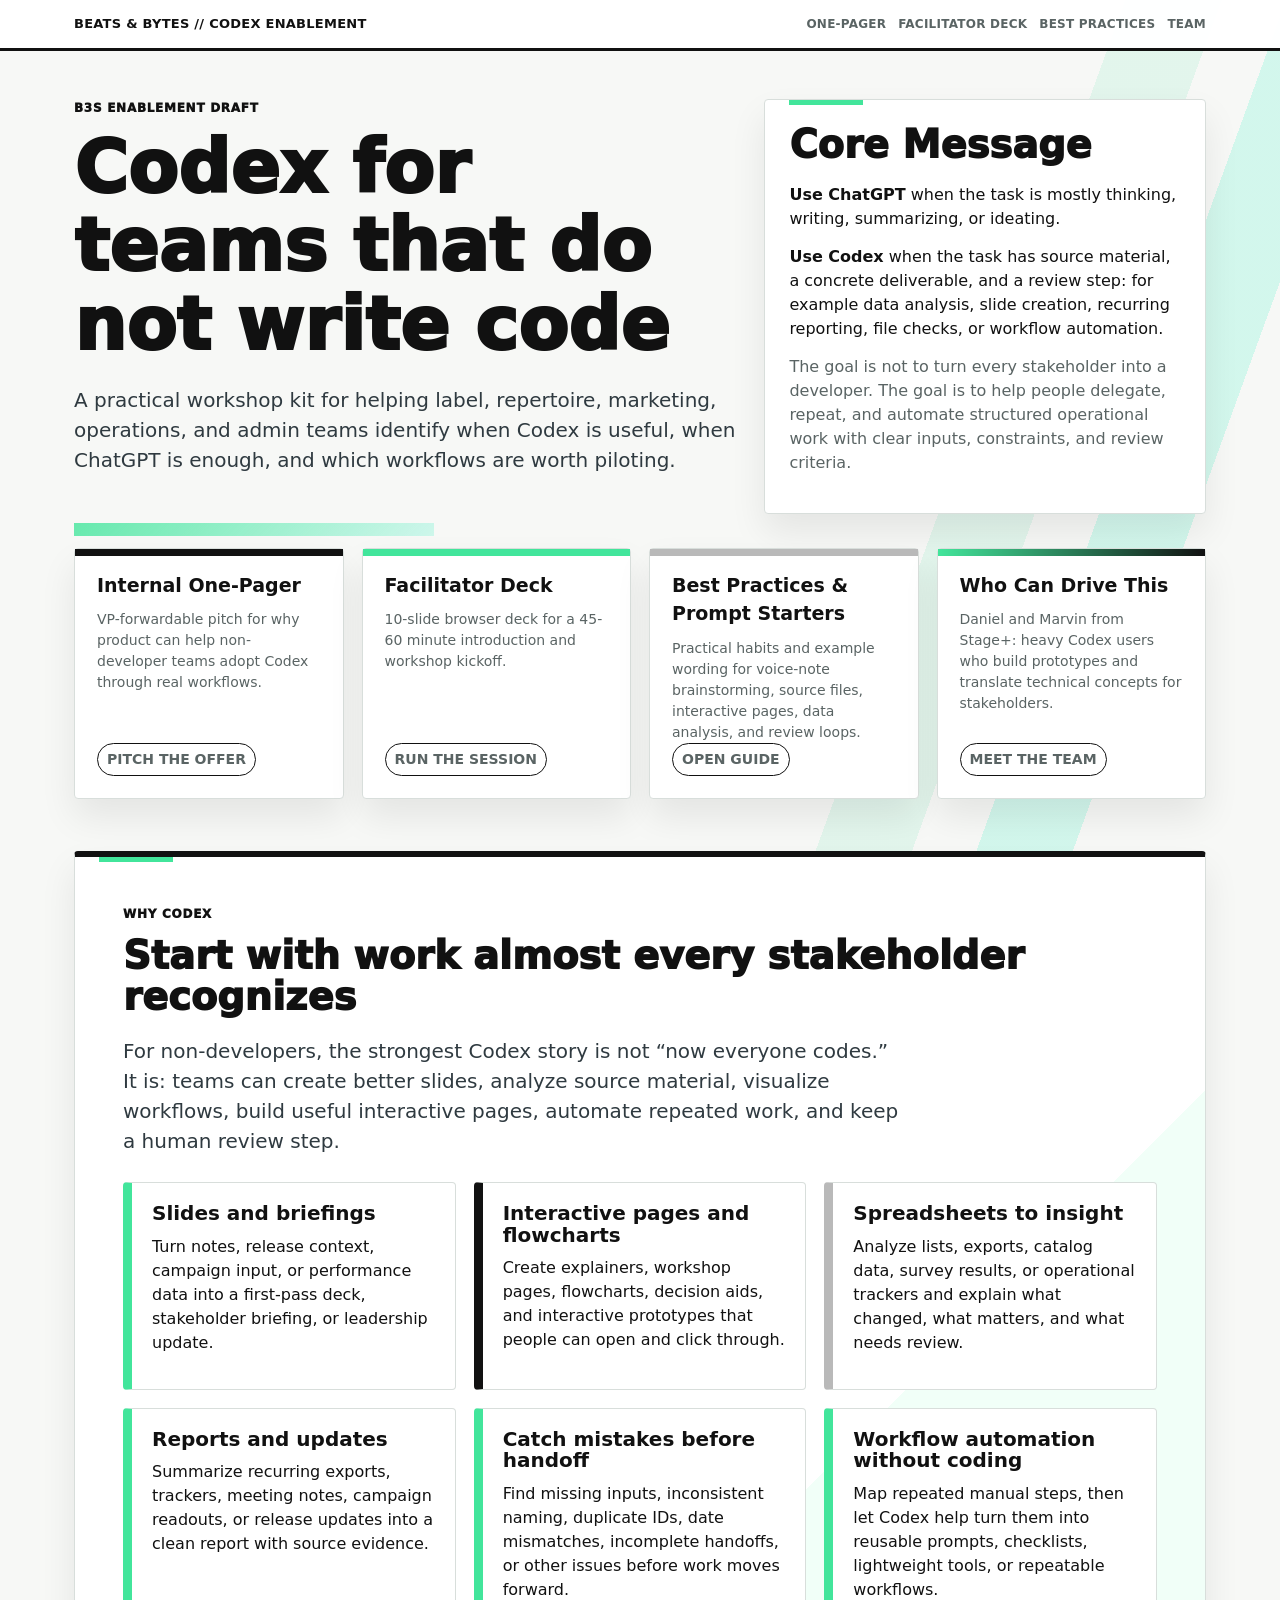
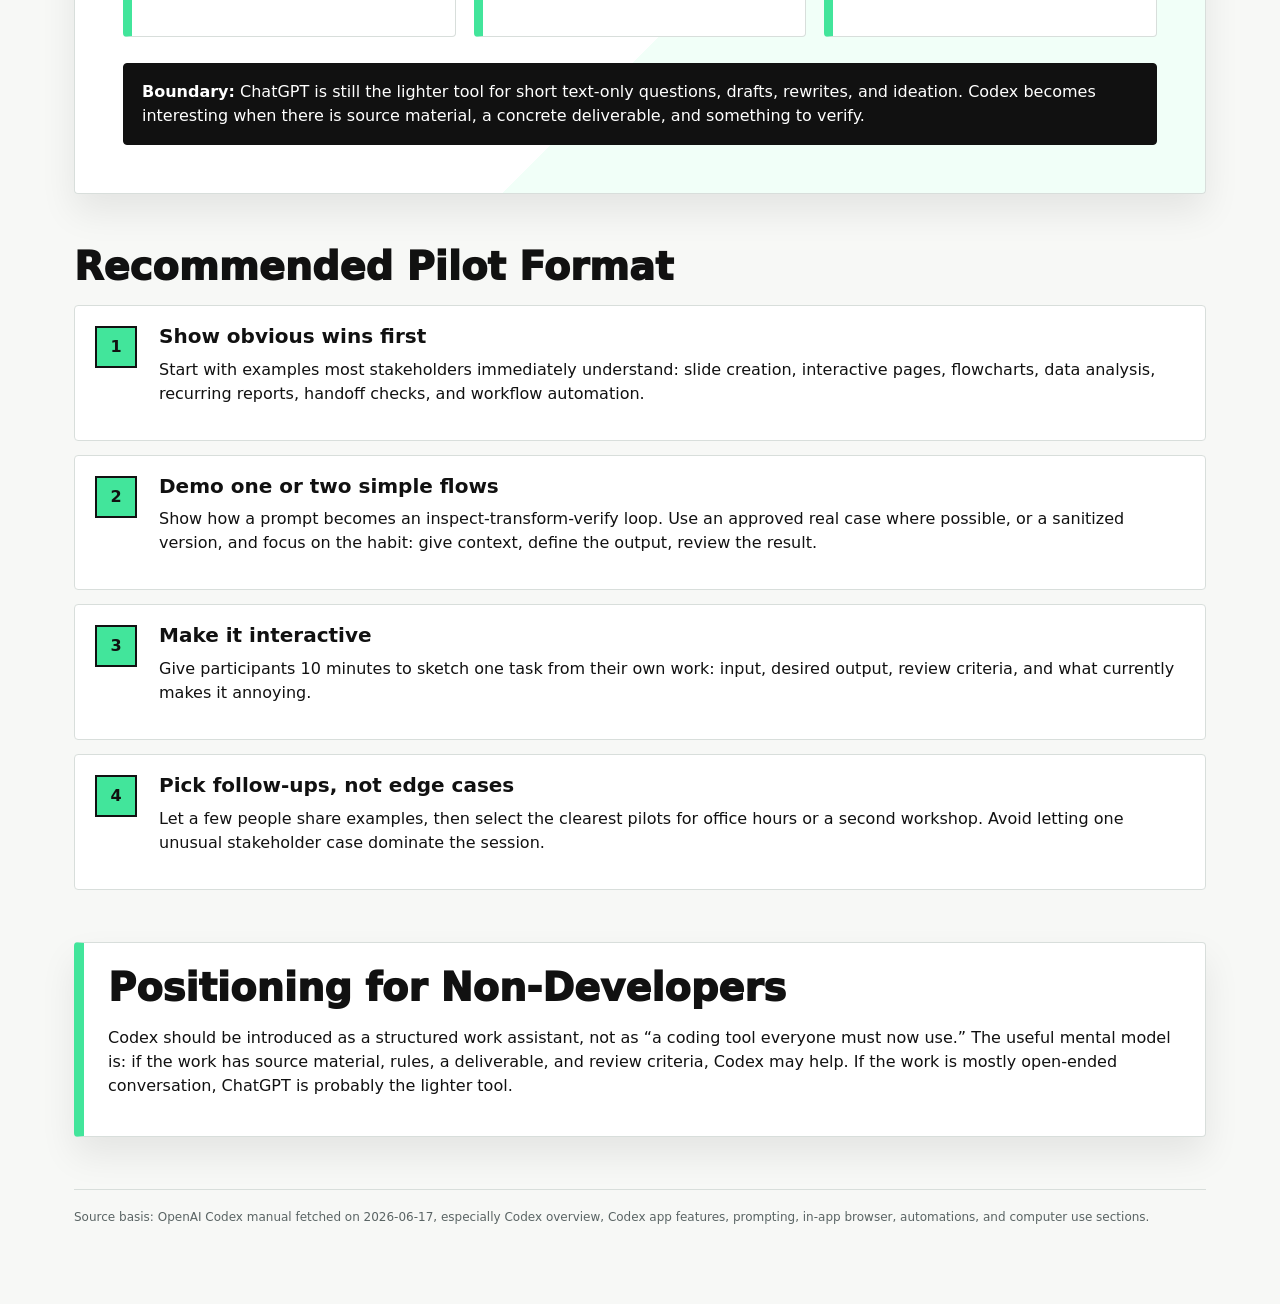
<file: index.html>
<!doctype html>
<html lang="en">
<head>
  <meta charset="utf-8">
  <meta name="viewport" content="width=device-width, initial-scale=1">
  <title>Codex for Non-Developers | Enablement Kit</title>
  <link rel="stylesheet" href="styles.css">
</head>
<body>
  <header class="site-header">
    <nav class="nav">
      <a class="brand" href="index.html">Beats & Bytes // Codex Enablement</a>
      <div class="nav-links" aria-label="Kit pages">
        <a href="codex-one-pager.html">One-Pager</a>
        <a href="facilitator-deck.html">Facilitator Deck</a>
        <a href="codex-best-practices.html">Best Practices</a>
        <a href="who-we-are.html">Team</a>
      </div>
    </nav>
  </header>

  <main class="shell">
    <section class="hero">
      <div>
        <p class="eyebrow">B3S enablement draft</p>
        <h1>Codex for teams that do not write code</h1>
        <p class="lede">A practical workshop kit for helping label, repertoire, marketing, operations, and admin teams identify when Codex is useful, when ChatGPT is enough, and which workflows are worth piloting.</p>
      </div>
      <aside class="panel">
        <h2>Core Message</h2>
        <p><strong>Use ChatGPT</strong> when the task is mostly thinking, writing, summarizing, or ideating.</p>
        <p><strong>Use Codex</strong> when the task has source material, a concrete deliverable, and a review step: for example data analysis, slide creation, recurring reporting, file checks, or workflow automation.</p>
        <p class="quiet">The goal is not to turn every stakeholder into a developer. The goal is to help people delegate, repeat, and automate structured operational work with clear inputs, constraints, and review criteria.</p>
      </aside>
    </section>

    <section class="artifact-grid" aria-label="Kit links">
      <a class="artifact-card" href="codex-one-pager.html">
        <strong>Internal One-Pager</strong>
        <span>VP-forwardable pitch for why product can help non-developer teams adopt Codex through real workflows.</span>
        <span class="tag">Pitch the offer</span>
      </a>
      <a class="artifact-card" href="facilitator-deck.html">
        <strong>Facilitator Deck</strong>
        <span>10-slide browser deck for a 45-60 minute introduction and workshop kickoff.</span>
        <span class="tag">Run the session</span>
      </a>
      <a class="artifact-card" href="codex-best-practices.html">
        <strong>Best Practices & Prompt Starters</strong>
        <span>Practical habits and example wording for voice-note brainstorming, source files, interactive pages, data analysis, and review loops.</span>
        <span class="tag">Open guide</span>
      </a>
      <a class="artifact-card" href="who-we-are.html">
        <strong>Who Can Drive This</strong>
        <span>Daniel and Marvin from Stage+: heavy Codex users who build prototypes and translate technical concepts for stakeholders.</span>
        <span class="tag">Meet the team</span>
      </a>
    </section>

    <section class="section">
      <div class="panel why-codex">
        <p class="eyebrow">Why Codex</p>
        <h2>Start with work almost every stakeholder recognizes</h2>
        <p class="lede">For non-developers, the strongest Codex story is not “now everyone codes.” It is: teams can create better slides, analyze source material, visualize workflows, build useful interactive pages, automate repeated work, and keep a human review step.</p>

        <div class="grid three use-case-grid">
          <div class="use-case">
            <h3>Slides and briefings</h3>
            <p>Turn notes, release context, campaign input, or performance data into a first-pass deck, stakeholder briefing, or leadership update.</p>
          </div>
          <div class="use-case">
            <h3>Interactive pages and flowcharts</h3>
            <p>Create explainers, workshop pages, flowcharts, decision aids, and interactive prototypes that people can open and click through.</p>
          </div>
          <div class="use-case">
            <h3>Spreadsheets to insight</h3>
            <p>Analyze lists, exports, catalog data, survey results, or operational trackers and explain what changed, what matters, and what needs review.</p>
          </div>
          <div class="use-case">
            <h3>Reports and updates</h3>
            <p>Summarize recurring exports, trackers, meeting notes, campaign readouts, or release updates into a clean report with source evidence.</p>
          </div>
          <div class="use-case">
            <h3>Catch mistakes before handoff</h3>
            <p>Find missing inputs, inconsistent naming, duplicate IDs, date mismatches, incomplete handoffs, or other issues before work moves forward.</p>
          </div>
          <div class="use-case">
            <h3>Workflow automation without coding</h3>
            <p>Map repeated manual steps, then let Codex help turn them into reusable prompts, checklists, lightweight tools, or repeatable workflows.</p>
          </div>
        </div>

        <div class="chatgpt-note">
          <strong>Boundary:</strong> ChatGPT is still the lighter tool for short text-only questions, drafts, rewrites, and ideation. Codex becomes interesting when there is source material, a concrete deliverable, and something to verify.
        </div>
      </div>
    </section>

    <section class="section">
      <h2>Recommended Pilot Format</h2>
      <div class="timeline">
        <div class="timeline-step">
          <div>
            <h3>Show obvious wins first</h3>
            <p>Start with examples most stakeholders immediately understand: slide creation, interactive pages, flowcharts, data analysis, recurring reports, handoff checks, and workflow automation.</p>
          </div>
        </div>
        <div class="timeline-step">
          <div>
            <h3>Demo one or two simple flows</h3>
            <p>Show how a prompt becomes an inspect-transform-verify loop. Use an approved real case where possible, or a sanitized version, and focus on the habit: give context, define the output, review the result.</p>
          </div>
        </div>
        <div class="timeline-step">
          <div>
            <h3>Make it interactive</h3>
            <p>Give participants 10 minutes to sketch one task from their own work: input, desired output, review criteria, and what currently makes it annoying.</p>
          </div>
        </div>
        <div class="timeline-step">
          <div>
            <h3>Pick follow-ups, not edge cases</h3>
            <p>Let a few people share examples, then select the clearest pilots for office hours or a second workshop. Avoid letting one unusual stakeholder case dominate the session.</p>
          </div>
        </div>
      </div>
    </section>

    <section class="section callout">
      <h2>Positioning for Non-Developers</h2>
      <p>Codex should be introduced as a structured work assistant, not as “a coding tool everyone must now use.” The useful mental model is: if the work has source material, rules, a deliverable, and review criteria, Codex may help. If the work is mostly open-ended conversation, ChatGPT is probably the lighter tool.</p>
    </section>

    <footer class="source-note">
      <p>Source basis: OpenAI Codex manual fetched on 2026-06-17, especially Codex overview, Codex app features, prompting, in-app browser, automations, and computer use sections.</p>
    </footer>
  </main>
</body>
</html>
</file>
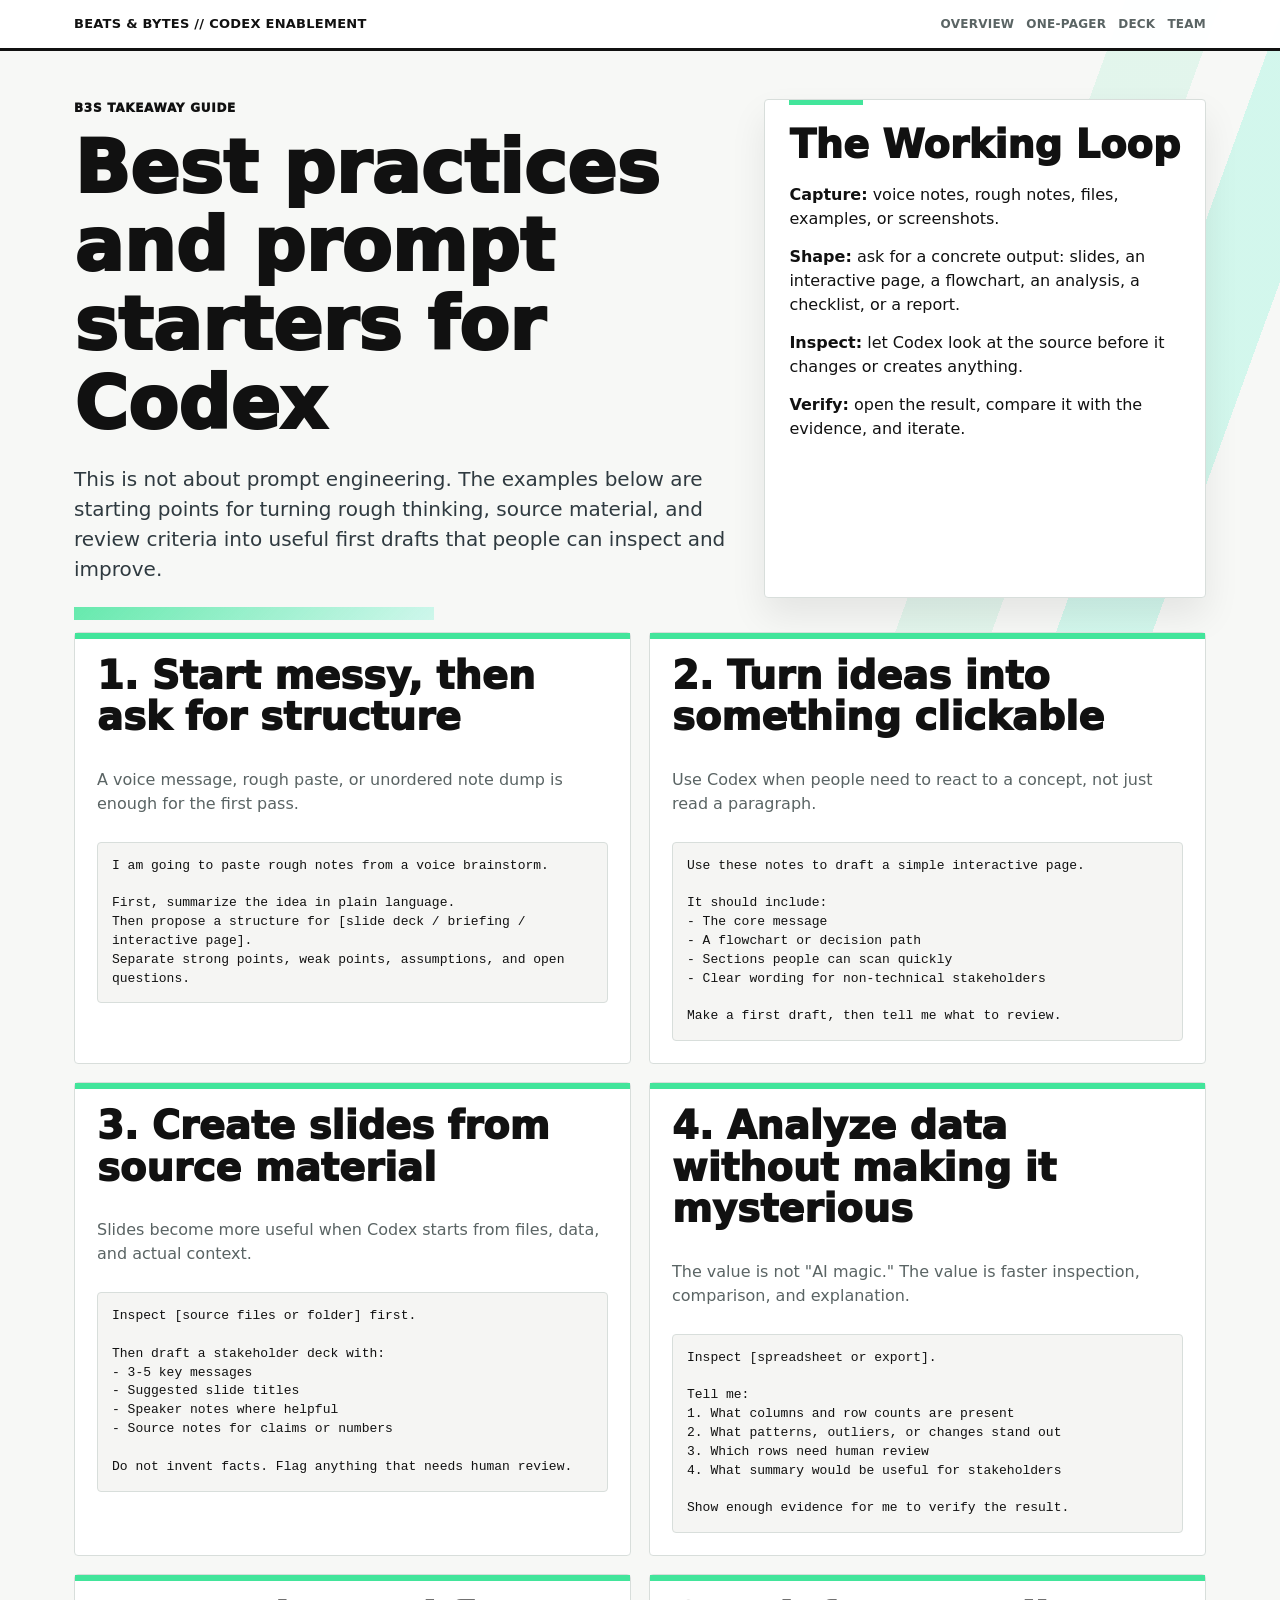
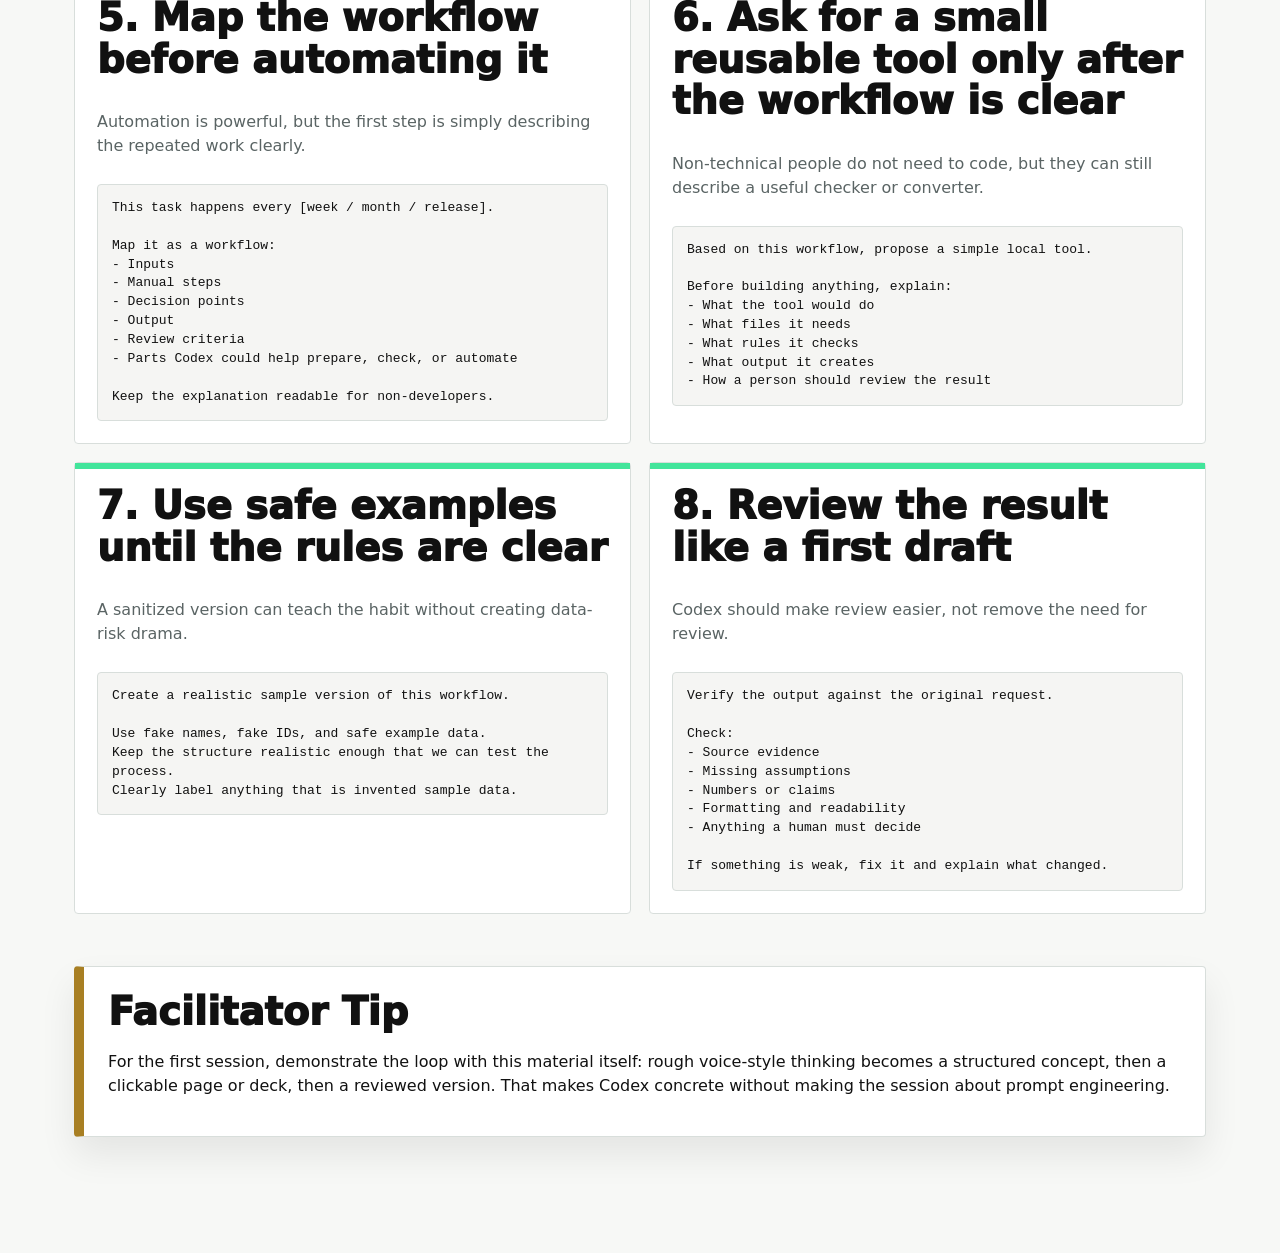
<file: codex-best-practices.html>
<!doctype html>
<html lang="en">
<head>
  <meta charset="utf-8">
  <meta name="viewport" content="width=device-width, initial-scale=1">
  <title>Best Practices and Prompt Starters | Codex for Non-Developers</title>
  <link rel="stylesheet" href="styles.css">
</head>
<body>
  <header class="site-header">
    <nav class="nav">
      <a class="brand" href="index.html">Beats & Bytes // Codex Enablement</a>
      <div class="nav-links">
        <a href="index.html">Overview</a>
        <a href="codex-one-pager.html">One-Pager</a>
        <a href="facilitator-deck.html">Deck</a>
        <a href="who-we-are.html">Team</a>
      </div>
    </nav>
  </header>

  <main class="shell">
    <section class="hero">
      <div>
        <p class="eyebrow">B3S takeaway guide</p>
        <h1>Best practices and prompt starters for Codex</h1>
        <p class="lede">This is not about prompt engineering. The examples below are starting points for turning rough thinking, source material, and review criteria into useful first drafts that people can inspect and improve.</p>
      </div>
      <aside class="panel">
        <h2>The Working Loop</h2>
        <p><strong>Capture:</strong> voice notes, rough notes, files, examples, or screenshots.</p>
        <p><strong>Shape:</strong> ask for a concrete output: slides, an interactive page, a flowchart, an analysis, a checklist, or a report.</p>
        <p><strong>Inspect:</strong> let Codex look at the source before it changes or creates anything.</p>
        <p><strong>Verify:</strong> open the result, compare it with the evidence, and iterate.</p>
      </aside>
    </section>

    <section class="practice-grid">
      <article class="practice-card">
        <h2>1. Start messy, then ask for structure</h2>
        <p class="quiet">A voice message, rough paste, or unordered note dump is enough for the first pass.</p>
        <code>I am going to paste rough notes from a voice brainstorm.

First, summarize the idea in plain language.
Then propose a structure for [slide deck / briefing / interactive page].
Separate strong points, weak points, assumptions, and open questions.</code>
      </article>

      <article class="practice-card">
        <h2>2. Turn ideas into something clickable</h2>
        <p class="quiet">Use Codex when people need to react to a concept, not just read a paragraph.</p>
        <code>Use these notes to draft a simple interactive page.

It should include:
- The core message
- A flowchart or decision path
- Sections people can scan quickly
- Clear wording for non-technical stakeholders

Make a first draft, then tell me what to review.</code>
      </article>

      <article class="practice-card">
        <h2>3. Create slides from source material</h2>
        <p class="quiet">Slides become more useful when Codex starts from files, data, and actual context.</p>
        <code>Inspect [source files or folder] first.

Then draft a stakeholder deck with:
- 3-5 key messages
- Suggested slide titles
- Speaker notes where helpful
- Source notes for claims or numbers

Do not invent facts. Flag anything that needs human review.</code>
      </article>

      <article class="practice-card">
        <h2>4. Analyze data without making it mysterious</h2>
        <p class="quiet">The value is not "AI magic." The value is faster inspection, comparison, and explanation.</p>
        <code>Inspect [spreadsheet or export].

Tell me:
1. What columns and row counts are present
2. What patterns, outliers, or changes stand out
3. Which rows need human review
4. What summary would be useful for stakeholders

Show enough evidence for me to verify the result.</code>
      </article>

      <article class="practice-card">
        <h2>5. Map the workflow before automating it</h2>
        <p class="quiet">Automation is powerful, but the first step is simply describing the repeated work clearly.</p>
        <code>This task happens every [week / month / release].

Map it as a workflow:
- Inputs
- Manual steps
- Decision points
- Output
- Review criteria
- Parts Codex could help prepare, check, or automate

Keep the explanation readable for non-developers.</code>
      </article>

      <article class="practice-card">
        <h2>6. Ask for a small reusable tool only after the workflow is clear</h2>
        <p class="quiet">Non-technical people do not need to code, but they can still describe a useful checker or converter.</p>
        <code>Based on this workflow, propose a simple local tool.

Before building anything, explain:
- What the tool would do
- What files it needs
- What rules it checks
- What output it creates
- How a person should review the result</code>
      </article>

      <article class="practice-card">
        <h2>7. Use safe examples until the rules are clear</h2>
        <p class="quiet">A sanitized version can teach the habit without creating data-risk drama.</p>
        <code>Create a realistic sample version of this workflow.

Use fake names, fake IDs, and safe example data.
Keep the structure realistic enough that we can test the process.
Clearly label anything that is invented sample data.</code>
      </article>

      <article class="practice-card">
        <h2>8. Review the result like a first draft</h2>
        <p class="quiet">Codex should make review easier, not remove the need for review.</p>
        <code>Verify the output against the original request.

Check:
- Source evidence
- Missing assumptions
- Numbers or claims
- Formatting and readability
- Anything a human must decide

If something is weak, fix it and explain what changed.</code>
      </article>
    </section>

    <section class="section callout gold">
      <h2>Facilitator Tip</h2>
      <p>For the first session, demonstrate the loop with this material itself: rough voice-style thinking becomes a structured concept, then a clickable page or deck, then a reviewed version. That makes Codex concrete without making the session about prompt engineering.</p>
    </section>
  </main>
</body>
</html>
</file>
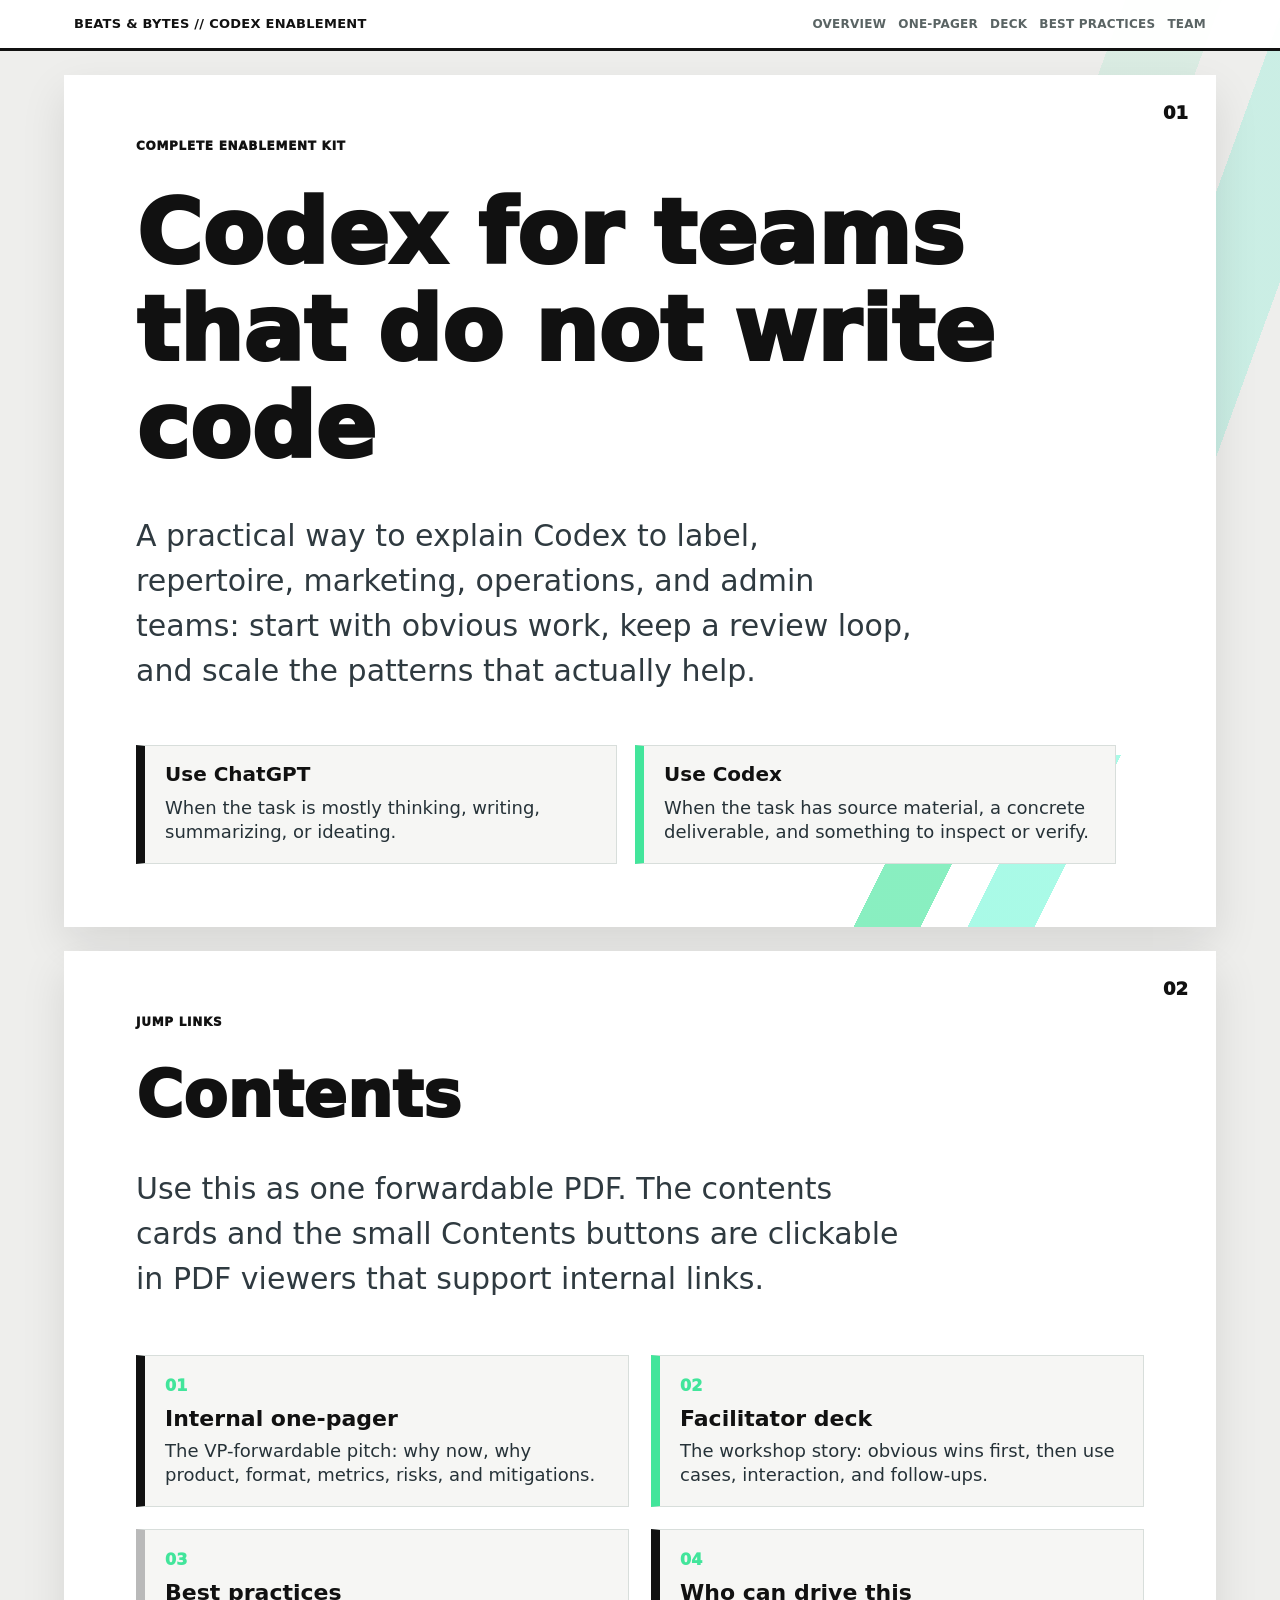
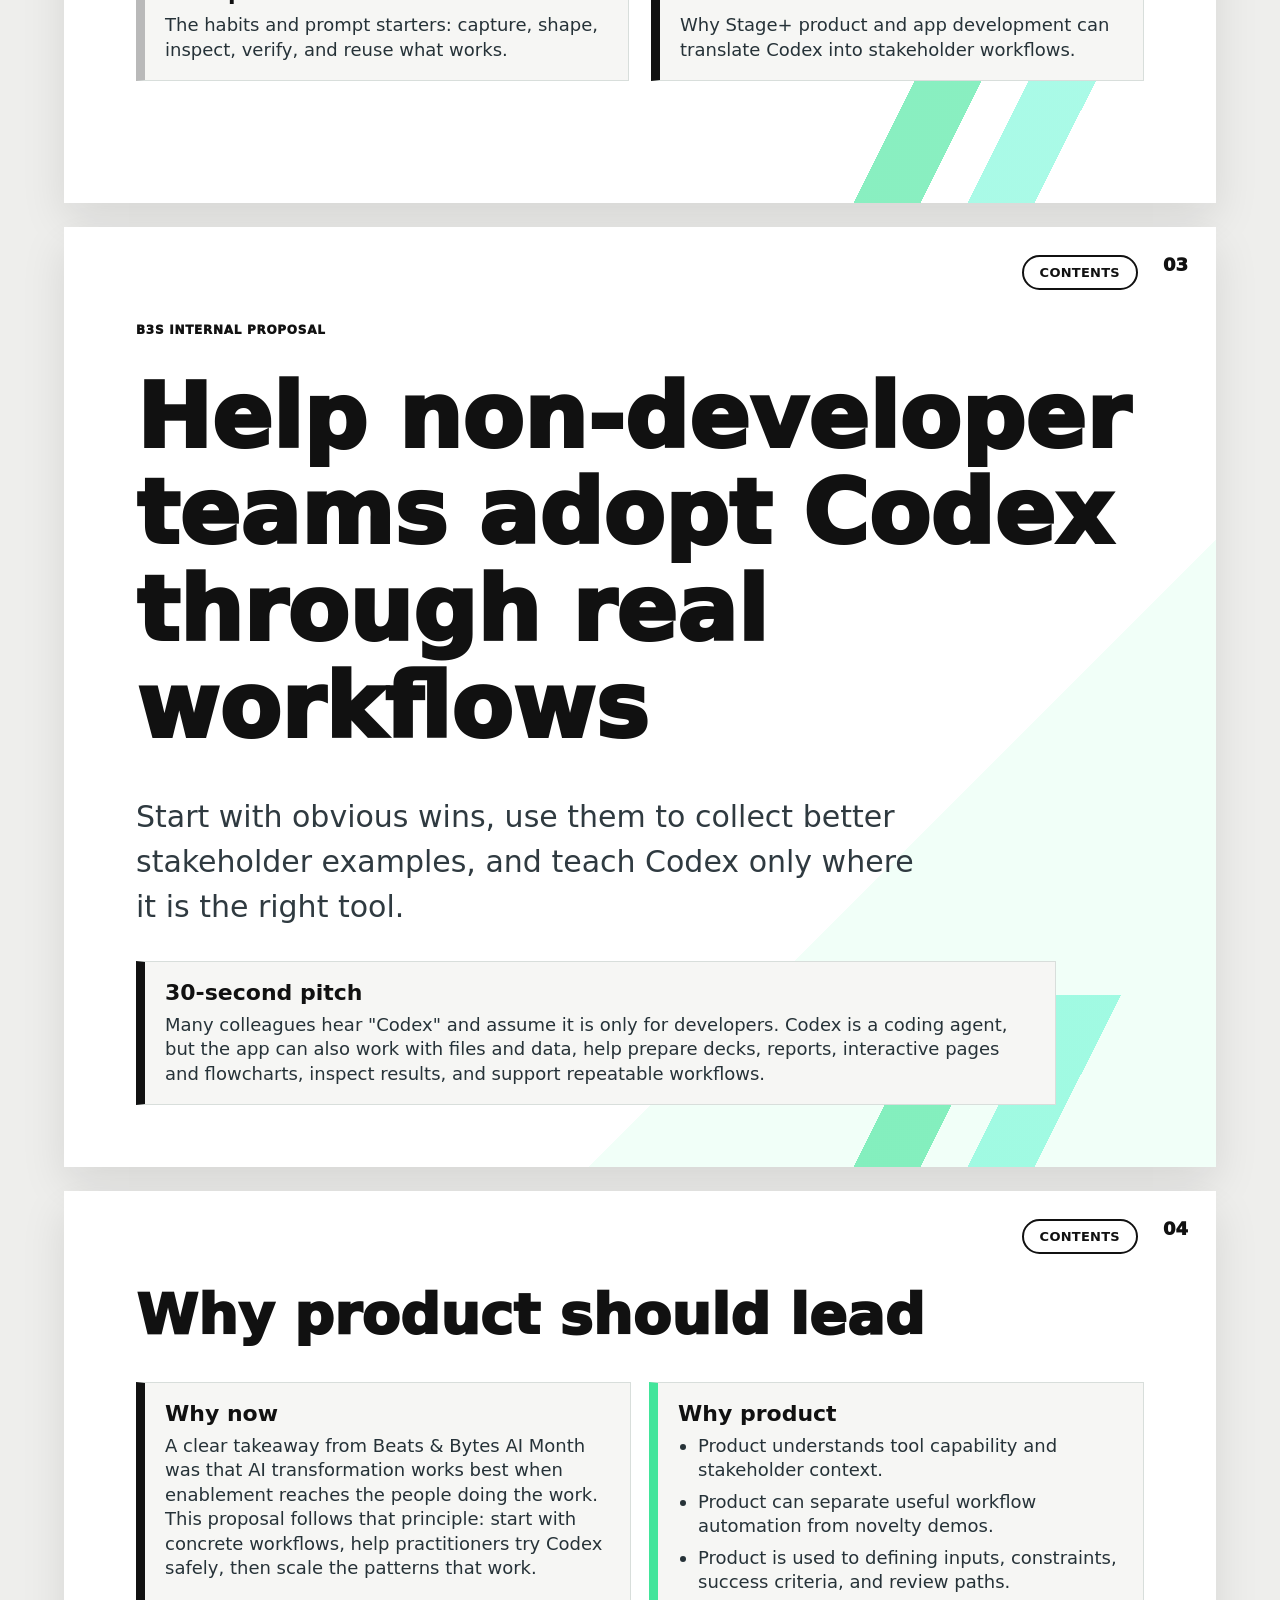
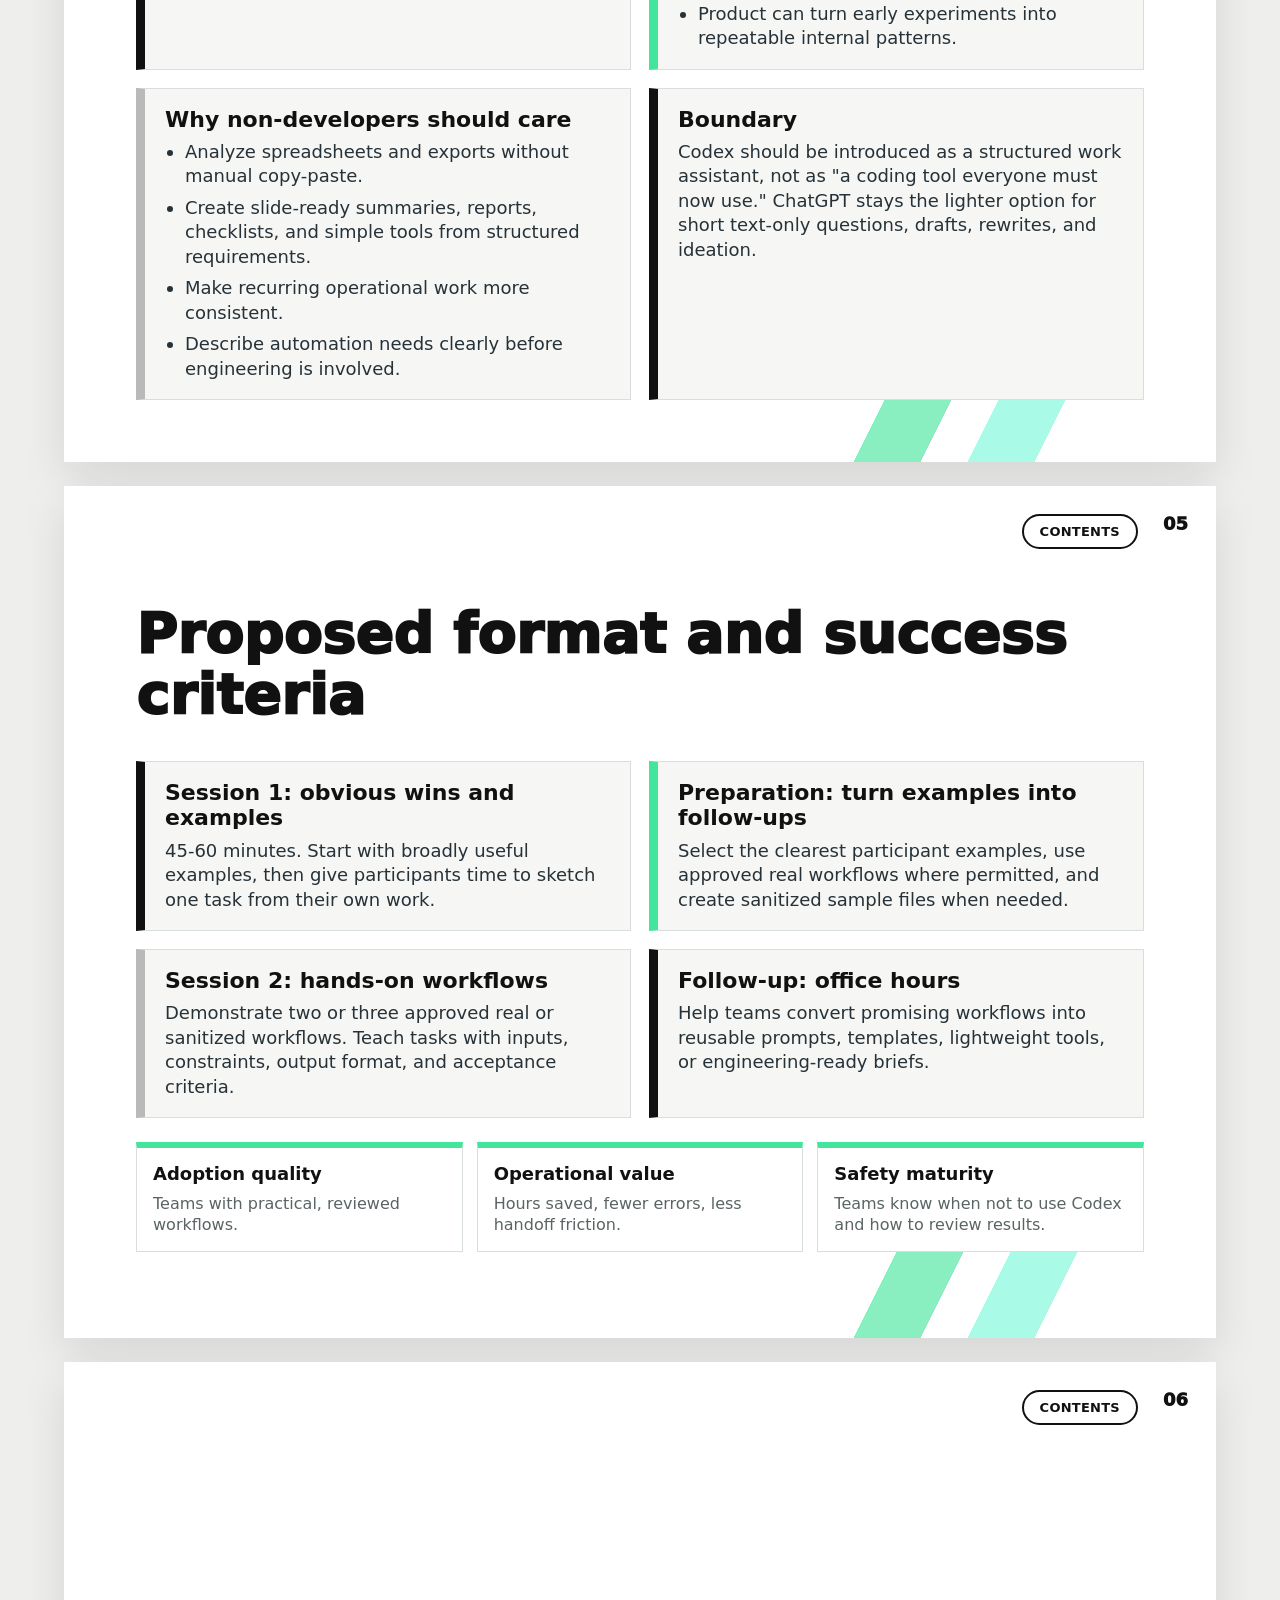
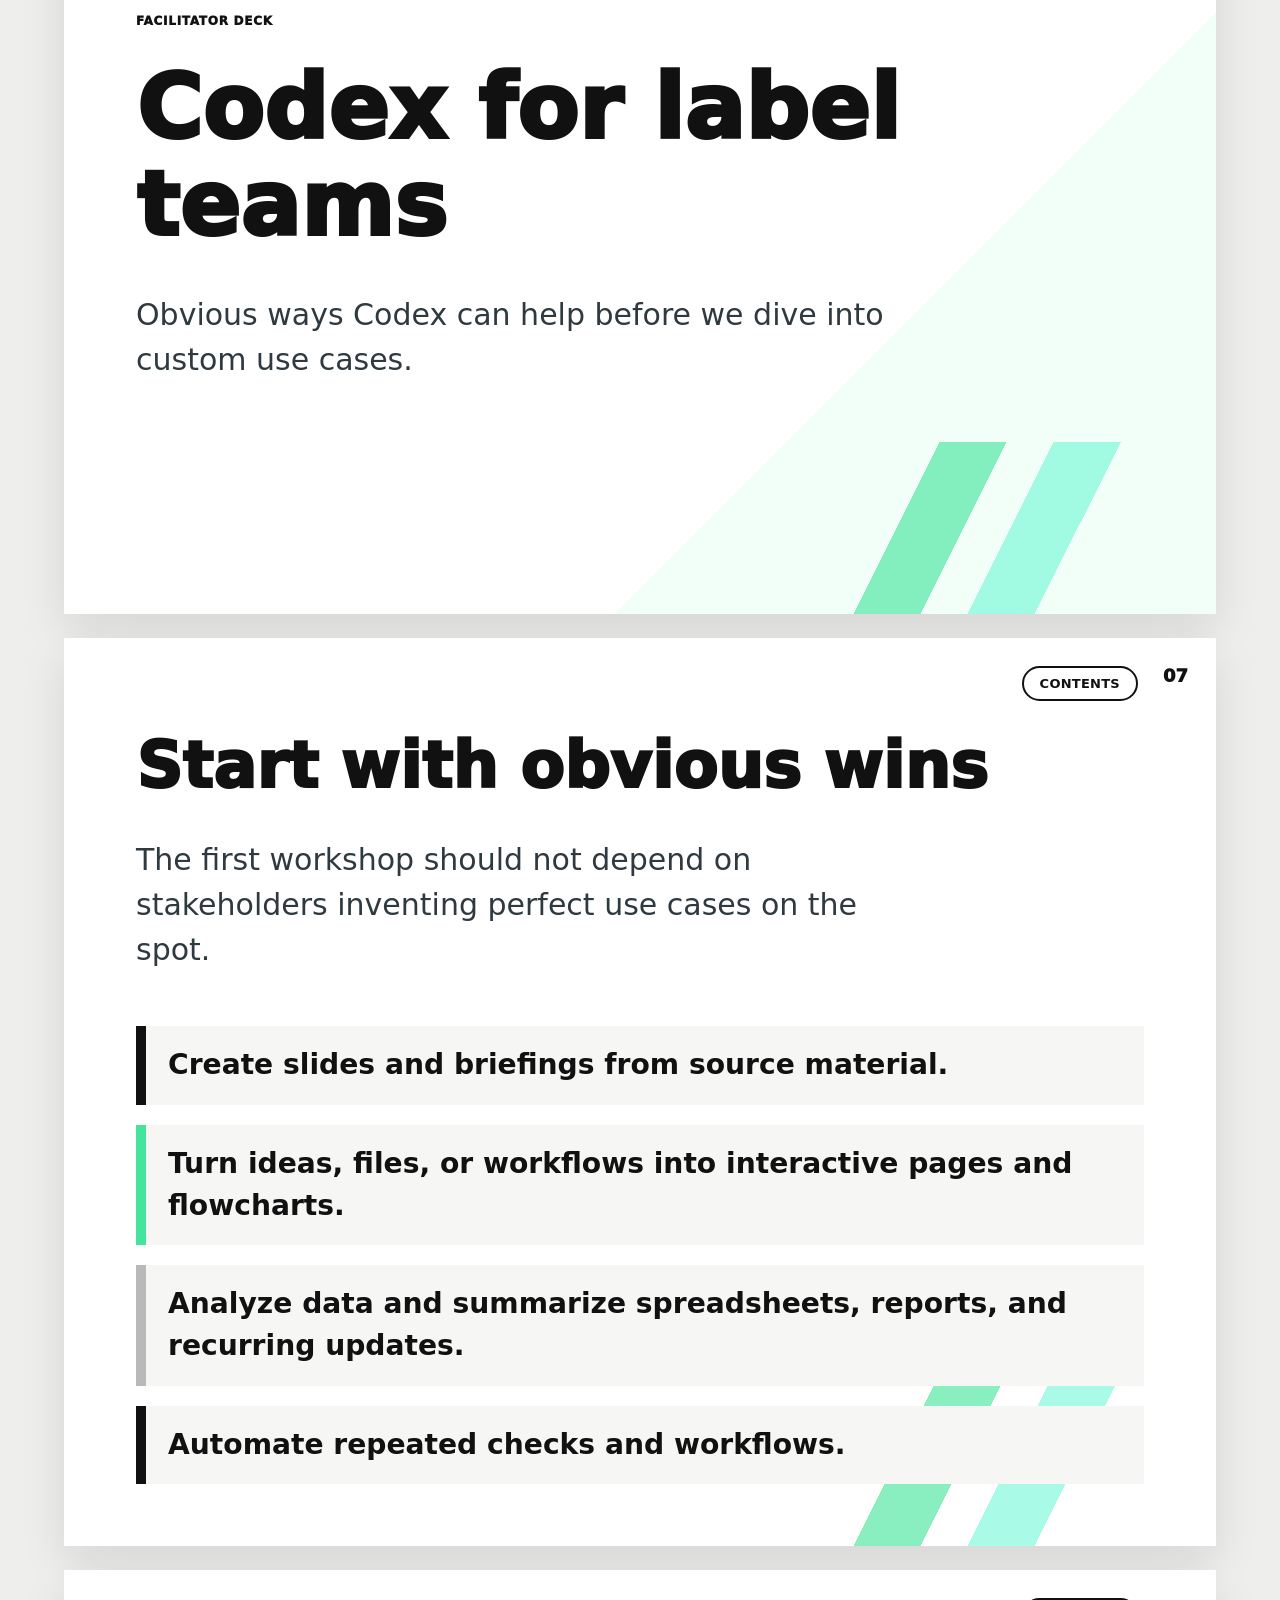
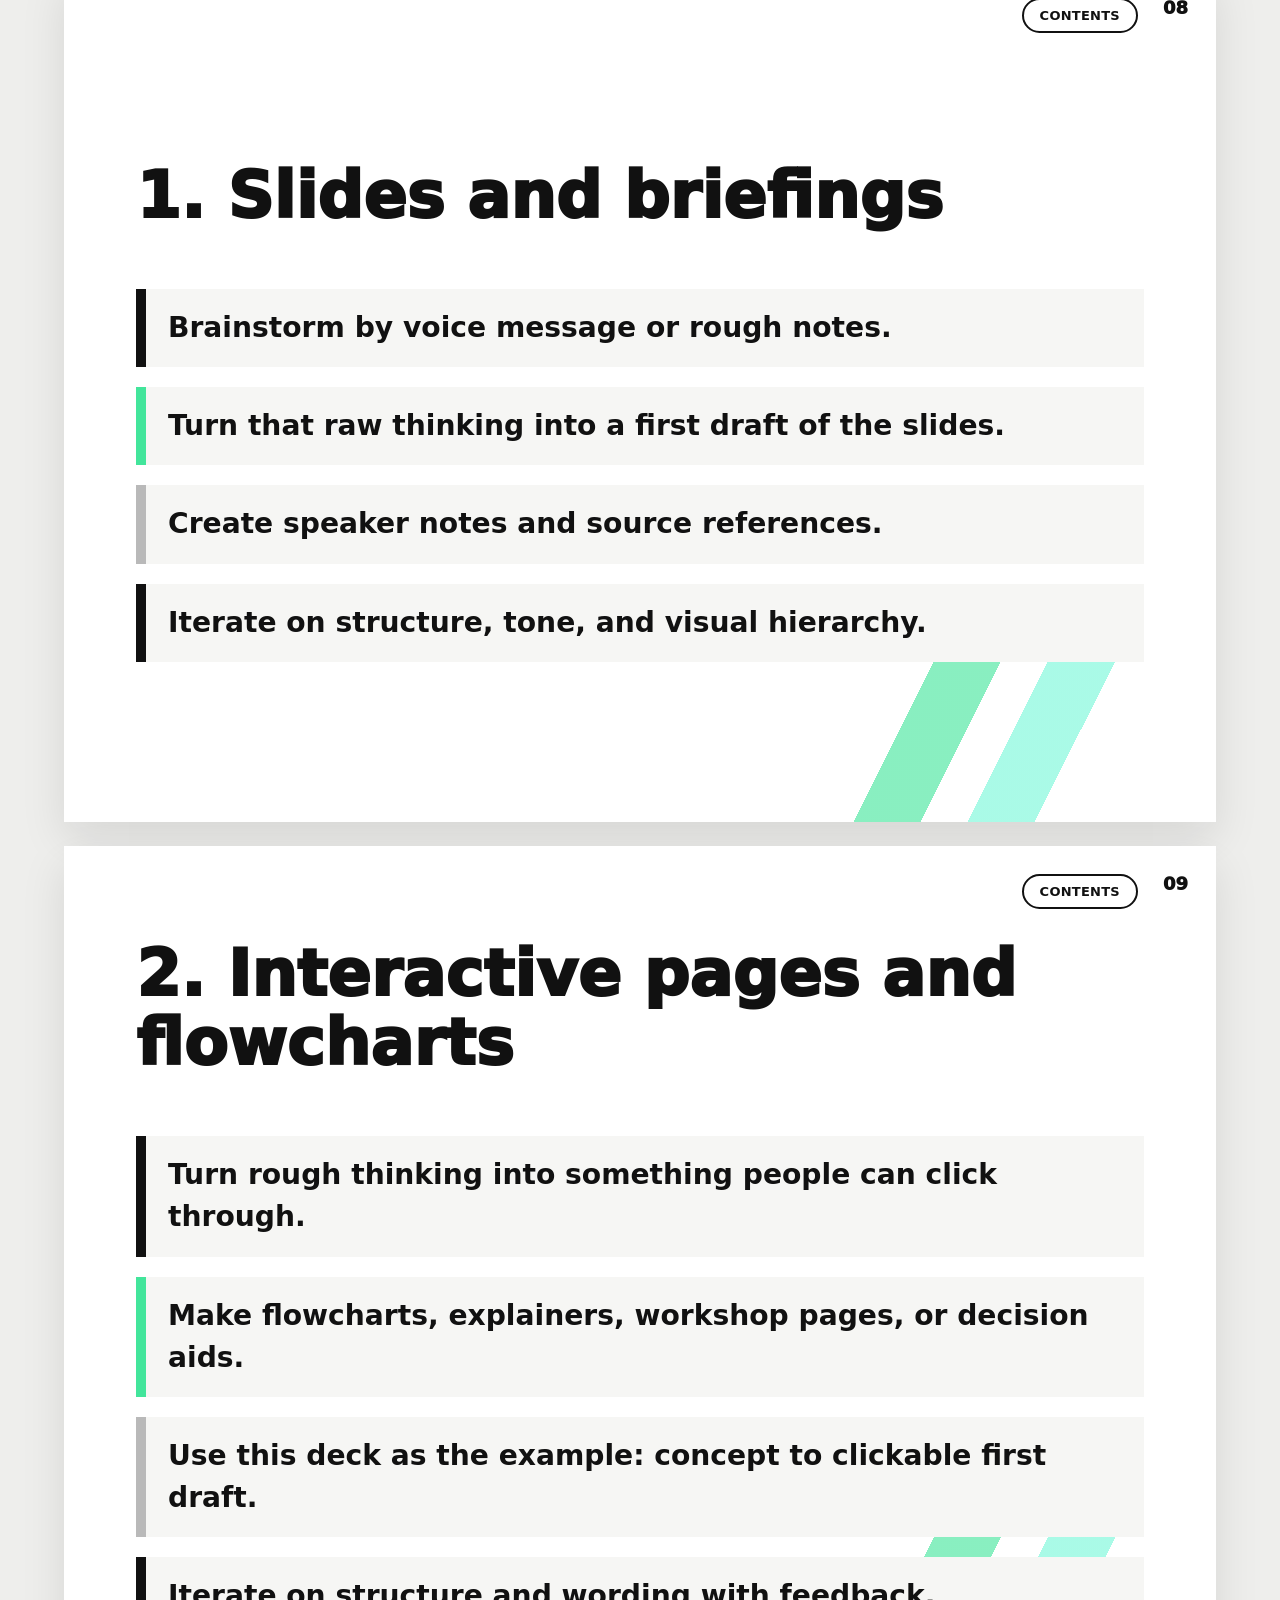
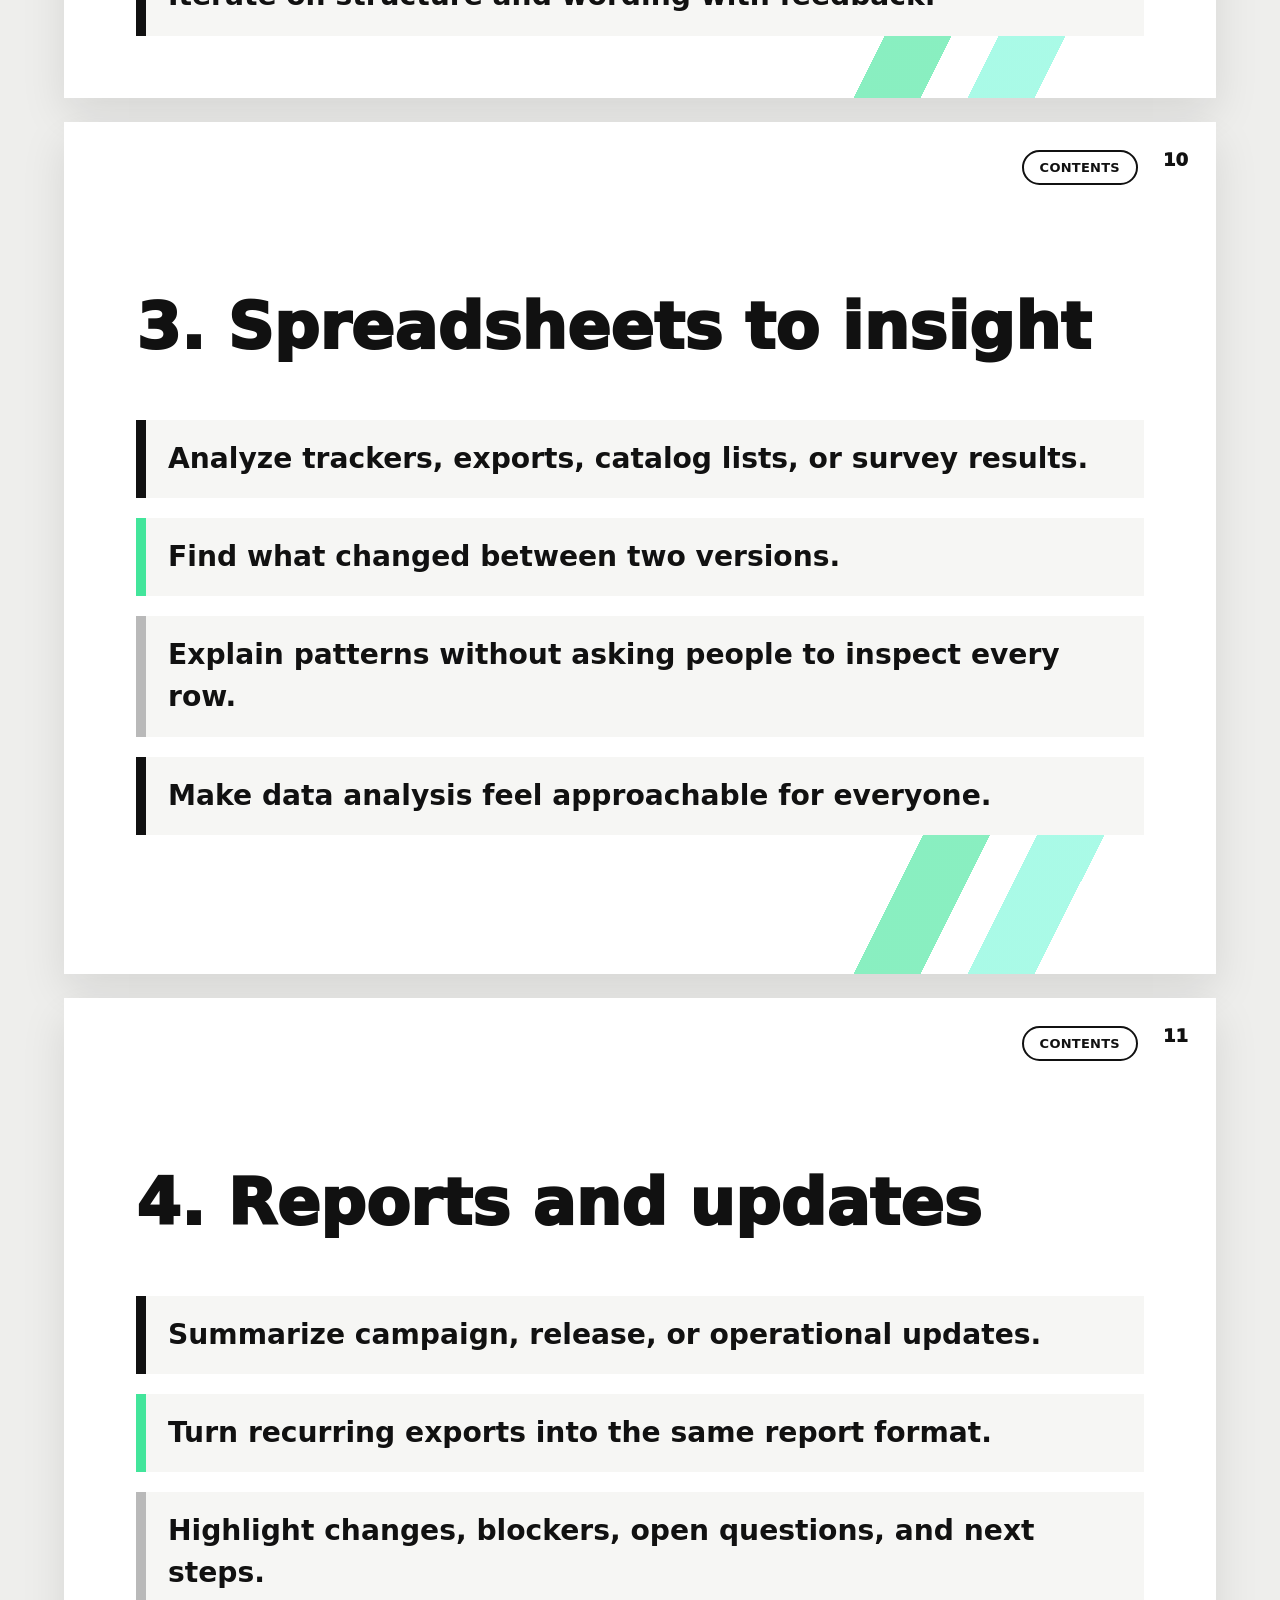
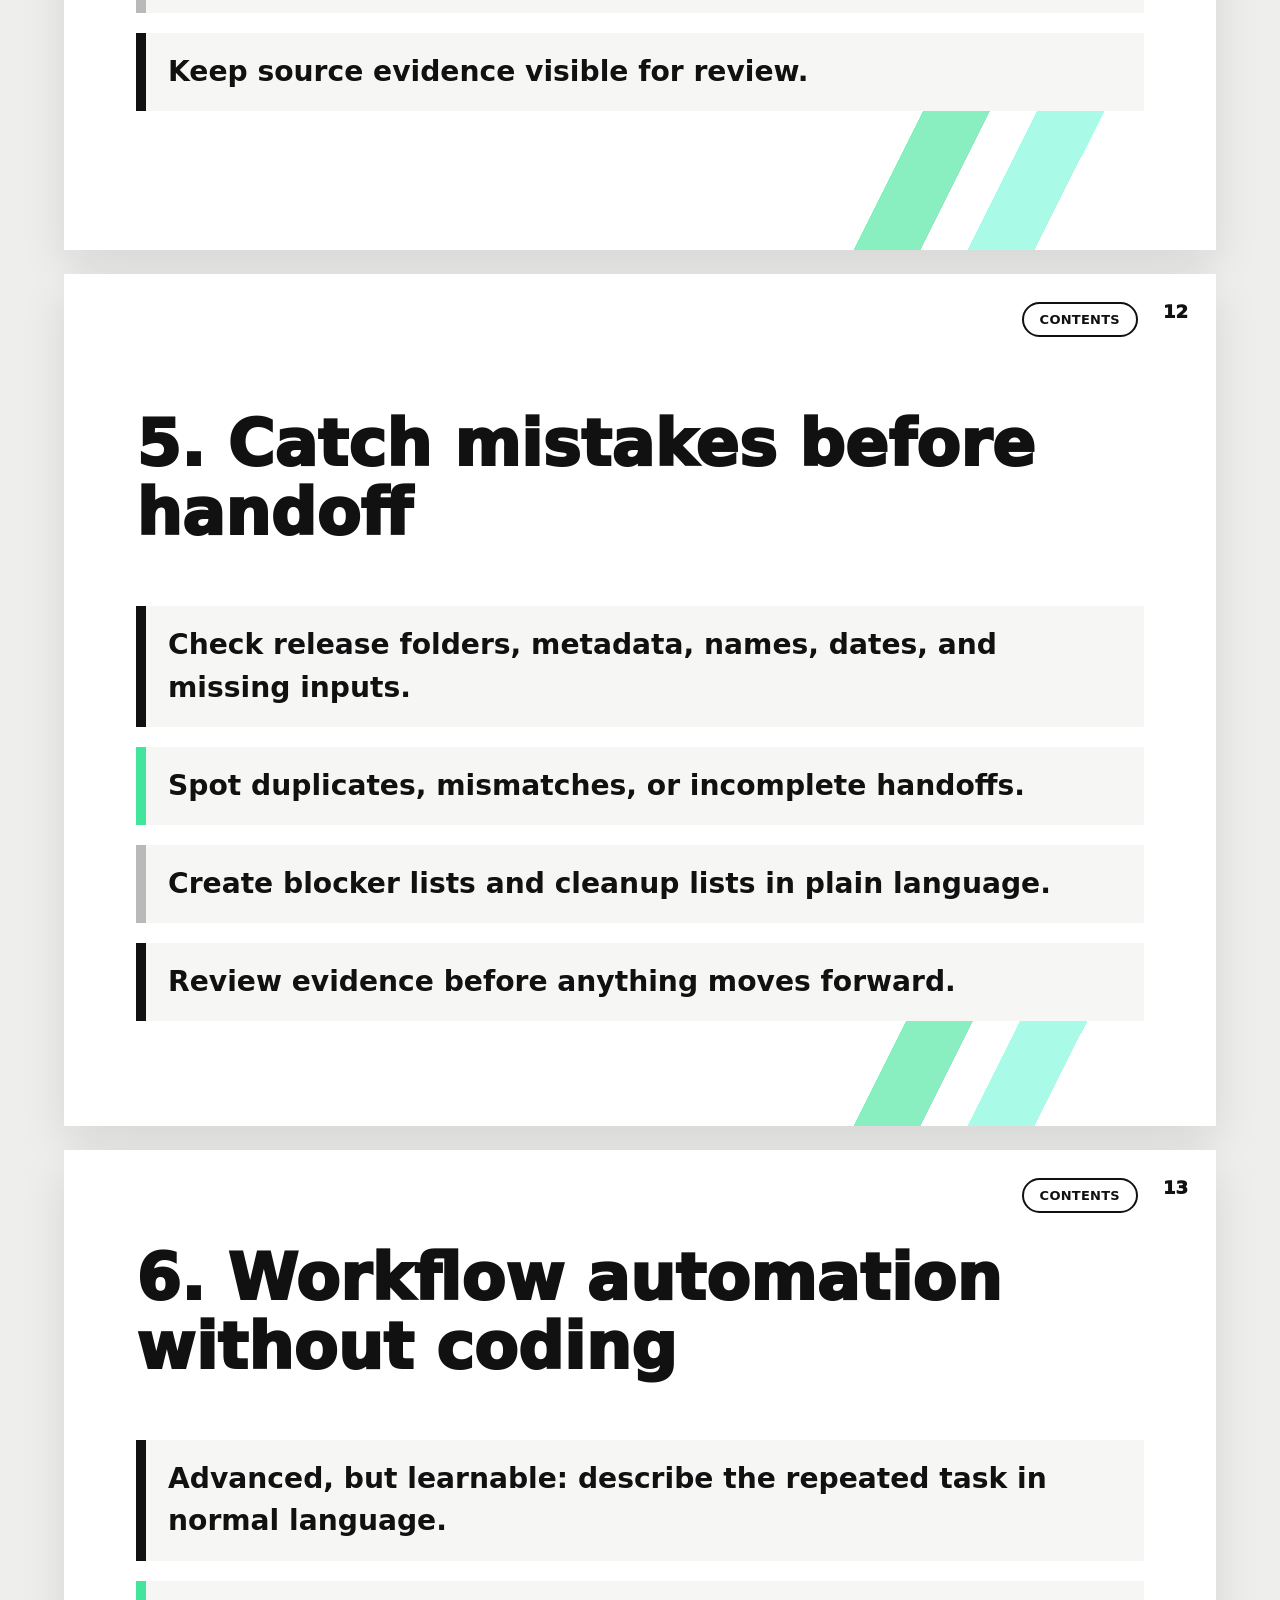
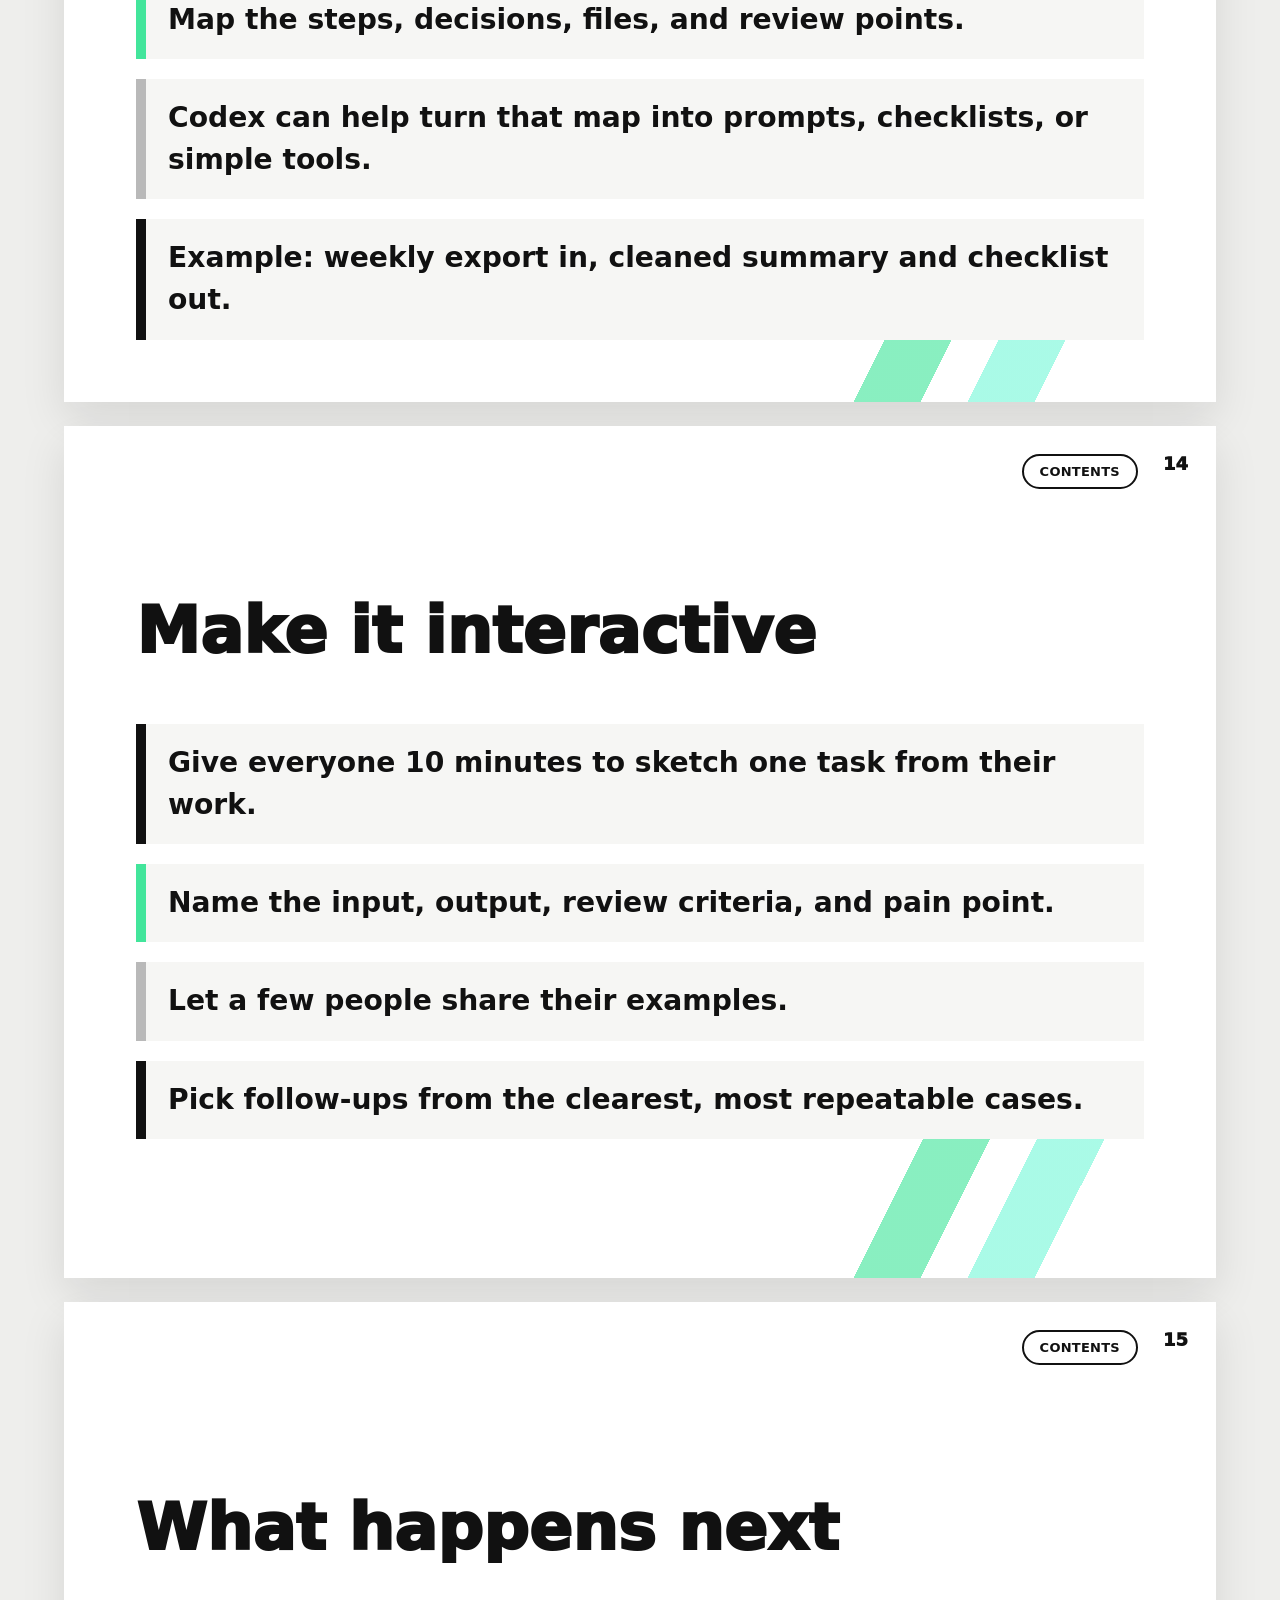
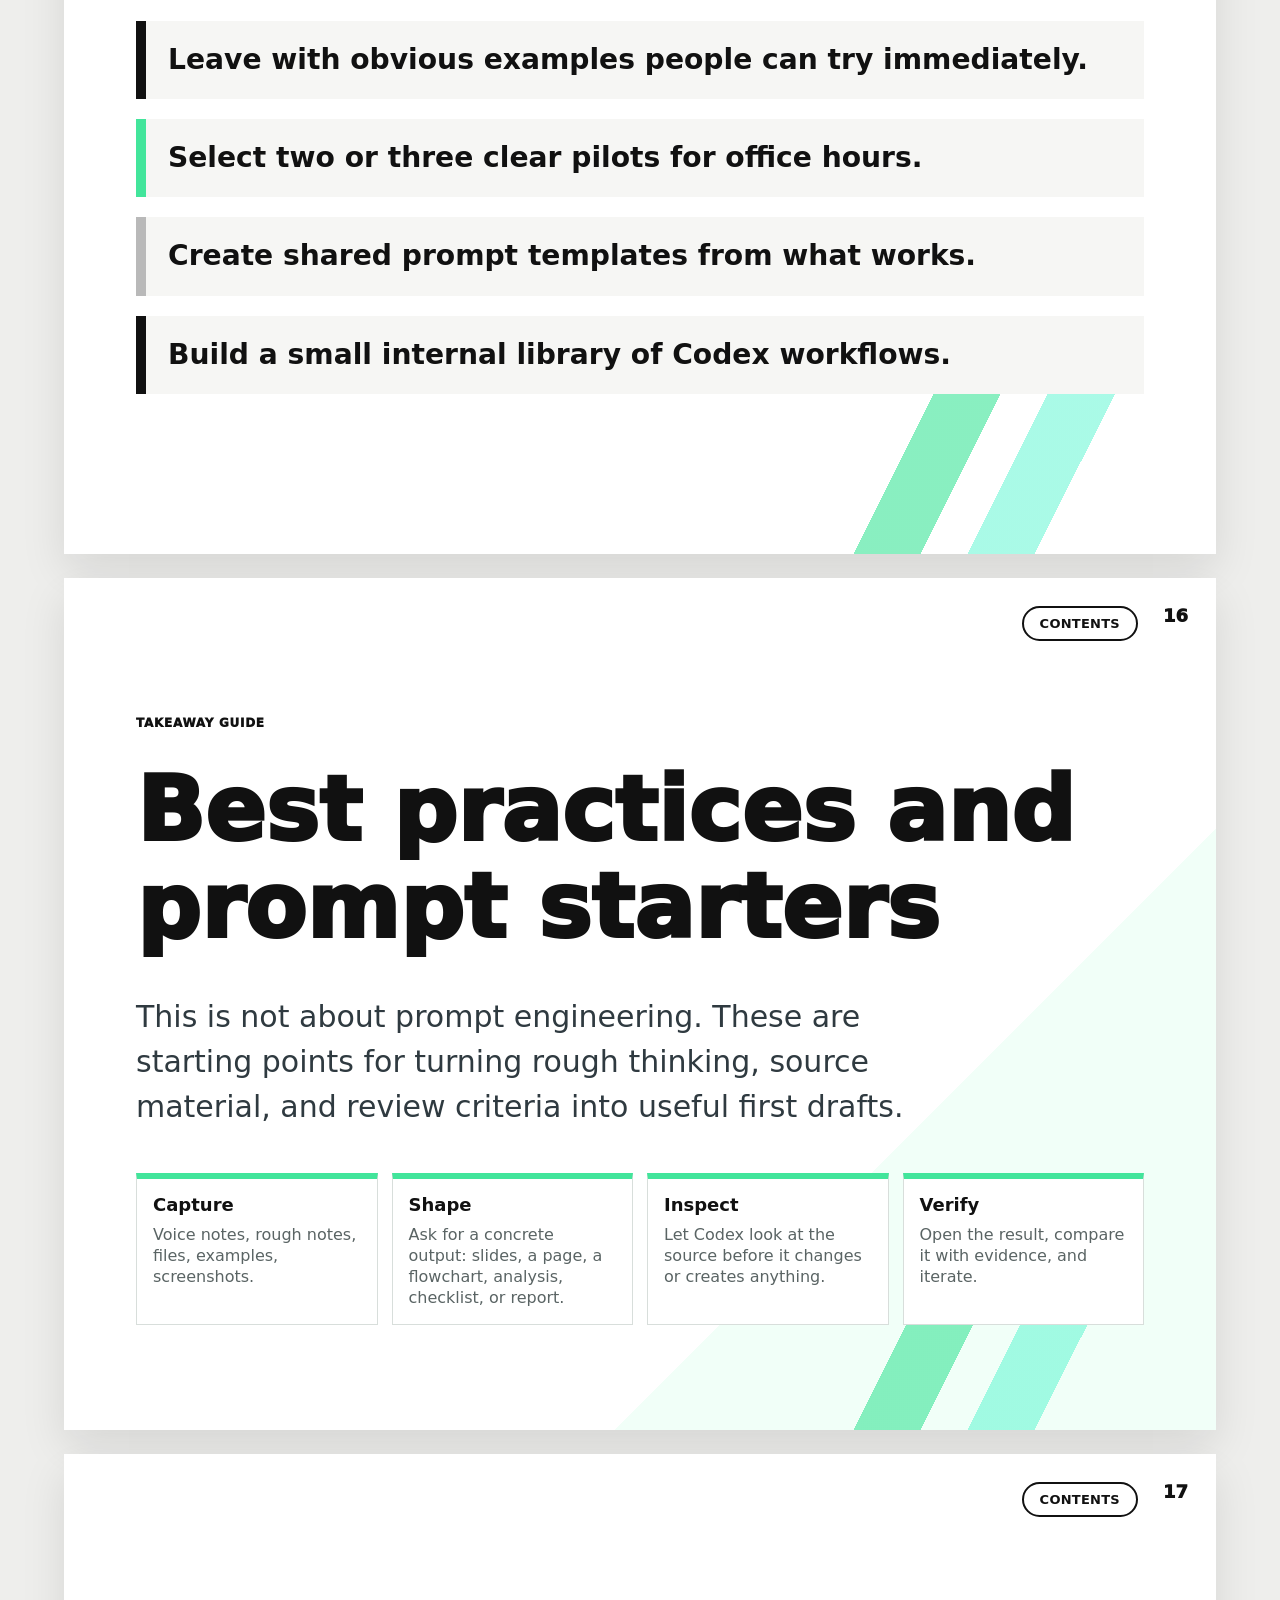
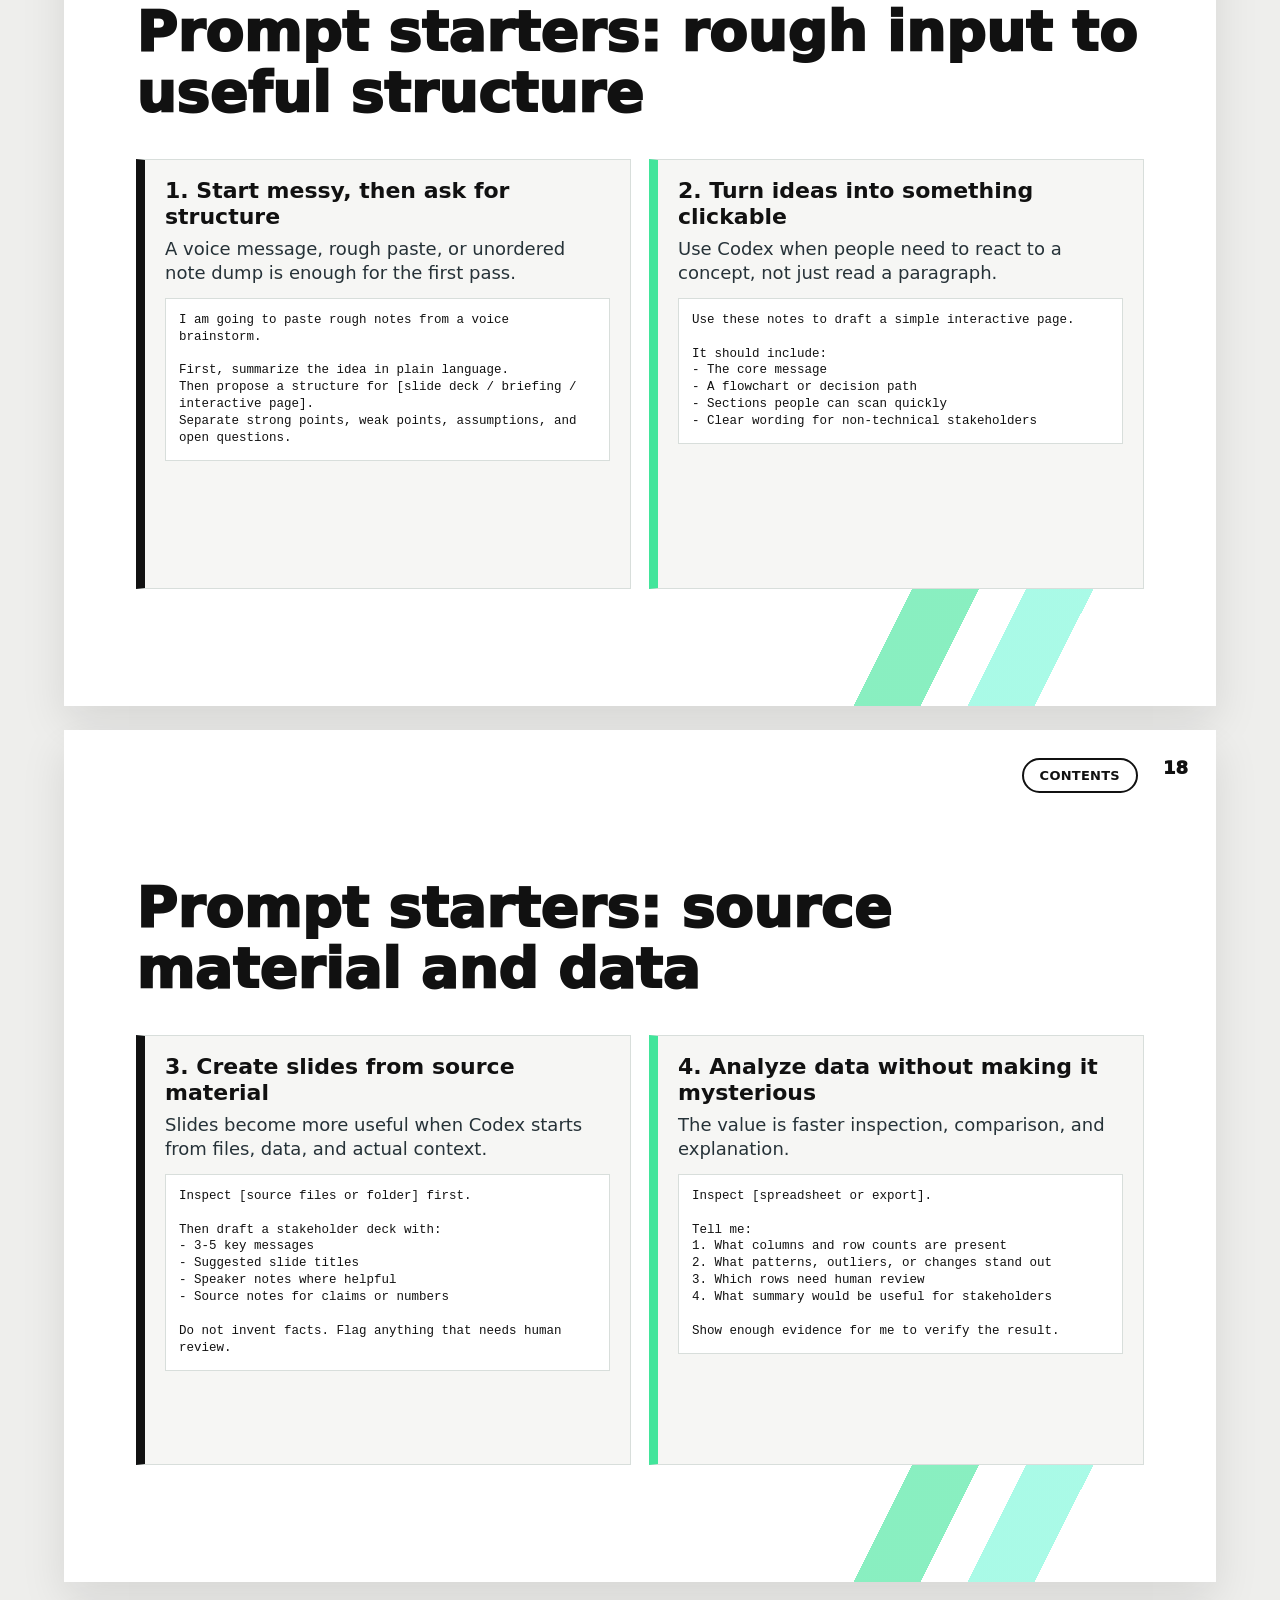
<file: codex-complete-kit.html>
<!doctype html>
<html lang="en">
<head>
  <meta charset="utf-8">
  <meta name="viewport" content="width=device-width, initial-scale=1">
  <title>Complete PDF Kit | Codex for Non-Developers</title>
  <link rel="stylesheet" href="styles.css">
</head>
<body class="deck-body complete-kit-body">
  <header class="site-header">
    <nav class="nav">
      <a class="brand" href="index.html">Beats & Bytes // Codex Enablement</a>
      <div class="nav-links">
        <a href="index.html">Overview</a>
        <a href="codex-one-pager.html">One-Pager</a>
        <a href="facilitator-deck.html">Deck</a>
        <a href="codex-best-practices.html">Best Practices</a>
        <a href="who-we-are.html">Team</a>
      </div>
    </nav>
  </header>

  <main class="deck complete-kit">
    <section class="slide kit-cover" id="cover">
      <span class="slide-number">01</span>
      <p class="eyebrow">Complete enablement kit</p>
      <h1 class="slide-title">Codex for teams that do not write code</h1>
      <p class="lede">A practical way to explain Codex to label, repertoire, marketing, operations, and admin teams: start with obvious work, keep a review loop, and scale the patterns that actually help.</p>
      <div class="kit-core">
        <div>
          <h3>Use ChatGPT</h3>
          <p>When the task is mostly thinking, writing, summarizing, or ideating.</p>
        </div>
        <div>
          <h3>Use Codex</h3>
          <p>When the task has source material, a concrete deliverable, and something to inspect or verify.</p>
        </div>
      </div>
    </section>

    <section class="slide toc-slide" id="contents">
      <span class="slide-number">02</span>
      <p class="eyebrow">Jump links</p>
      <h2>Contents</h2>
      <p class="lede">Use this as one forwardable PDF. The contents cards and the small Contents buttons are clickable in PDF viewers that support internal links.</p>
      <div class="toc-grid">
        <div class="toc-card toc-one">
          <span>01</span>
          <h3>Internal one-pager</h3>
          <p>The VP-forwardable pitch: why now, why product, format, metrics, risks, and mitigations.</p>
        </div>
        <div class="toc-card toc-two">
          <span>02</span>
          <h3>Facilitator deck</h3>
          <p>The workshop story: obvious wins first, then use cases, interaction, and follow-ups.</p>
        </div>
        <div class="toc-card toc-three">
          <span>03</span>
          <h3>Best practices</h3>
          <p>The habits and prompt starters: capture, shape, inspect, verify, and reuse what works.</p>
        </div>
        <div class="toc-card toc-four">
          <span>04</span>
          <h3>Who can drive this</h3>
          <p>Why Stage+ product and app development can translate Codex into stakeholder workflows.</p>
        </div>
      </div>
    </section>

    <section class="slide section-divider" id="one-pager">
      <span class="jump-to-contents">Contents</span>
      <span class="slide-number">03</span>
      <p class="eyebrow">B3S internal proposal</p>
      <h1 class="slide-title">Help non-developer teams adopt Codex through real workflows</h1>
      <p class="lede">Start with obvious wins, use them to collect better stakeholder examples, and teach Codex only where it is the right tool.</p>
      <div class="quote-panel">
        <h3>30-second pitch</h3>
        <p>Many colleagues hear "Codex" and assume it is only for developers. Codex is a coding agent, but the app can also work with files and data, help prepare decks, reports, interactive pages and flowcharts, inspect results, and support repeatable workflows.</p>
      </div>
    </section>

    <section class="slide dense-slide">
      <span class="jump-to-contents">Contents</span>
      <span class="slide-number">04</span>
      <h2>Why product should lead</h2>
      <div class="kit-two-column">
        <div class="kit-card">
          <h3>Why now</h3>
          <p>A clear takeaway from Beats & Bytes AI Month was that AI transformation works best when enablement reaches the people doing the work. This proposal follows that principle: start with concrete workflows, help practitioners try Codex safely, then scale the patterns that work.</p>
        </div>
        <div class="kit-card">
          <h3>Why product</h3>
          <ul>
            <li>Product understands tool capability and stakeholder context.</li>
            <li>Product can separate useful workflow automation from novelty demos.</li>
            <li>Product is used to defining inputs, constraints, success criteria, and review paths.</li>
            <li>Product can turn early experiments into repeatable internal patterns.</li>
          </ul>
        </div>
        <div class="kit-card">
          <h3>Why non-developers should care</h3>
          <ul>
            <li>Analyze spreadsheets and exports without manual copy-paste.</li>
            <li>Create slide-ready summaries, reports, checklists, and simple tools from structured requirements.</li>
            <li>Make recurring operational work more consistent.</li>
            <li>Describe automation needs clearly before engineering is involved.</li>
          </ul>
        </div>
        <div class="kit-card">
          <h3>Boundary</h3>
          <p>Codex should be introduced as a structured work assistant, not as "a coding tool everyone must now use." ChatGPT stays the lighter option for short text-only questions, drafts, rewrites, and ideation.</p>
        </div>
      </div>
    </section>

    <section class="slide dense-slide">
      <span class="jump-to-contents">Contents</span>
      <span class="slide-number">05</span>
      <h2>Proposed format and success criteria</h2>
      <div class="kit-two-column">
        <div class="kit-card">
          <h3>Session 1: obvious wins and examples</h3>
          <p>45-60 minutes. Start with broadly useful examples, then give participants time to sketch one task from their own work.</p>
        </div>
        <div class="kit-card">
          <h3>Preparation: turn examples into follow-ups</h3>
          <p>Select the clearest participant examples, use approved real workflows where permitted, and create sanitized sample files when needed.</p>
        </div>
        <div class="kit-card">
          <h3>Session 2: hands-on workflows</h3>
          <p>Demonstrate two or three approved real or sanitized workflows. Teach tasks with inputs, constraints, output format, and acceptance criteria.</p>
        </div>
        <div class="kit-card">
          <h3>Follow-up: office hours</h3>
          <p>Help teams convert promising workflows into reusable prompts, templates, lightweight tools, or engineering-ready briefs.</p>
        </div>
      </div>
      <div class="metric-strip">
        <div><strong>Adoption quality</strong><span>Teams with practical, reviewed workflows.</span></div>
        <div><strong>Operational value</strong><span>Hours saved, fewer errors, less handoff friction.</span></div>
        <div><strong>Safety maturity</strong><span>Teams know when not to use Codex and how to review results.</span></div>
      </div>
    </section>

    <section class="slide section-divider" id="workshop-deck">
      <span class="jump-to-contents">Contents</span>
      <span class="slide-number">06</span>
      <p class="eyebrow">Facilitator deck</p>
      <h1 class="slide-title">Codex for label teams</h1>
      <p class="lede">Obvious ways Codex can help before we dive into custom use cases.</p>
    </section>

    <section class="slide">
      <span class="jump-to-contents">Contents</span>
      <span class="slide-number">07</span>
      <h2>Start with obvious wins</h2>
      <p class="lede">The first workshop should not depend on stakeholders inventing perfect use cases on the spot.</p>
      <ul class="large-list">
        <li>Create slides and briefings from source material.</li>
        <li>Turn ideas, files, or workflows into interactive pages and flowcharts.</li>
        <li>Analyze data and summarize spreadsheets, reports, and recurring updates.</li>
        <li>Automate repeated checks and workflows.</li>
      </ul>
    </section>

    <section class="slide">
      <span class="jump-to-contents">Contents</span>
      <span class="slide-number">08</span>
      <h2>1. Slides and briefings</h2>
      <ul class="large-list">
        <li>Brainstorm by voice message or rough notes.</li>
        <li>Turn that raw thinking into a first draft of the slides.</li>
        <li>Create speaker notes and source references.</li>
        <li>Iterate on structure, tone, and visual hierarchy.</li>
      </ul>
    </section>

    <section class="slide">
      <span class="jump-to-contents">Contents</span>
      <span class="slide-number">09</span>
      <h2>2. Interactive pages and flowcharts</h2>
      <ul class="large-list">
        <li>Turn rough thinking into something people can click through.</li>
        <li>Make flowcharts, explainers, workshop pages, or decision aids.</li>
        <li>Use this deck as the example: concept to clickable first draft.</li>
        <li>Iterate on structure and wording with feedback.</li>
      </ul>
    </section>

    <section class="slide">
      <span class="jump-to-contents">Contents</span>
      <span class="slide-number">10</span>
      <h2>3. Spreadsheets to insight</h2>
      <ul class="large-list">
        <li>Analyze trackers, exports, catalog lists, or survey results.</li>
        <li>Find what changed between two versions.</li>
        <li>Explain patterns without asking people to inspect every row.</li>
        <li>Make data analysis feel approachable for everyone.</li>
      </ul>
    </section>

    <section class="slide">
      <span class="jump-to-contents">Contents</span>
      <span class="slide-number">11</span>
      <h2>4. Reports and updates</h2>
      <ul class="large-list">
        <li>Summarize campaign, release, or operational updates.</li>
        <li>Turn recurring exports into the same report format.</li>
        <li>Highlight changes, blockers, open questions, and next steps.</li>
        <li>Keep source evidence visible for review.</li>
      </ul>
    </section>

    <section class="slide">
      <span class="jump-to-contents">Contents</span>
      <span class="slide-number">12</span>
      <h2>5. Catch mistakes before handoff</h2>
      <ul class="large-list">
        <li>Check release folders, metadata, names, dates, and missing inputs.</li>
        <li>Spot duplicates, mismatches, or incomplete handoffs.</li>
        <li>Create blocker lists and cleanup lists in plain language.</li>
        <li>Review evidence before anything moves forward.</li>
      </ul>
    </section>

    <section class="slide">
      <span class="jump-to-contents">Contents</span>
      <span class="slide-number">13</span>
      <h2>6. Workflow automation without coding</h2>
      <ul class="large-list">
        <li>Advanced, but learnable: describe the repeated task in normal language.</li>
        <li>Map the steps, decisions, files, and review points.</li>
        <li>Codex can help turn that map into prompts, checklists, or simple tools.</li>
        <li>Example: weekly export in, cleaned summary and checklist out.</li>
      </ul>
    </section>

    <section class="slide">
      <span class="jump-to-contents">Contents</span>
      <span class="slide-number">14</span>
      <h2>Make it interactive</h2>
      <ul class="large-list">
        <li>Give everyone 10 minutes to sketch one task from their work.</li>
        <li>Name the input, output, review criteria, and pain point.</li>
        <li>Let a few people share their examples.</li>
        <li>Pick follow-ups from the clearest, most repeatable cases.</li>
      </ul>
    </section>

    <section class="slide">
      <span class="jump-to-contents">Contents</span>
      <span class="slide-number">15</span>
      <h2>What happens next</h2>
      <ul class="large-list">
        <li>Leave with obvious examples people can try immediately.</li>
        <li>Select two or three clear pilots for office hours.</li>
        <li>Create shared prompt templates from what works.</li>
        <li>Build a small internal library of Codex workflows.</li>
      </ul>
    </section>

    <section class="slide section-divider" id="best-practices">
      <span class="jump-to-contents">Contents</span>
      <span class="slide-number">16</span>
      <p class="eyebrow">Takeaway guide</p>
      <h1 class="slide-title">Best practices and prompt starters</h1>
      <p class="lede">This is not about prompt engineering. These are starting points for turning rough thinking, source material, and review criteria into useful first drafts.</p>
      <div class="working-loop">
        <div><strong>Capture</strong><span>Voice notes, rough notes, files, examples, screenshots.</span></div>
        <div><strong>Shape</strong><span>Ask for a concrete output: slides, a page, a flowchart, analysis, checklist, or report.</span></div>
        <div><strong>Inspect</strong><span>Let Codex look at the source before it changes or creates anything.</span></div>
        <div><strong>Verify</strong><span>Open the result, compare it with evidence, and iterate.</span></div>
      </div>
    </section>

    <section class="slide prompt-slide">
      <span class="jump-to-contents">Contents</span>
      <span class="slide-number">17</span>
      <h2>Prompt starters: rough input to useful structure</h2>
      <div class="prompt-pair">
        <div class="prompt-card">
          <h3>1. Start messy, then ask for structure</h3>
          <p>A voice message, rough paste, or unordered note dump is enough for the first pass.</p>
          <code>I am going to paste rough notes from a voice brainstorm.

First, summarize the idea in plain language.
Then propose a structure for [slide deck / briefing / interactive page].
Separate strong points, weak points, assumptions, and open questions.</code>
        </div>
        <div class="prompt-card">
          <h3>2. Turn ideas into something clickable</h3>
          <p>Use Codex when people need to react to a concept, not just read a paragraph.</p>
          <code>Use these notes to draft a simple interactive page.

It should include:
- The core message
- A flowchart or decision path
- Sections people can scan quickly
- Clear wording for non-technical stakeholders</code>
        </div>
      </div>
    </section>

    <section class="slide prompt-slide">
      <span class="jump-to-contents">Contents</span>
      <span class="slide-number">18</span>
      <h2>Prompt starters: source material and data</h2>
      <div class="prompt-pair">
        <div class="prompt-card">
          <h3>3. Create slides from source material</h3>
          <p>Slides become more useful when Codex starts from files, data, and actual context.</p>
          <code>Inspect [source files or folder] first.

Then draft a stakeholder deck with:
- 3-5 key messages
- Suggested slide titles
- Speaker notes where helpful
- Source notes for claims or numbers

Do not invent facts. Flag anything that needs human review.</code>
        </div>
        <div class="prompt-card">
          <h3>4. Analyze data without making it mysterious</h3>
          <p>The value is faster inspection, comparison, and explanation.</p>
          <code>Inspect [spreadsheet or export].

Tell me:
1. What columns and row counts are present
2. What patterns, outliers, or changes stand out
3. Which rows need human review
4. What summary would be useful for stakeholders

Show enough evidence for me to verify the result.</code>
        </div>
      </div>
    </section>

    <section class="slide prompt-slide">
      <span class="jump-to-contents">Contents</span>
      <span class="slide-number">19</span>
      <h2>Prompt starters: workflows and small tools</h2>
      <div class="prompt-pair">
        <div class="prompt-card">
          <h3>5. Map the workflow before automating it</h3>
          <p>The first step is describing repeated work clearly.</p>
          <code>This task happens every [week / month / release].

Map it as a workflow:
- Inputs
- Manual steps
- Decision points
- Output
- Review criteria
- Parts Codex could help prepare, check, or automate</code>
        </div>
        <div class="prompt-card">
          <h3>6. Ask for a reusable tool after the workflow is clear</h3>
          <p>Non-technical people can still describe a useful checker or converter.</p>
          <code>Based on this workflow, propose a simple local tool.

Before building anything, explain:
- What the tool would do
- What files it needs
- What rules it checks
- What output it creates
- How a person should review the result</code>
        </div>
      </div>
    </section>

    <section class="slide prompt-slide">
      <span class="jump-to-contents">Contents</span>
      <span class="slide-number">20</span>
      <h2>Prompt starters: safe examples and review</h2>
      <div class="prompt-pair">
        <div class="prompt-card">
          <h3>7. Use safe examples until the rules are clear</h3>
          <p>A sanitized version can teach the habit without creating data-risk drama.</p>
          <code>Create a realistic sample version of this workflow.

Use fake names, fake IDs, and safe example data.
Keep the structure realistic enough that we can test the process.
Clearly label anything that is invented sample data.</code>
        </div>
        <div class="prompt-card">
          <h3>8. Review the result like a first draft</h3>
          <p>Codex should make review easier, not remove the need for review.</p>
          <code>Verify the output against the original request.

Check:
- Source evidence
- Missing assumptions
- Numbers or claims
- Formatting and readability
- Anything a human must decide</code>
        </div>
      </div>
    </section>

    <section class="slide section-divider" id="team">
      <span class="jump-to-contents">Contents</span>
      <span class="slide-number">21</span>
      <p class="eyebrow">Stage+ product and app development</p>
      <h1 class="slide-title">Who can drive this</h1>
      <p class="lede">A small Stage+ team used to translating complex technical concepts into clear stakeholder language, concrete product choices, and testable prototypes.</p>
      <div class="quote-panel">
        <h3>Why us</h3>
        <p><strong>We are both heavy Codex users.</strong> We use it to vibe-code prototypes and side projects, think through workflows, test ideas, and turn rough input into something people can react to.</p>
      </div>
    </section>

    <section class="slide team-slide">
      <span class="jump-to-contents">Contents</span>
      <span class="slide-number">22</span>
      <h2>Stage+ team context</h2>
      <div class="team-grid">
        <article class="team-card">
          <img src="1622191195637.jpeg" alt="Daniel Breyer">
          <div>
            <p class="eyebrow">Stage+ product</p>
            <h3>Daniel Breyer</h3>
            <p><strong>Leads product for Stage+ and owns the strategic product roadmap.</strong></p>
            <p>Builds prototypes and AI workflows, with a background in quantum physics and machine learning. Used to boiling down complex technical decisions into clear stakeholder choices.</p>
          </div>
        </article>
        <article class="team-card">
          <img src="1750248583087.jpeg" alt="Marvin Horstmann">
          <div>
            <p class="eyebrow">Stage+ app development</p>
            <h3>Marvin Horstmann</h3>
            <p><strong>Owns app development for Stage+.</strong></p>
            <p>Builds prototypes and works across app architecture and product delivery. Used to turning technical options into practical paths stakeholders can understand.</p>
          </div>
        </article>
      </div>
    </section>

    <section class="slide dense-slide">
      <span class="jump-to-contents">Contents</span>
      <span class="slide-number">23</span>
      <h2>Why product is the right fit</h2>
      <p class="lede">For non-developer teams, the hard part is rarely the prompt. The hard part is naming the work clearly enough that Codex can help: inputs, rules, desired output, review criteria, and what good looks like.</p>
      <div class="kit-two-column">
        <div class="kit-card">
          <h3>We use it for real work</h3>
          <p>We build prototypes and use Codex heavily enough to know where it helps, where it struggles, and how to review the result.</p>
        </div>
        <div class="kit-card">
          <h3>We make ideas tangible</h3>
          <p>We turn rough voice notes, product ideas, and stakeholder input into clickable drafts, tools, workflows, or decision material.</p>
        </div>
        <div class="kit-card">
          <h3>We translate complexity</h3>
          <p>We boil down product and development decisions into language, structures, and next steps that non-technical stakeholders can work with.</p>
        </div>
        <div class="kit-card">
          <h3>We keep review in the loop</h3>
          <p>The right habit is inspect, transform, verify: source evidence, acceptance criteria, and human ownership of the result.</p>
        </div>
      </div>
    </section>
  </main>
</body>
</html>
</file>
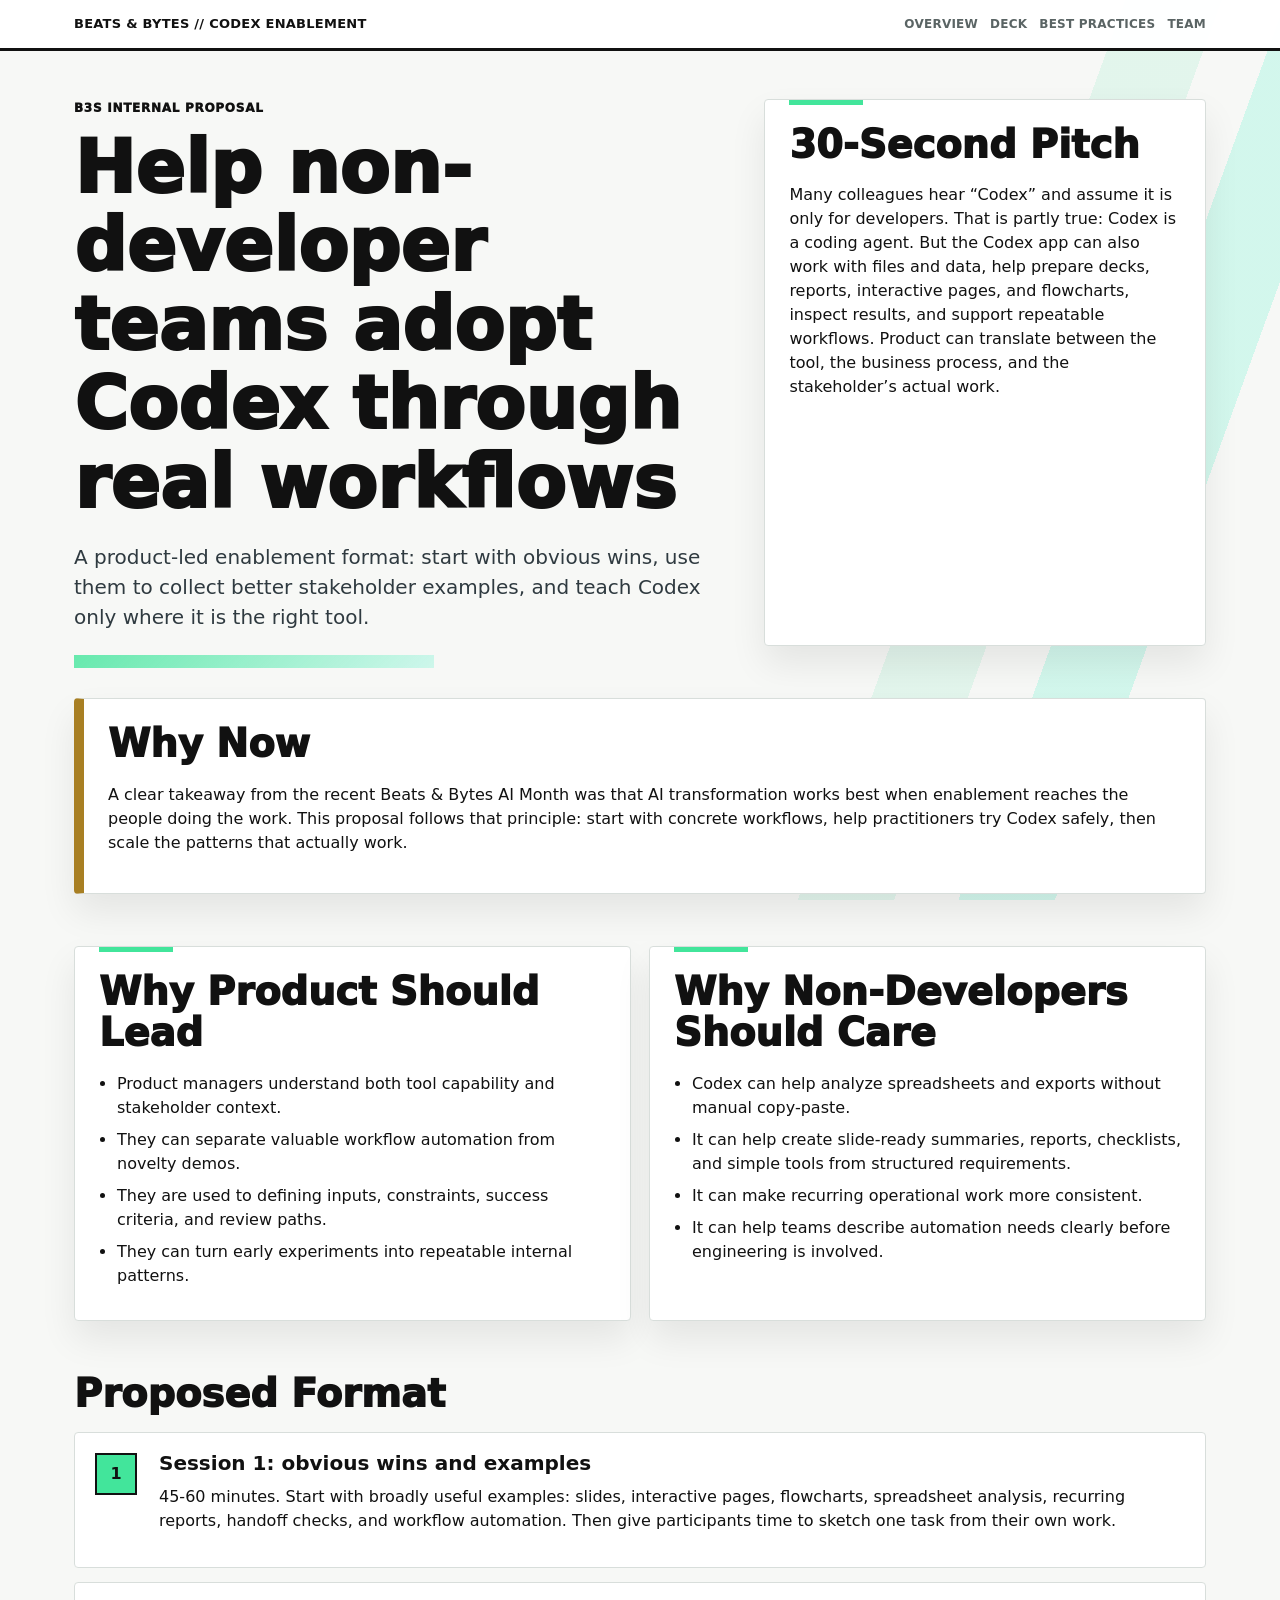
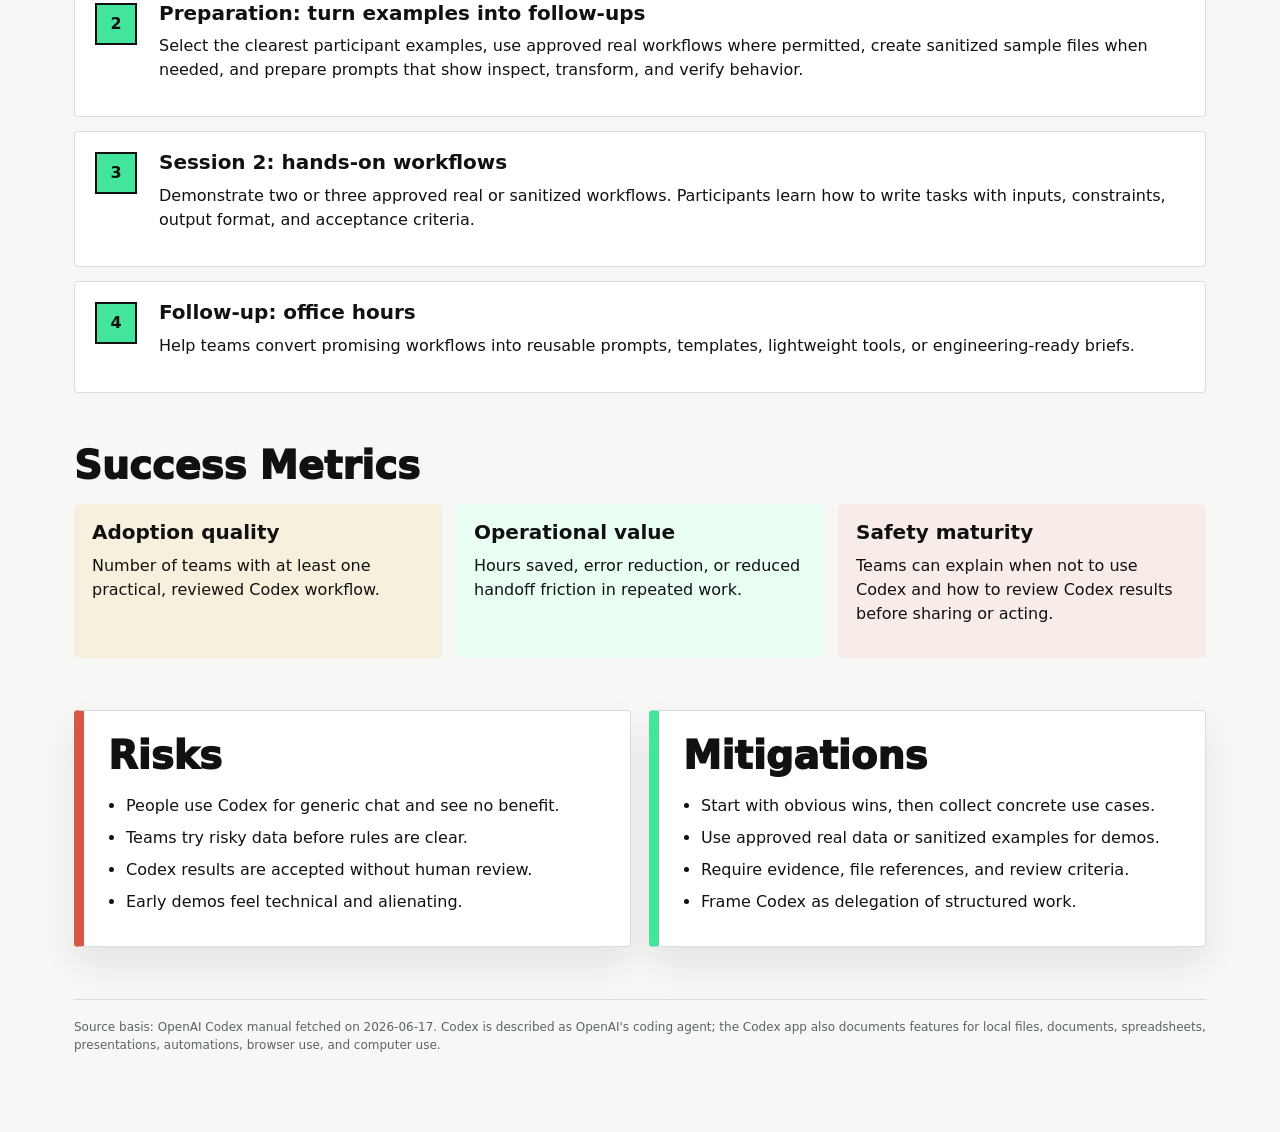
<file: codex-one-pager.html>
<!doctype html>
<html lang="en">
<head>
  <meta charset="utf-8">
  <meta name="viewport" content="width=device-width, initial-scale=1">
  <title>Internal One-Pager | Codex for Non-Developers</title>
  <link rel="stylesheet" href="styles.css">
</head>
<body>
  <header class="site-header">
    <nav class="nav">
      <a class="brand" href="index.html">Beats & Bytes // Codex Enablement</a>
      <div class="nav-links">
        <a href="index.html">Overview</a>
        <a href="facilitator-deck.html">Deck</a>
        <a href="codex-best-practices.html">Best Practices</a>
        <a href="who-we-are.html">Team</a>
      </div>
    </nav>
  </header>

  <main class="shell">
    <section class="hero">
      <div>
        <p class="eyebrow">B3S internal proposal</p>
        <h1>Help non-developer teams adopt Codex through real workflows</h1>
        <p class="lede">A product-led enablement format: start with obvious wins, use them to collect better stakeholder examples, and teach Codex only where it is the right tool.</p>
      </div>
      <aside class="panel">
        <h2>30-Second Pitch</h2>
        <p>Many colleagues hear “Codex” and assume it is only for developers. That is partly true: Codex is a coding agent. But the Codex app can also work with files and data, help prepare decks, reports, interactive pages, and flowcharts, inspect results, and support repeatable workflows. Product can translate between the tool, the business process, and the stakeholder’s actual work.</p>
      </aside>
    </section>

    <section class="section callout gold">
      <h2>Why Now</h2>
      <p>A clear takeaway from the recent Beats & Bytes AI Month was that AI transformation works best when enablement reaches the people doing the work. This proposal follows that principle: start with concrete workflows, help practitioners try Codex safely, then scale the patterns that actually work.</p>
    </section>

    <section class="section grid two">
      <div class="panel">
        <h2>Why Product Should Lead</h2>
        <ul class="bullets">
          <li>Product managers understand both tool capability and stakeholder context.</li>
          <li>They can separate valuable workflow automation from novelty demos.</li>
          <li>They are used to defining inputs, constraints, success criteria, and review paths.</li>
          <li>They can turn early experiments into repeatable internal patterns.</li>
        </ul>
      </div>
      <div class="panel">
        <h2>Why Non-Developers Should Care</h2>
        <ul class="bullets">
          <li>Codex can help analyze spreadsheets and exports without manual copy-paste.</li>
          <li>It can help create slide-ready summaries, reports, checklists, and simple tools from structured requirements.</li>
          <li>It can make recurring operational work more consistent.</li>
          <li>It can help teams describe automation needs clearly before engineering is involved.</li>
        </ul>
      </div>
    </section>

    <section class="section">
      <h2>Proposed Format</h2>
      <div class="timeline">
        <div class="timeline-step">
          <div>
            <h3>Session 1: obvious wins and examples</h3>
            <p>45-60 minutes. Start with broadly useful examples: slides, interactive pages, flowcharts, spreadsheet analysis, recurring reports, handoff checks, and workflow automation. Then give participants time to sketch one task from their own work.</p>
          </div>
        </div>
        <div class="timeline-step">
          <div>
            <h3>Preparation: turn examples into follow-ups</h3>
            <p>Select the clearest participant examples, use approved real workflows where permitted, create sanitized sample files when needed, and prepare prompts that show inspect, transform, and verify behavior.</p>
          </div>
        </div>
        <div class="timeline-step">
          <div>
            <h3>Session 2: hands-on workflows</h3>
            <p>Demonstrate two or three approved real or sanitized workflows. Participants learn how to write tasks with inputs, constraints, output format, and acceptance criteria.</p>
          </div>
        </div>
        <div class="timeline-step">
          <div>
            <h3>Follow-up: office hours</h3>
            <p>Help teams convert promising workflows into reusable prompts, templates, lightweight tools, or engineering-ready briefs.</p>
          </div>
        </div>
      </div>
    </section>

    <section class="section">
      <h2>Success Metrics</h2>
      <div class="metric-row">
        <div class="metric">
          <h3>Adoption quality</h3>
          <p>Number of teams with at least one practical, reviewed Codex workflow.</p>
        </div>
        <div class="metric">
          <h3>Operational value</h3>
          <p>Hours saved, error reduction, or reduced handoff friction in repeated work.</p>
        </div>
        <div class="metric">
          <h3>Safety maturity</h3>
          <p>Teams can explain when not to use Codex and how to review Codex results before sharing or acting.</p>
        </div>
      </div>
    </section>

    <section class="section grid two">
      <div class="callout warning">
        <h2>Risks</h2>
        <ul class="bullets">
          <li>People use Codex for generic chat and see no benefit.</li>
          <li>Teams try risky data before rules are clear.</li>
          <li>Codex results are accepted without human review.</li>
          <li>Early demos feel technical and alienating.</li>
        </ul>
      </div>
      <div class="callout">
        <h2>Mitigations</h2>
        <ul class="bullets">
          <li>Start with obvious wins, then collect concrete use cases.</li>
          <li>Use approved real data or sanitized examples for demos.</li>
          <li>Require evidence, file references, and review criteria.</li>
          <li>Frame Codex as delegation of structured work.</li>
        </ul>
      </div>
    </section>

    <footer class="source-note">
      <p>Source basis: OpenAI Codex manual fetched on 2026-06-17. Codex is described as OpenAI's coding agent; the Codex app also documents features for local files, documents, spreadsheets, presentations, automations, browser use, and computer use.</p>
    </footer>
  </main>
</body>
</html>
</file>
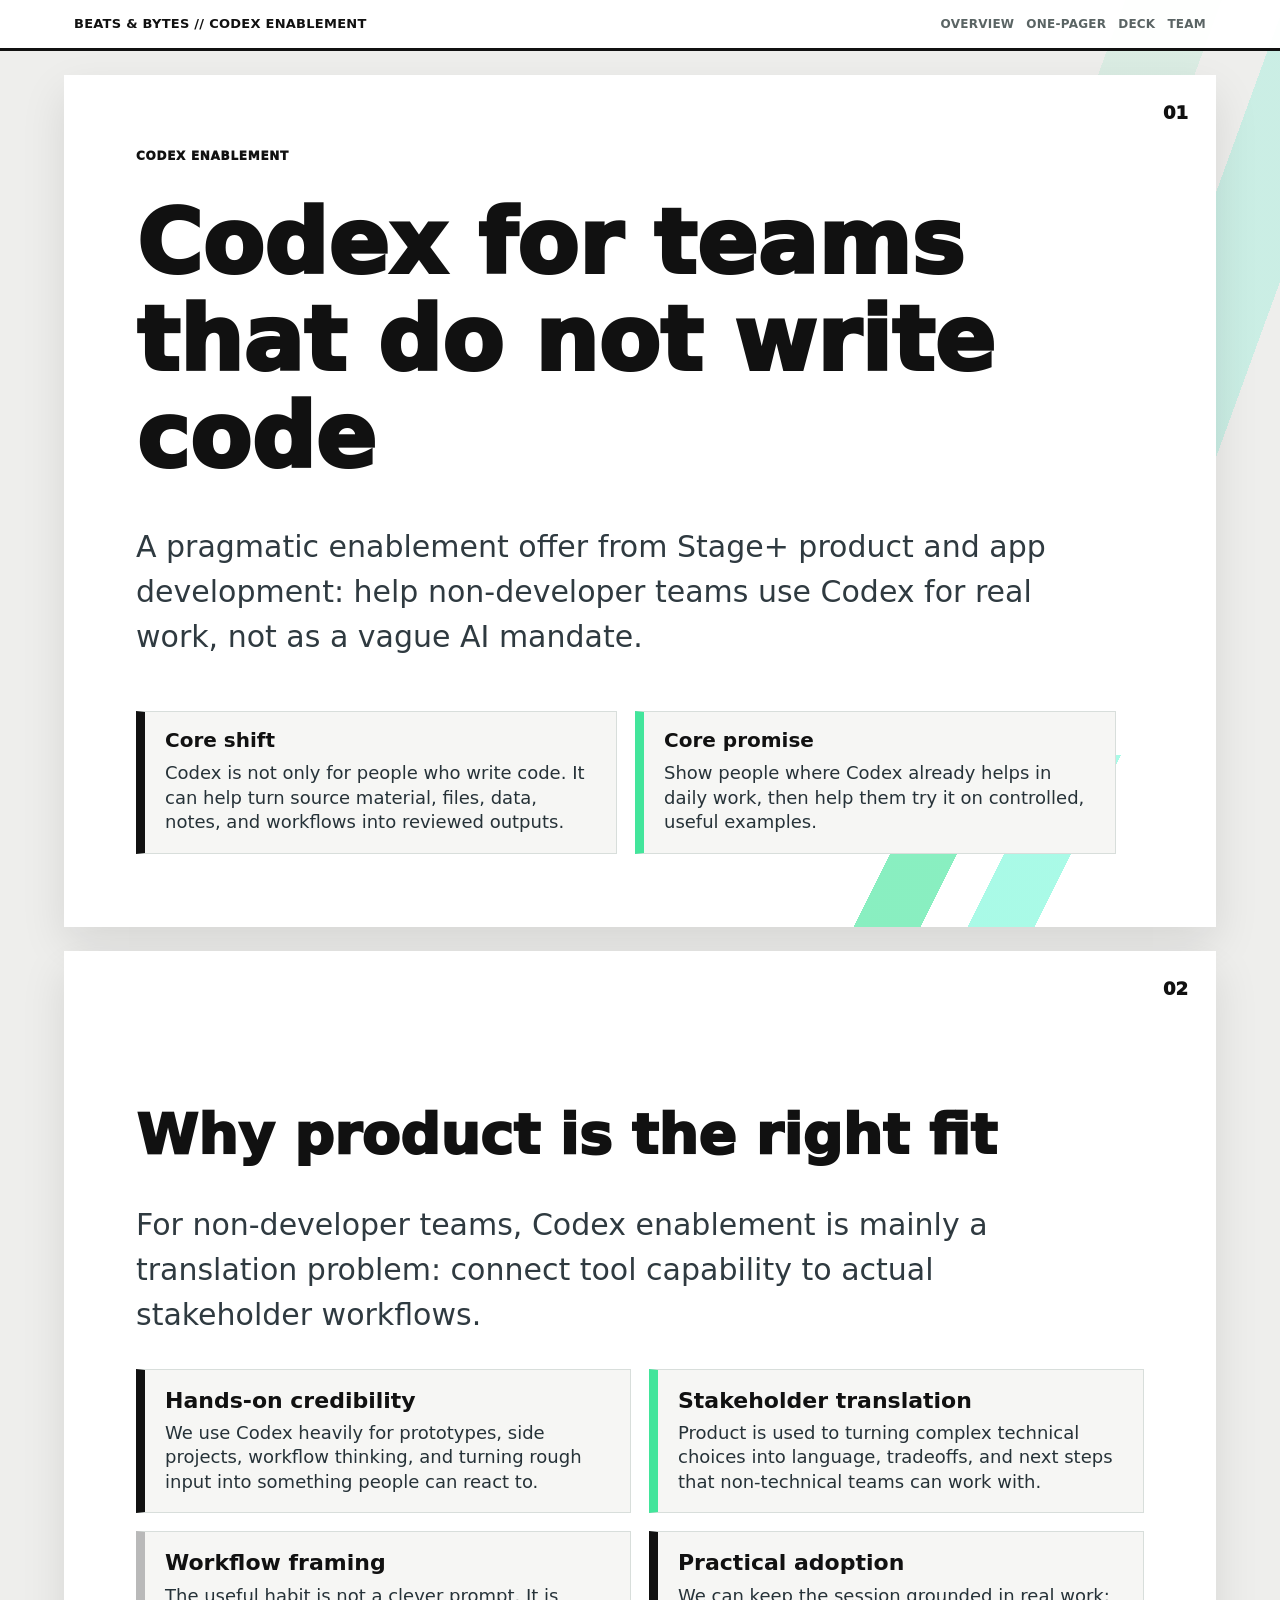
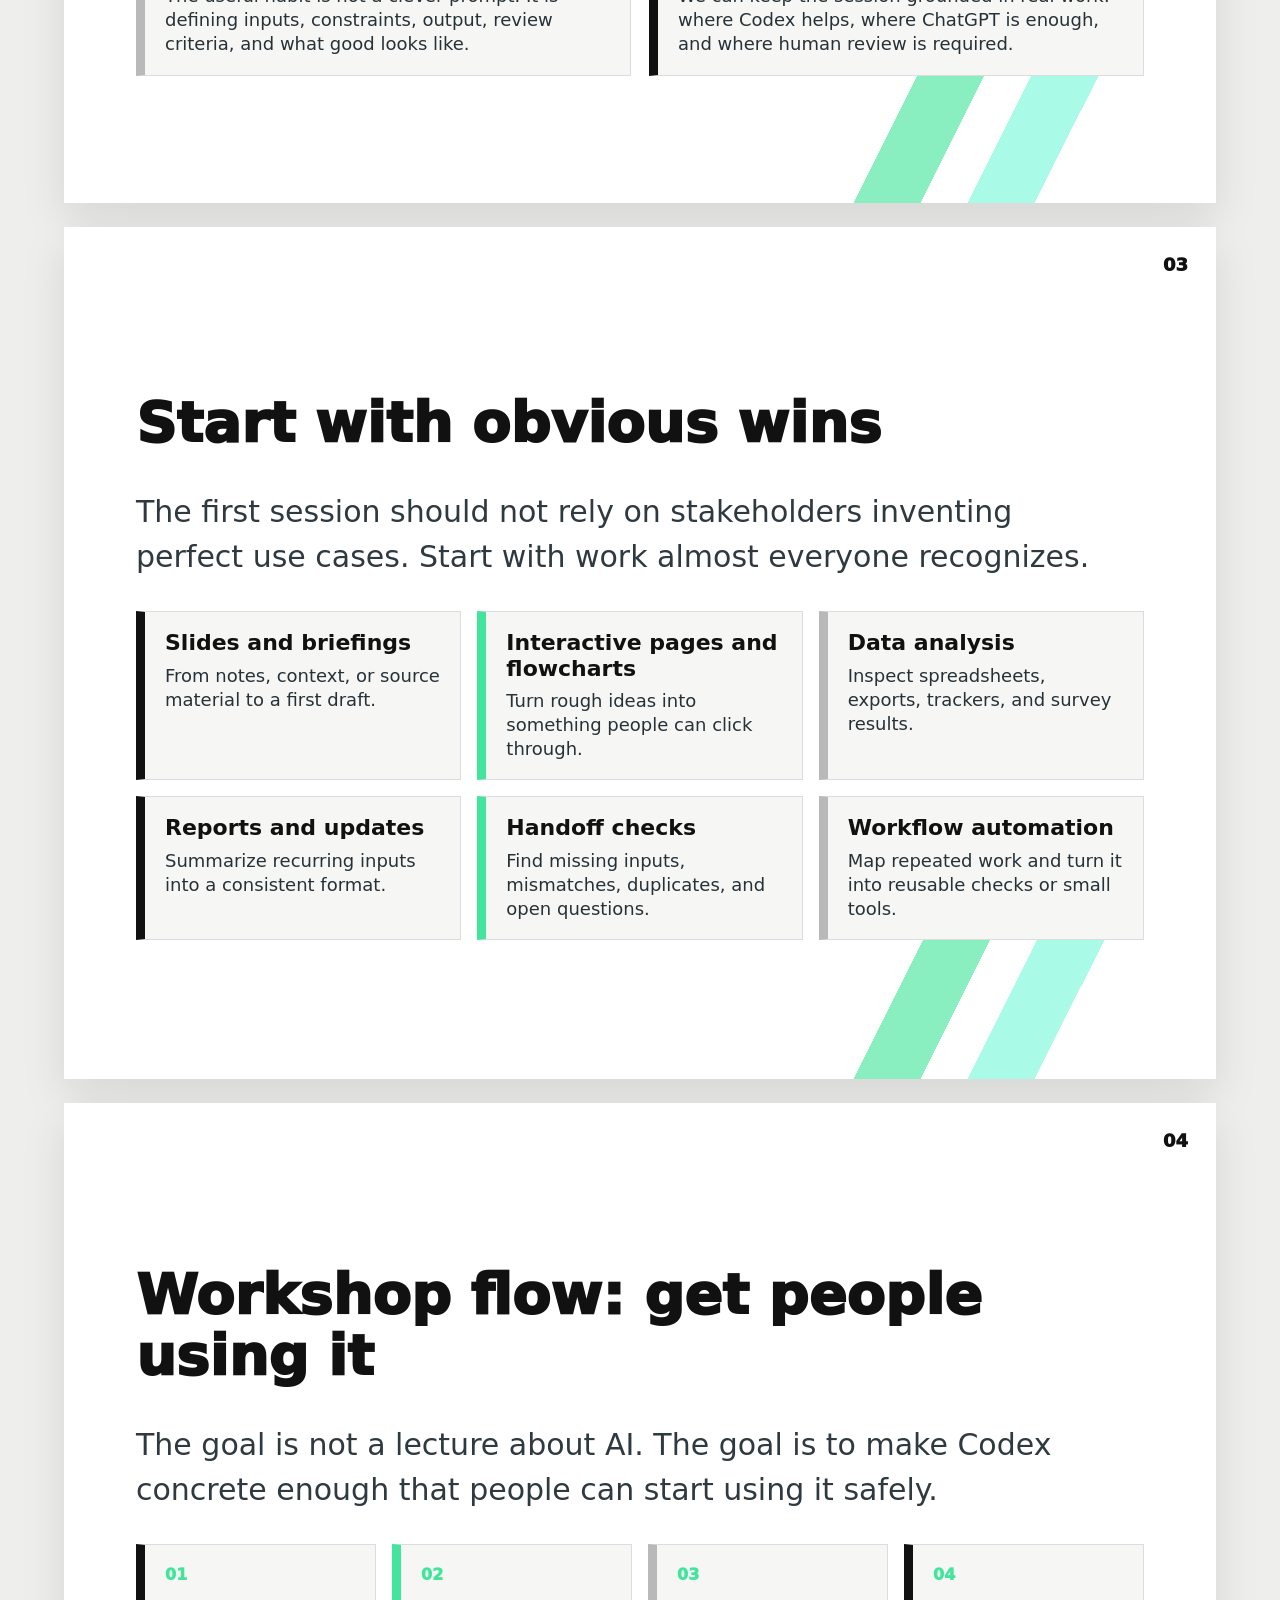
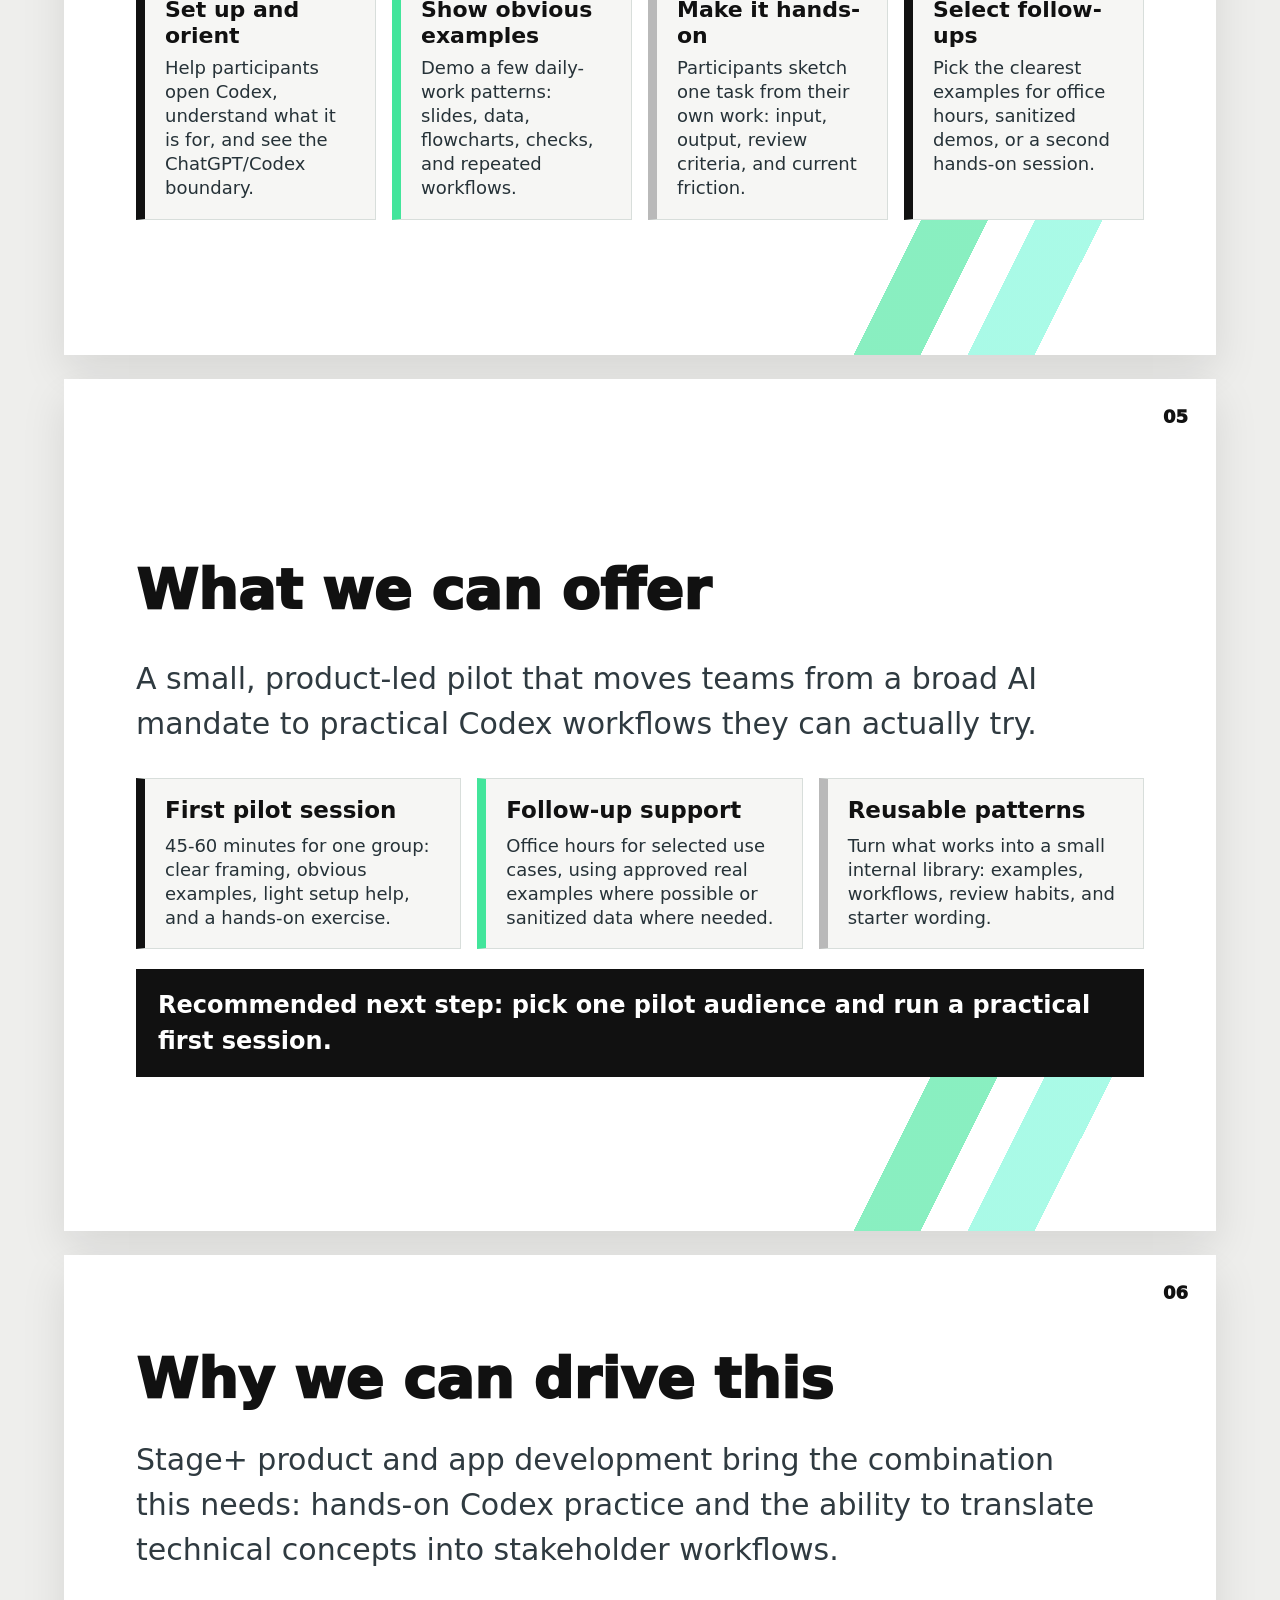
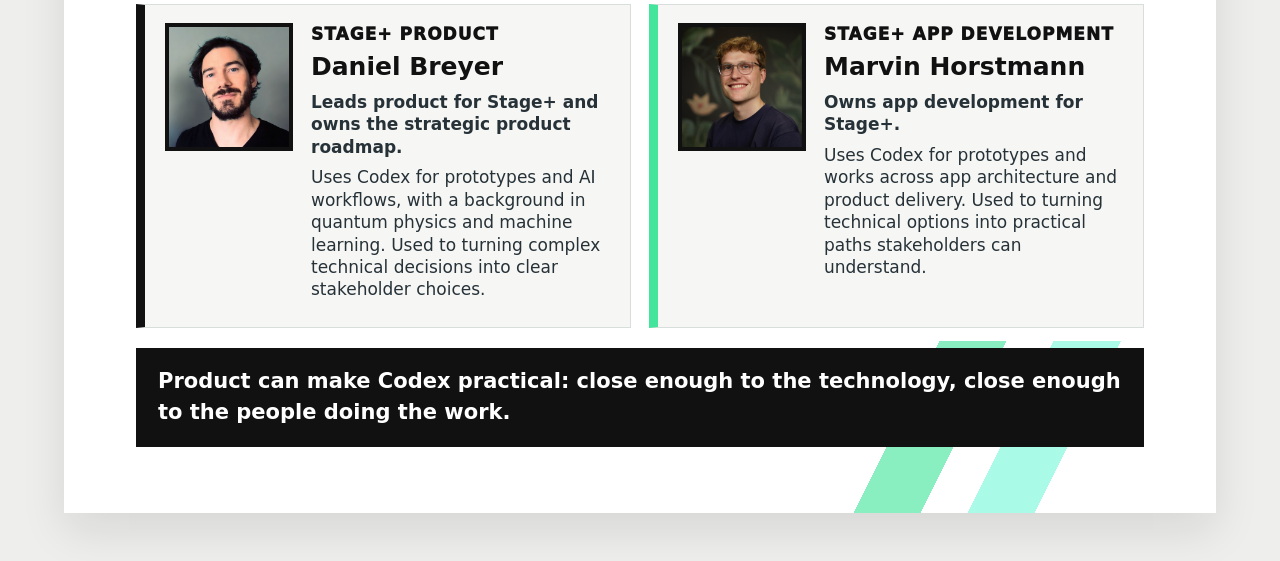
<file: codex-pitch.html>
<!doctype html>
<html lang="en">
<head>
  <meta charset="utf-8">
  <meta name="viewport" content="width=device-width, initial-scale=1">
  <title>Codex for Non-Developer Teams | Pitch Deck</title>
  <link rel="stylesheet" href="styles.css">
</head>
<body class="deck-body complete-kit-body">
  <header class="site-header">
    <nav class="nav">
      <a class="brand" href="index.html">Beats & Bytes // Codex Enablement</a>
      <div class="nav-links">
        <a href="index.html">Overview</a>
        <a href="codex-one-pager.html">One-Pager</a>
        <a href="facilitator-deck.html">Deck</a>
        <a href="who-we-are.html">Team</a>
      </div>
    </nav>
  </header>

  <main class="deck complete-kit pitch-deck">
    <section class="slide kit-cover">
      <span class="slide-number">01</span>
      <p class="eyebrow">Codex enablement</p>
      <h1 class="slide-title">Codex for teams that do not write code</h1>
      <p class="lede">A pragmatic enablement offer from Stage+ product and app development: help non-developer teams use Codex for real work, not as a vague AI mandate.</p>
      <div class="kit-core">
        <div>
          <h3>Core shift</h3>
          <p>Codex is not only for people who write code. It can help turn source material, files, data, notes, and workflows into reviewed outputs.</p>
        </div>
        <div>
          <h3>Core promise</h3>
          <p>Show people where Codex already helps in daily work, then help them try it on controlled, useful examples.</p>
        </div>
      </div>
    </section>

    <section class="slide dense-slide">
      <span class="slide-number">02</span>
      <h2>Why product is the right fit</h2>
      <p class="lede">For non-developer teams, Codex enablement is mainly a translation problem: connect tool capability to actual stakeholder workflows.</p>
      <div class="kit-two-column">
        <div class="kit-card">
          <h3>Hands-on credibility</h3>
          <p>We use Codex heavily for prototypes, side projects, workflow thinking, and turning rough input into something people can react to.</p>
        </div>
        <div class="kit-card">
          <h3>Stakeholder translation</h3>
          <p>Product is used to turning complex technical choices into language, tradeoffs, and next steps that non-technical teams can work with.</p>
        </div>
        <div class="kit-card">
          <h3>Workflow framing</h3>
          <p>The useful habit is not a clever prompt. It is defining inputs, constraints, output, review criteria, and what good looks like.</p>
        </div>
        <div class="kit-card">
          <h3>Practical adoption</h3>
          <p>We can keep the session grounded in real work: where Codex helps, where ChatGPT is enough, and where human review is required.</p>
        </div>
      </div>
    </section>

    <section class="slide dense-slide">
      <span class="slide-number">03</span>
      <h2>Start with obvious wins</h2>
      <p class="lede">The first session should not rely on stakeholders inventing perfect use cases. Start with work almost everyone recognizes.</p>
      <div class="pitch-use-grid">
        <div><strong>Slides and briefings</strong><span>From notes, context, or source material to a first draft.</span></div>
        <div><strong>Interactive pages and flowcharts</strong><span>Turn rough ideas into something people can click through.</span></div>
        <div><strong>Data analysis</strong><span>Inspect spreadsheets, exports, trackers, and survey results.</span></div>
        <div><strong>Reports and updates</strong><span>Summarize recurring inputs into a consistent format.</span></div>
        <div><strong>Handoff checks</strong><span>Find missing inputs, mismatches, duplicates, and open questions.</span></div>
        <div><strong>Workflow automation</strong><span>Map repeated work and turn it into reusable checks or small tools.</span></div>
      </div>
    </section>

    <section class="slide dense-slide">
      <span class="slide-number">04</span>
      <h2>Workshop flow: get people using it</h2>
      <p class="lede">The goal is not a lecture about AI. The goal is to make Codex concrete enough that people can start using it safely.</p>
      <div class="pitch-steps">
        <div><span>01</span><strong>Set up and orient</strong><p>Help participants open Codex, understand what it is for, and see the ChatGPT/Codex boundary.</p></div>
        <div><span>02</span><strong>Show obvious examples</strong><p>Demo a few daily-work patterns: slides, data, flowcharts, checks, and repeated workflows.</p></div>
        <div><span>03</span><strong>Make it hands-on</strong><p>Participants sketch one task from their own work: input, output, review criteria, and current friction.</p></div>
        <div><span>04</span><strong>Select follow-ups</strong><p>Pick the clearest examples for office hours, sanitized demos, or a second hands-on session.</p></div>
      </div>
    </section>

    <section class="slide dense-slide">
      <span class="slide-number">05</span>
      <h2>What we can offer</h2>
      <p class="lede">A small, product-led pilot that moves teams from a broad AI mandate to practical Codex workflows they can actually try.</p>
      <div class="pitch-offer-grid">
        <div>
          <h3>First pilot session</h3>
          <p>45-60 minutes for one group: clear framing, obvious examples, light setup help, and a hands-on exercise.</p>
        </div>
        <div>
          <h3>Follow-up support</h3>
          <p>Office hours for selected use cases, using approved real examples where possible or sanitized data where needed.</p>
        </div>
        <div>
          <h3>Reusable patterns</h3>
          <p>Turn what works into a small internal library: examples, workflows, review habits, and starter wording.</p>
        </div>
      </div>
      <div class="pitch-close">Recommended next step: pick one pilot audience and run a practical first session.</div>
    </section>

    <section class="slide dense-slide vp-team-slide">
      <span class="slide-number">06</span>
      <h2>Why we can drive this</h2>
      <p class="lede">Stage+ product and app development bring the combination this needs: hands-on Codex practice and the ability to translate technical concepts into stakeholder workflows.</p>
      <div class="vp-team-grid">
        <article class="vp-person-card">
          <img src="1622191195637.jpeg" alt="Daniel Breyer">
          <div>
            <p class="eyebrow">Stage+ product</p>
            <h3>Daniel Breyer</h3>
            <p><strong>Leads product for Stage+ and owns the strategic product roadmap.</strong></p>
            <p>Uses Codex for prototypes and AI workflows, with a background in quantum physics and machine learning. Used to turning complex technical decisions into clear stakeholder choices.</p>
          </div>
        </article>
        <article class="vp-person-card">
          <img src="1750248583087.jpeg" alt="Marvin Horstmann">
          <div>
            <p class="eyebrow">Stage+ app development</p>
            <h3>Marvin Horstmann</h3>
            <p><strong>Owns app development for Stage+.</strong></p>
            <p>Uses Codex for prototypes and works across app architecture and product delivery. Used to turning technical options into practical paths stakeholders can understand.</p>
          </div>
        </article>
      </div>
      <div class="pitch-close">Product can make Codex practical: close enough to the technology, close enough to the people doing the work.</div>
    </section>
  </main>
</body>
</html>
</file>
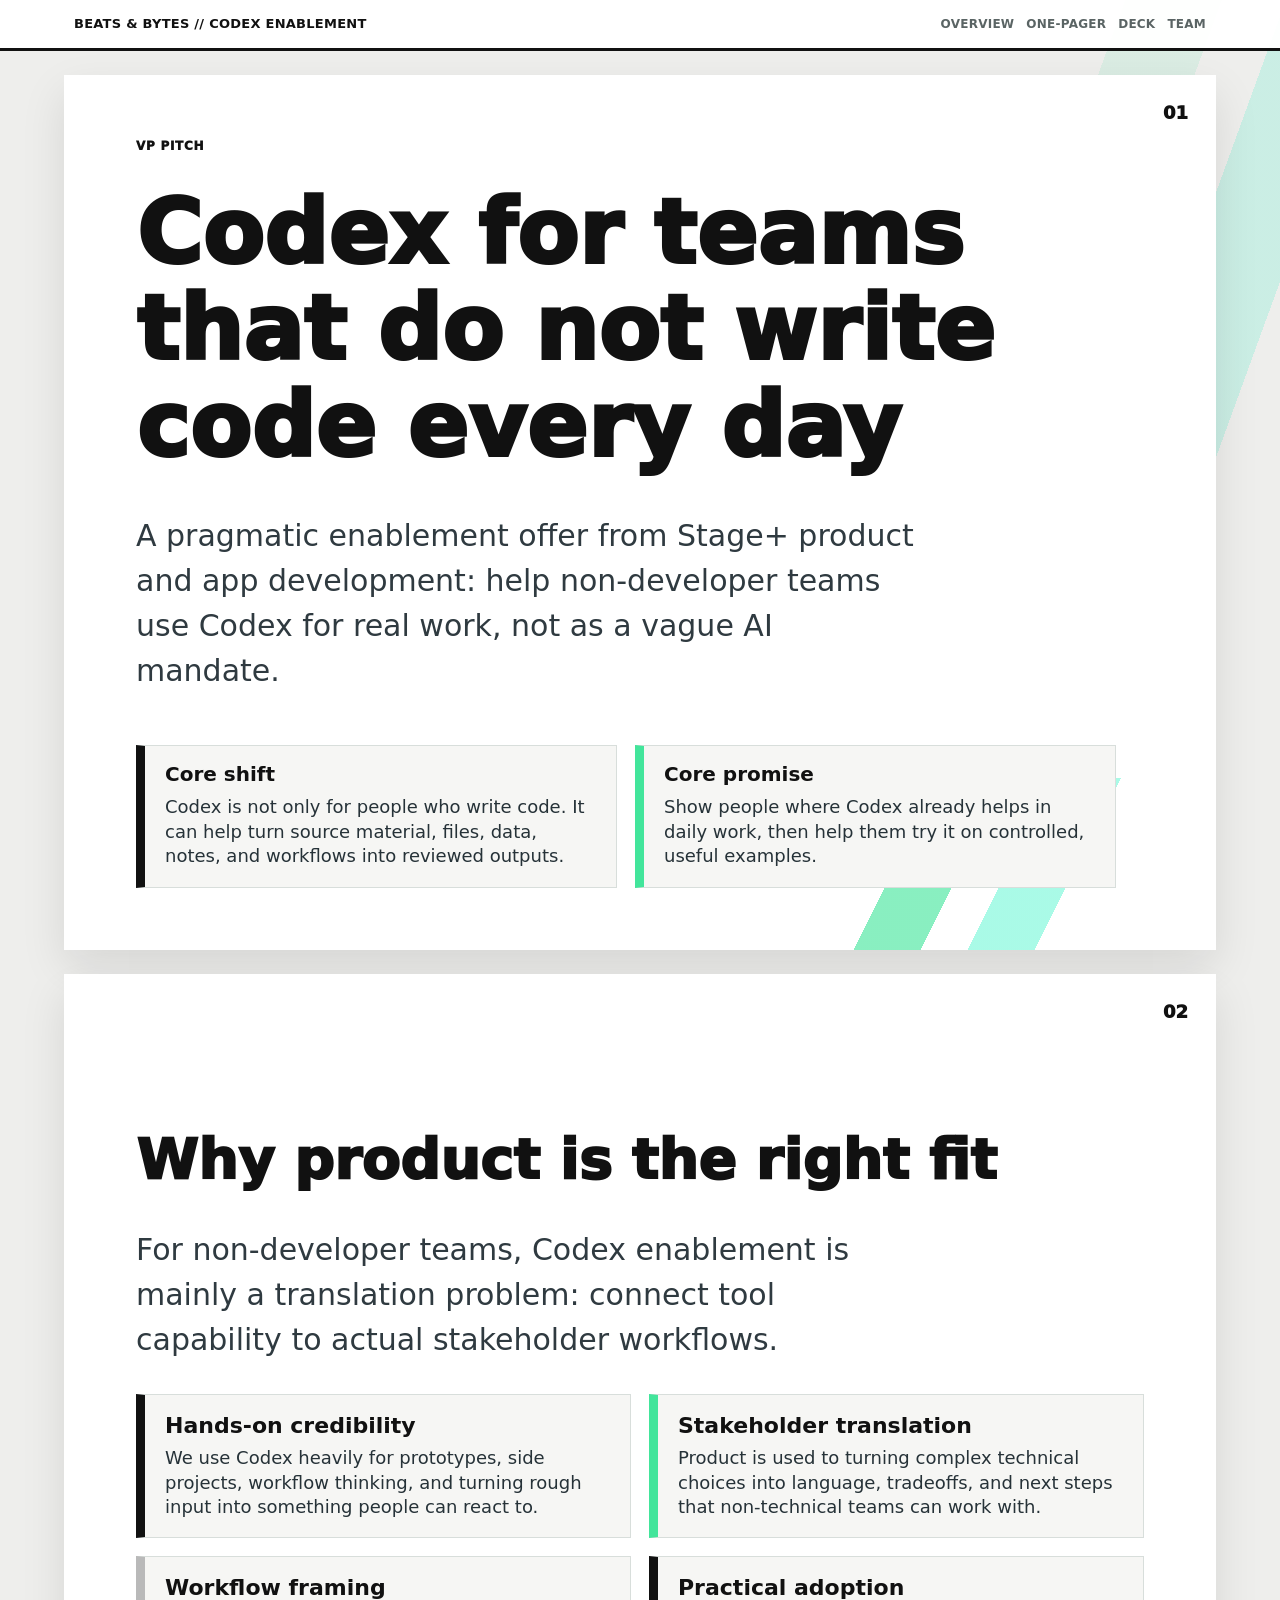
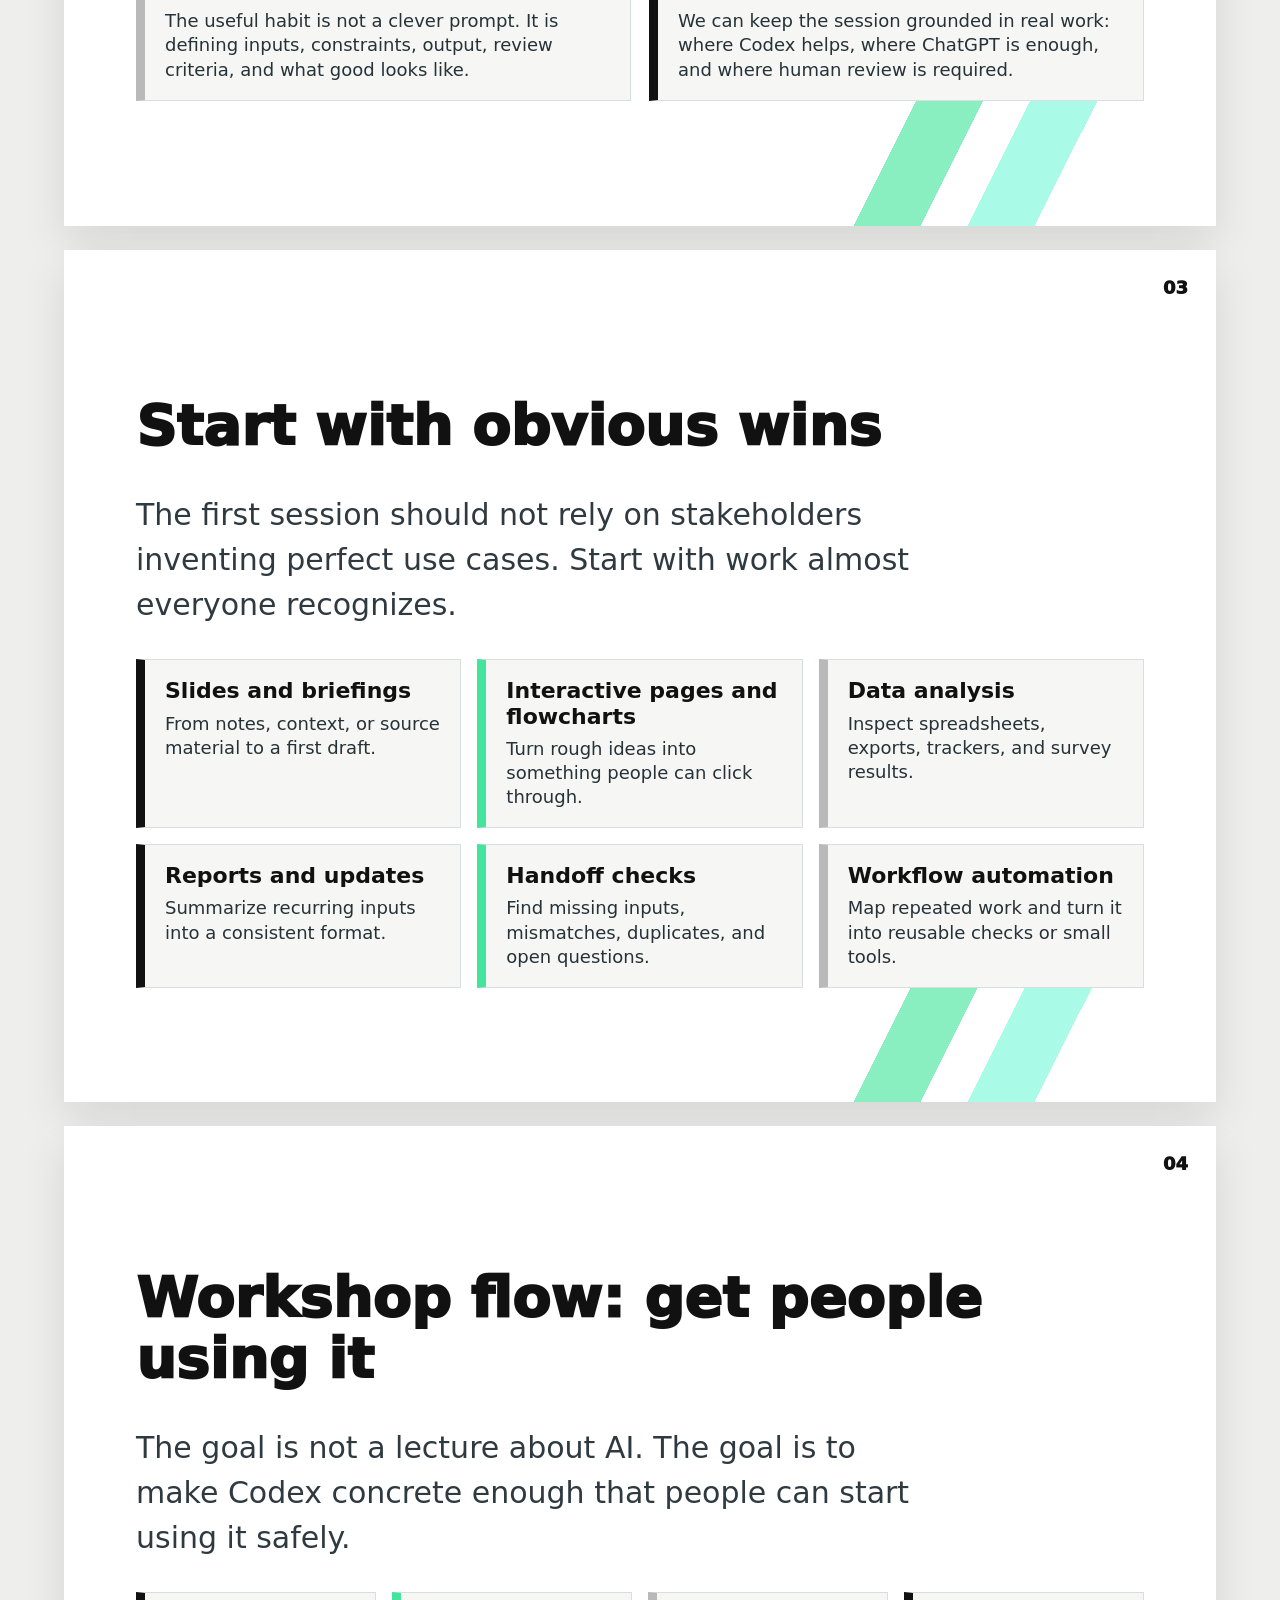
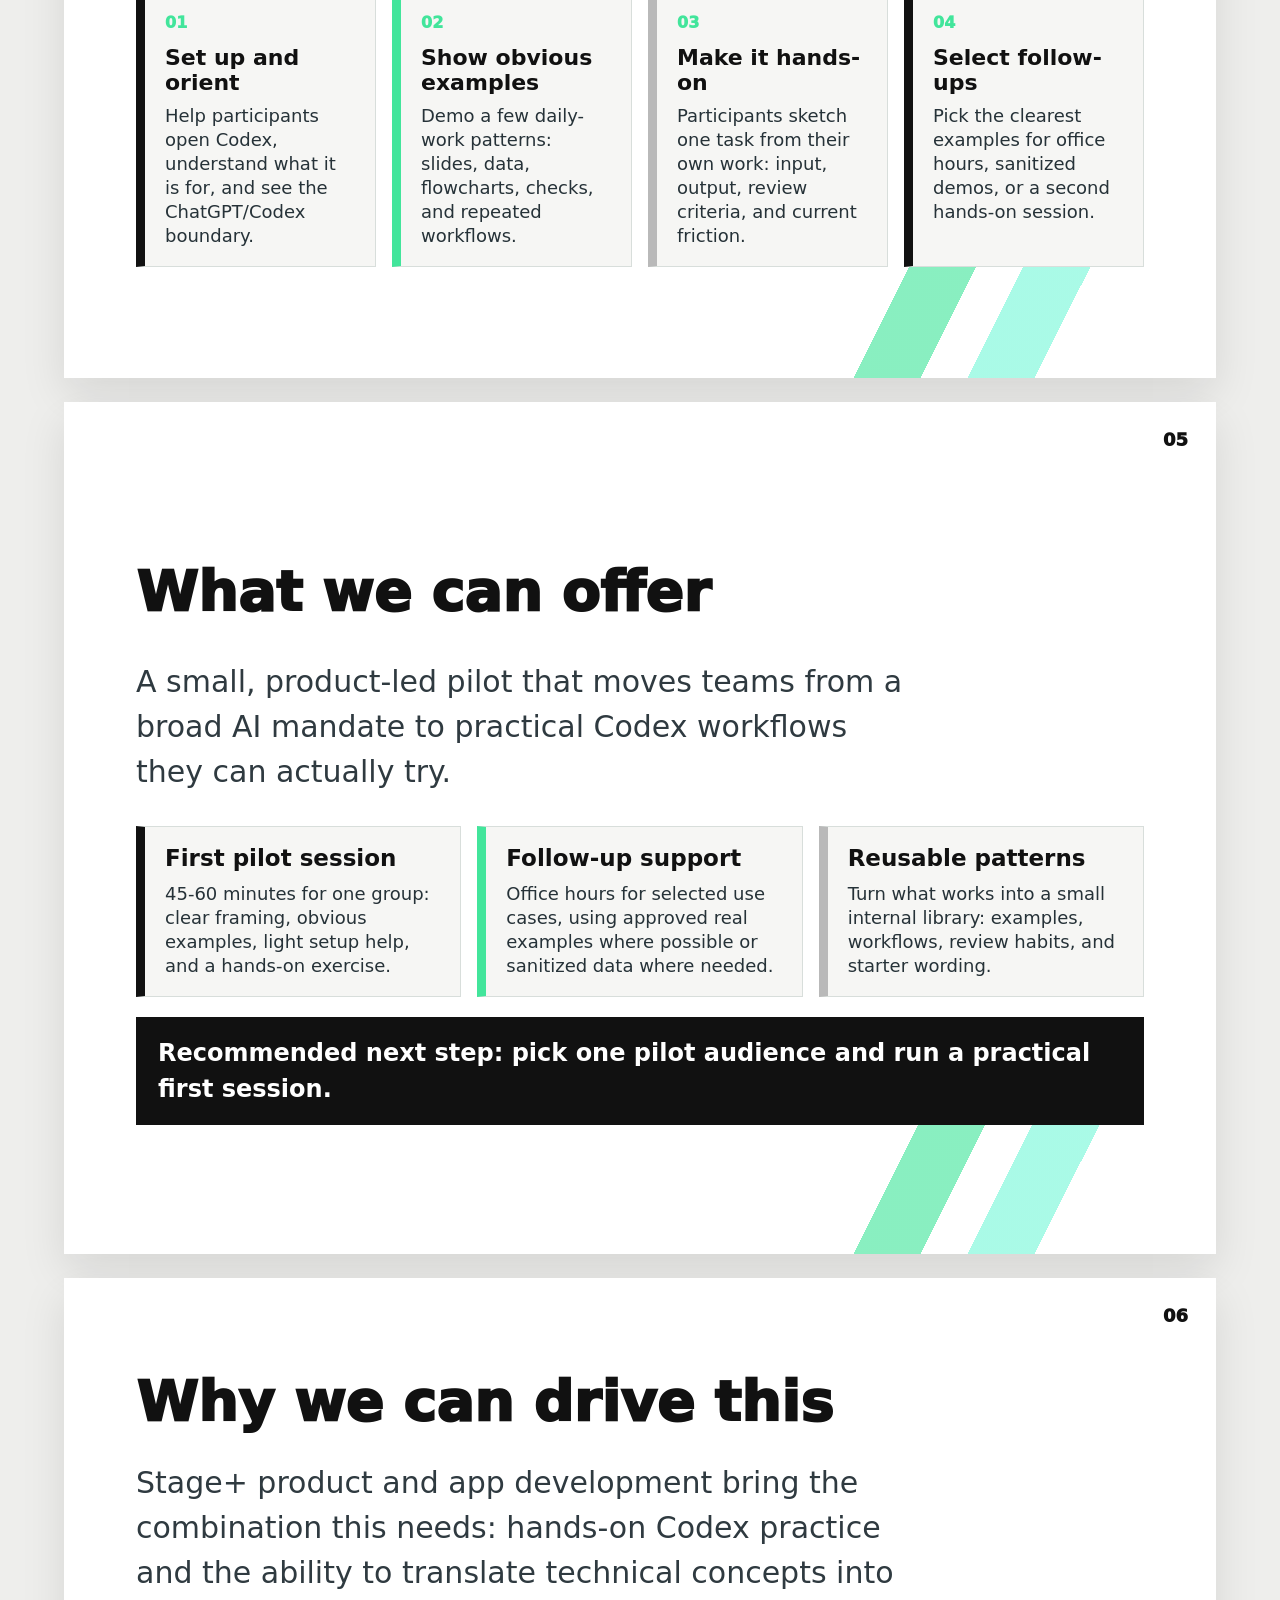
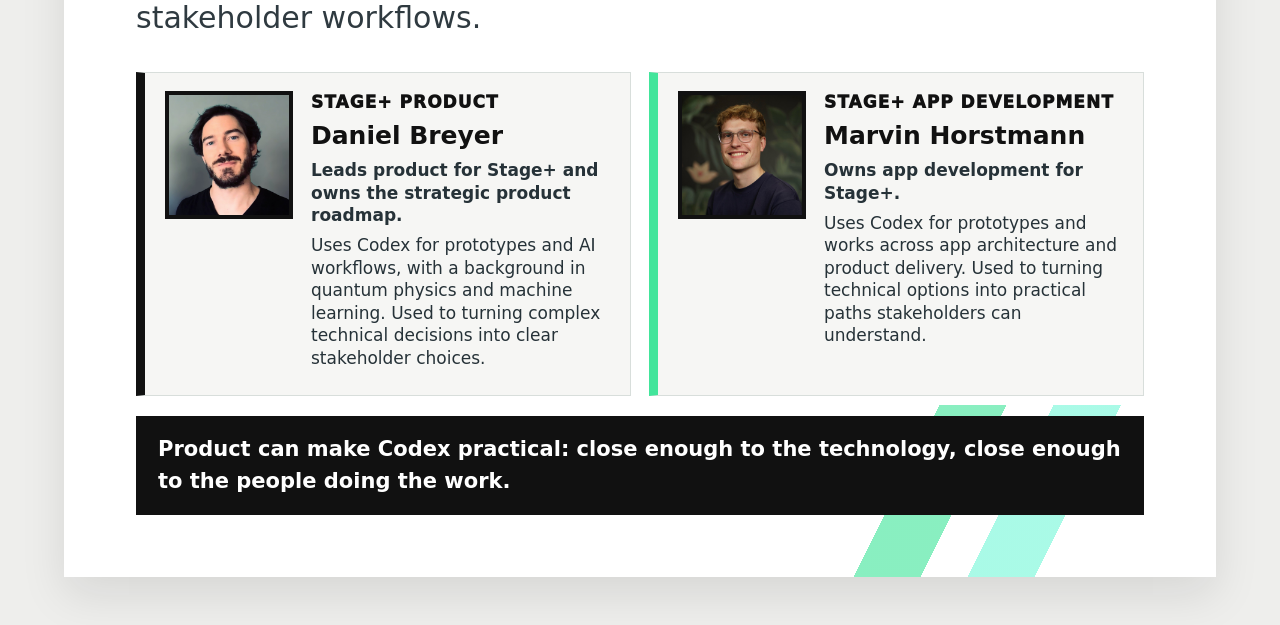
<file: codex-vp-pitch.html>
<!doctype html>
<html lang="en">
<head>
  <meta charset="utf-8">
  <meta name="viewport" content="width=device-width, initial-scale=1">
  <title>VP Pitch Deck | Codex for Non-Developers</title>
  <link rel="stylesheet" href="styles.css">
</head>
<body class="deck-body complete-kit-body">
  <header class="site-header">
    <nav class="nav">
      <a class="brand" href="index.html">Beats & Bytes // Codex Enablement</a>
      <div class="nav-links">
        <a href="index.html">Overview</a>
        <a href="codex-one-pager.html">One-Pager</a>
        <a href="facilitator-deck.html">Deck</a>
        <a href="who-we-are.html">Team</a>
      </div>
    </nav>
  </header>

  <main class="deck complete-kit vp-pitch">
    <section class="slide kit-cover">
      <span class="slide-number">01</span>
      <p class="eyebrow">VP pitch</p>
      <h1 class="slide-title">Codex for teams that do not write code every day</h1>
      <p class="lede">A pragmatic enablement offer from Stage+ product and app development: help non-developer teams use Codex for real work, not as a vague AI mandate.</p>
      <div class="kit-core">
        <div>
          <h3>Core shift</h3>
          <p>Codex is not only for people who write code. It can help turn source material, files, data, notes, and workflows into reviewed outputs.</p>
        </div>
        <div>
          <h3>Core promise</h3>
          <p>Show people where Codex already helps in daily work, then help them try it on controlled, useful examples.</p>
        </div>
      </div>
    </section>

    <section class="slide dense-slide">
      <span class="slide-number">02</span>
      <h2>Why product is the right fit</h2>
      <p class="lede">For non-developer teams, Codex enablement is mainly a translation problem: connect tool capability to actual stakeholder workflows.</p>
      <div class="kit-two-column">
        <div class="kit-card">
          <h3>Hands-on credibility</h3>
          <p>We use Codex heavily for prototypes, side projects, workflow thinking, and turning rough input into something people can react to.</p>
        </div>
        <div class="kit-card">
          <h3>Stakeholder translation</h3>
          <p>Product is used to turning complex technical choices into language, tradeoffs, and next steps that non-technical teams can work with.</p>
        </div>
        <div class="kit-card">
          <h3>Workflow framing</h3>
          <p>The useful habit is not a clever prompt. It is defining inputs, constraints, output, review criteria, and what good looks like.</p>
        </div>
        <div class="kit-card">
          <h3>Practical adoption</h3>
          <p>We can keep the session grounded in real work: where Codex helps, where ChatGPT is enough, and where human review is required.</p>
        </div>
      </div>
    </section>

    <section class="slide dense-slide">
      <span class="slide-number">03</span>
      <h2>Start with obvious wins</h2>
      <p class="lede">The first session should not rely on stakeholders inventing perfect use cases. Start with work almost everyone recognizes.</p>
      <div class="pitch-use-grid">
        <div><strong>Slides and briefings</strong><span>From notes, context, or source material to a first draft.</span></div>
        <div><strong>Interactive pages and flowcharts</strong><span>Turn rough ideas into something people can click through.</span></div>
        <div><strong>Data analysis</strong><span>Inspect spreadsheets, exports, trackers, and survey results.</span></div>
        <div><strong>Reports and updates</strong><span>Summarize recurring inputs into a consistent format.</span></div>
        <div><strong>Handoff checks</strong><span>Find missing inputs, mismatches, duplicates, and open questions.</span></div>
        <div><strong>Workflow automation</strong><span>Map repeated work and turn it into reusable checks or small tools.</span></div>
      </div>
    </section>

    <section class="slide dense-slide">
      <span class="slide-number">04</span>
      <h2>Workshop flow: get people using it</h2>
      <p class="lede">The goal is not a lecture about AI. The goal is to make Codex concrete enough that people can start using it safely.</p>
      <div class="pitch-steps">
        <div><span>01</span><strong>Set up and orient</strong><p>Help participants open Codex, understand what it is for, and see the ChatGPT/Codex boundary.</p></div>
        <div><span>02</span><strong>Show obvious examples</strong><p>Demo a few daily-work patterns: slides, data, flowcharts, checks, and repeated workflows.</p></div>
        <div><span>03</span><strong>Make it hands-on</strong><p>Participants sketch one task from their own work: input, output, review criteria, and current friction.</p></div>
        <div><span>04</span><strong>Select follow-ups</strong><p>Pick the clearest examples for office hours, sanitized demos, or a second hands-on session.</p></div>
      </div>
    </section>

    <section class="slide dense-slide">
      <span class="slide-number">05</span>
      <h2>What we can offer</h2>
      <p class="lede">A small, product-led pilot that moves teams from a broad AI mandate to practical Codex workflows they can actually try.</p>
      <div class="pitch-offer-grid">
        <div>
          <h3>First pilot session</h3>
          <p>45-60 minutes for one group: clear framing, obvious examples, light setup help, and a hands-on exercise.</p>
        </div>
        <div>
          <h3>Follow-up support</h3>
          <p>Office hours for selected use cases, using approved real examples where possible or sanitized data where needed.</p>
        </div>
        <div>
          <h3>Reusable patterns</h3>
          <p>Turn what works into a small internal library: examples, workflows, review habits, and starter wording.</p>
        </div>
      </div>
      <div class="pitch-close">Recommended next step: pick one pilot audience and run a practical first session.</div>
    </section>

    <section class="slide dense-slide vp-team-slide">
      <span class="slide-number">06</span>
      <h2>Why we can drive this</h2>
      <p class="lede">Stage+ product and app development bring the combination this needs: hands-on Codex practice and the ability to translate technical concepts into stakeholder workflows.</p>
      <div class="vp-team-grid">
        <article class="vp-person-card">
          <img src="1622191195637.jpeg" alt="Daniel Breyer">
          <div>
            <p class="eyebrow">Stage+ product</p>
            <h3>Daniel Breyer</h3>
            <p><strong>Leads product for Stage+ and owns the strategic product roadmap.</strong></p>
            <p>Uses Codex for prototypes and AI workflows, with a background in quantum physics and machine learning. Used to turning complex technical decisions into clear stakeholder choices.</p>
          </div>
        </article>
        <article class="vp-person-card">
          <img src="1750248583087.jpeg" alt="Marvin Horstmann">
          <div>
            <p class="eyebrow">Stage+ app development</p>
            <h3>Marvin Horstmann</h3>
            <p><strong>Owns app development for Stage+.</strong></p>
            <p>Uses Codex for prototypes and works across app architecture and product delivery. Used to turning technical options into practical paths stakeholders can understand.</p>
          </div>
        </article>
      </div>
      <div class="pitch-close">Product can make Codex practical: close enough to the technology, close enough to the people doing the work.</div>
    </section>
  </main>
</body>
</html>
</file>
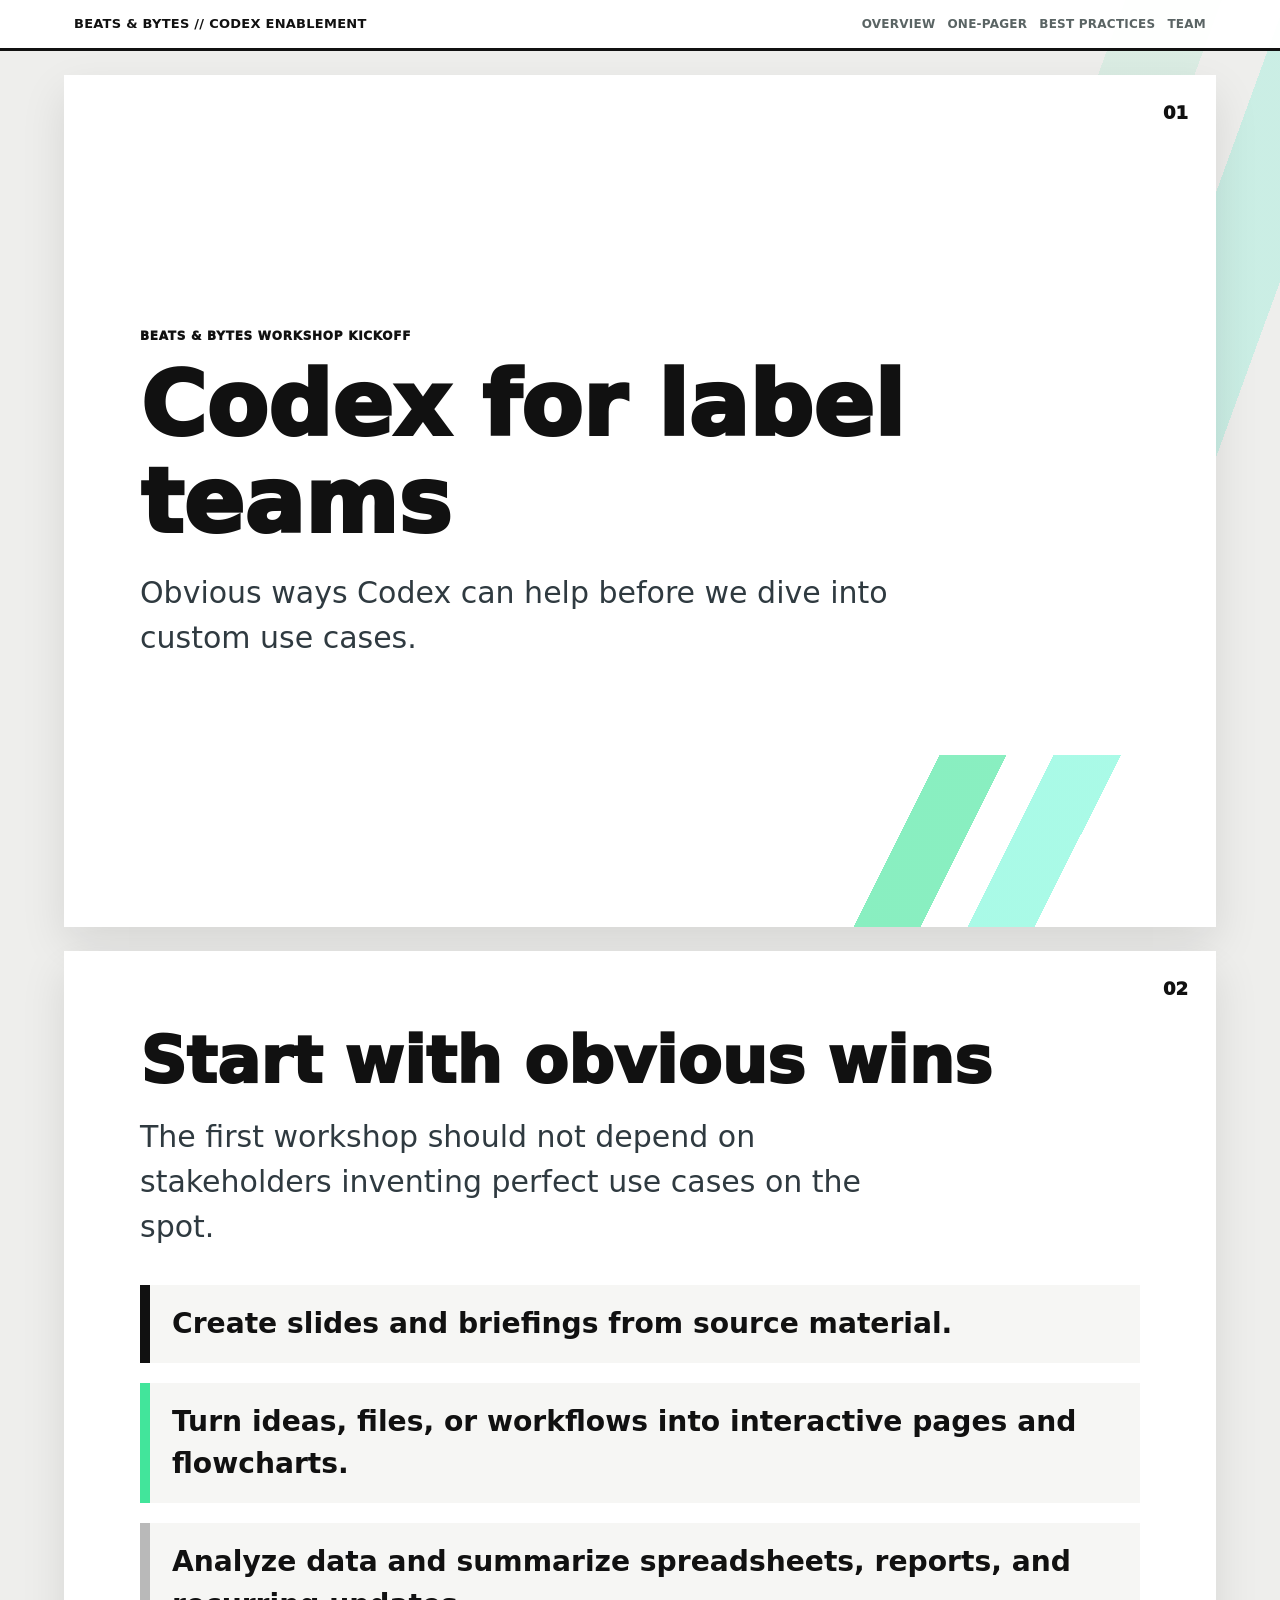
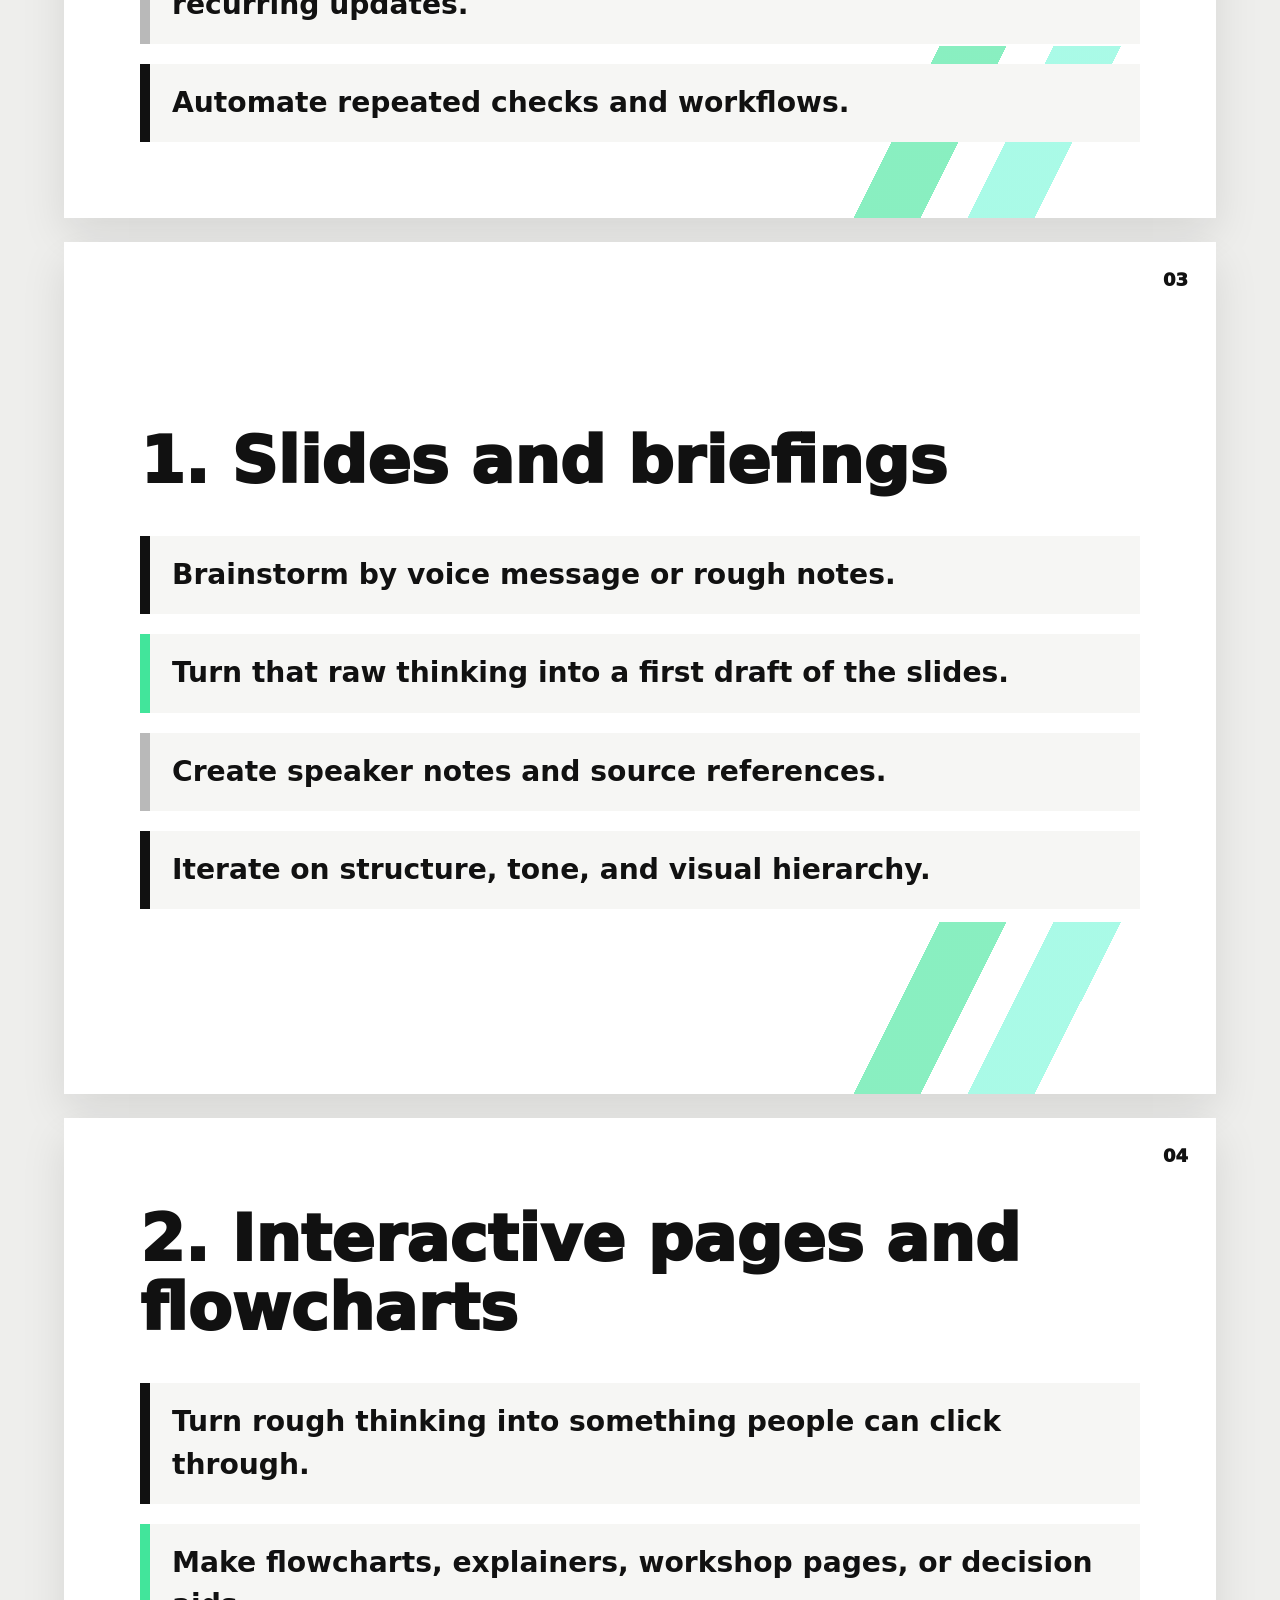
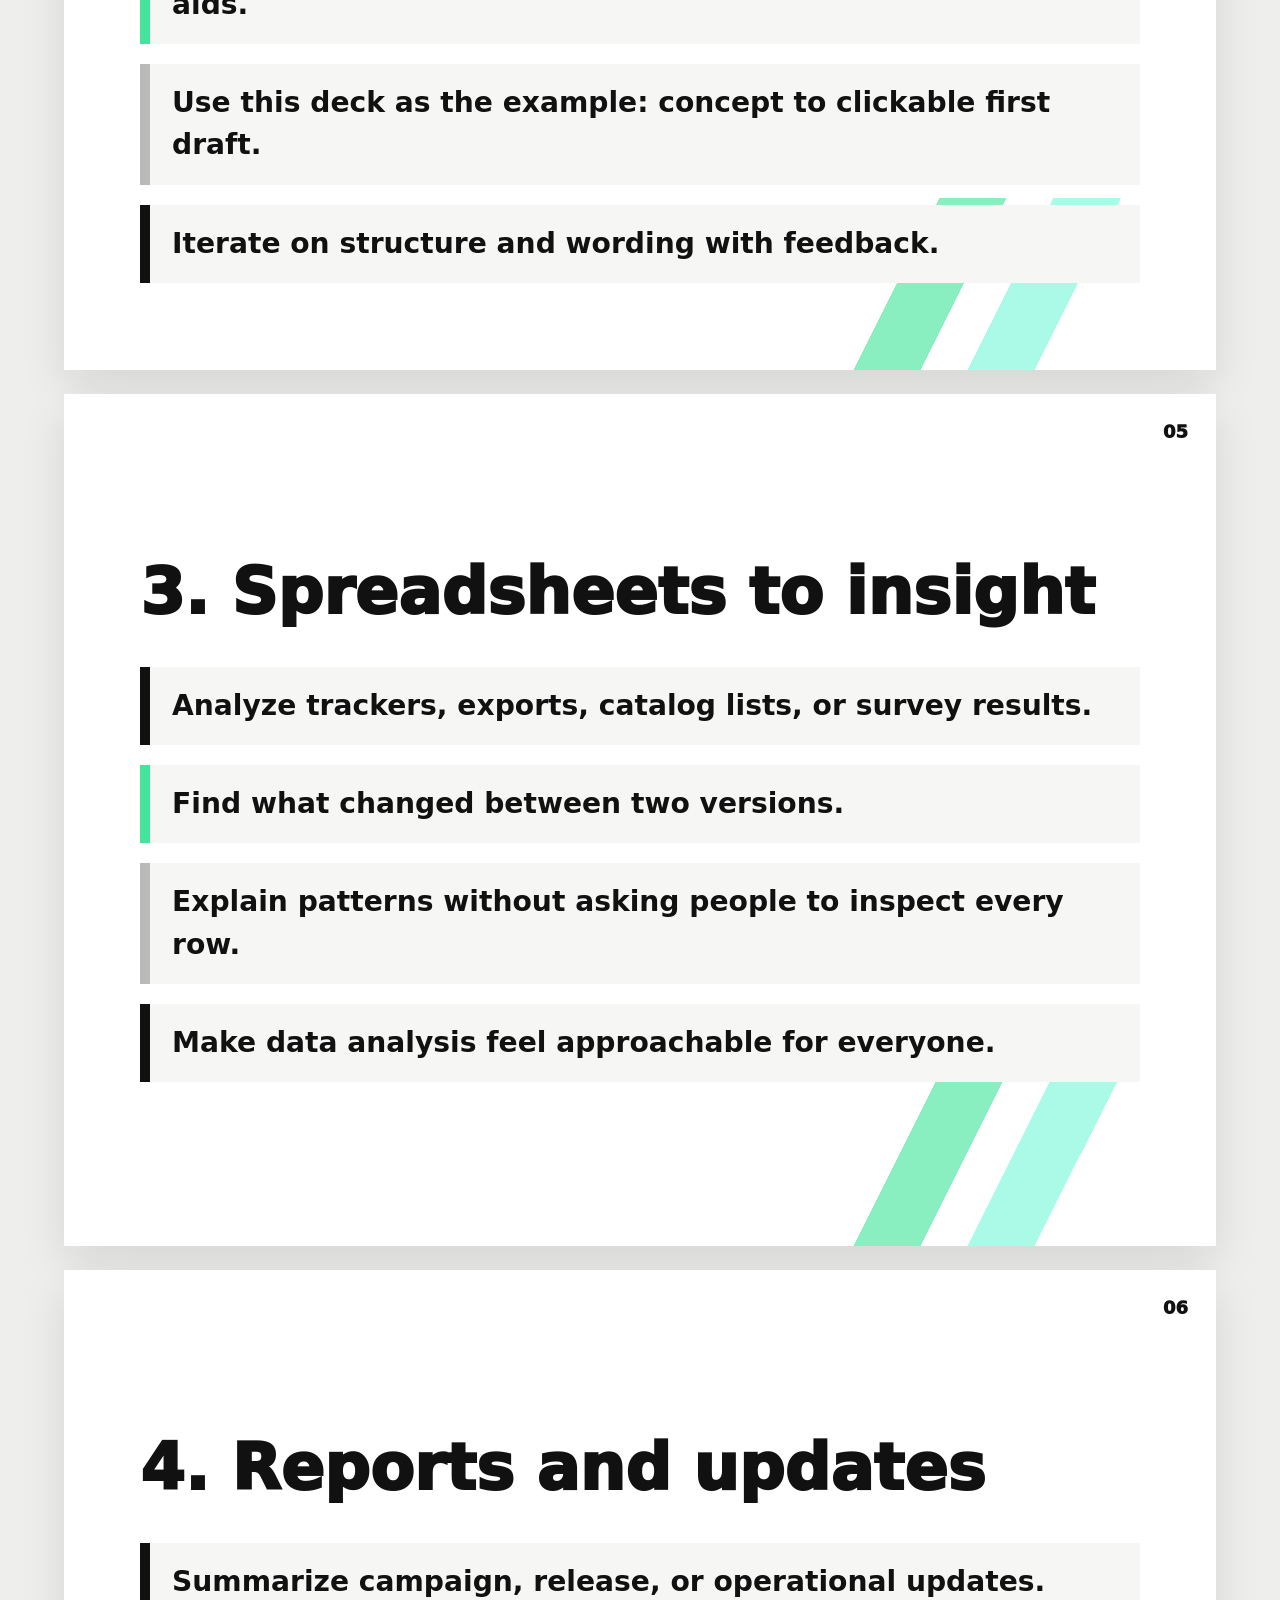
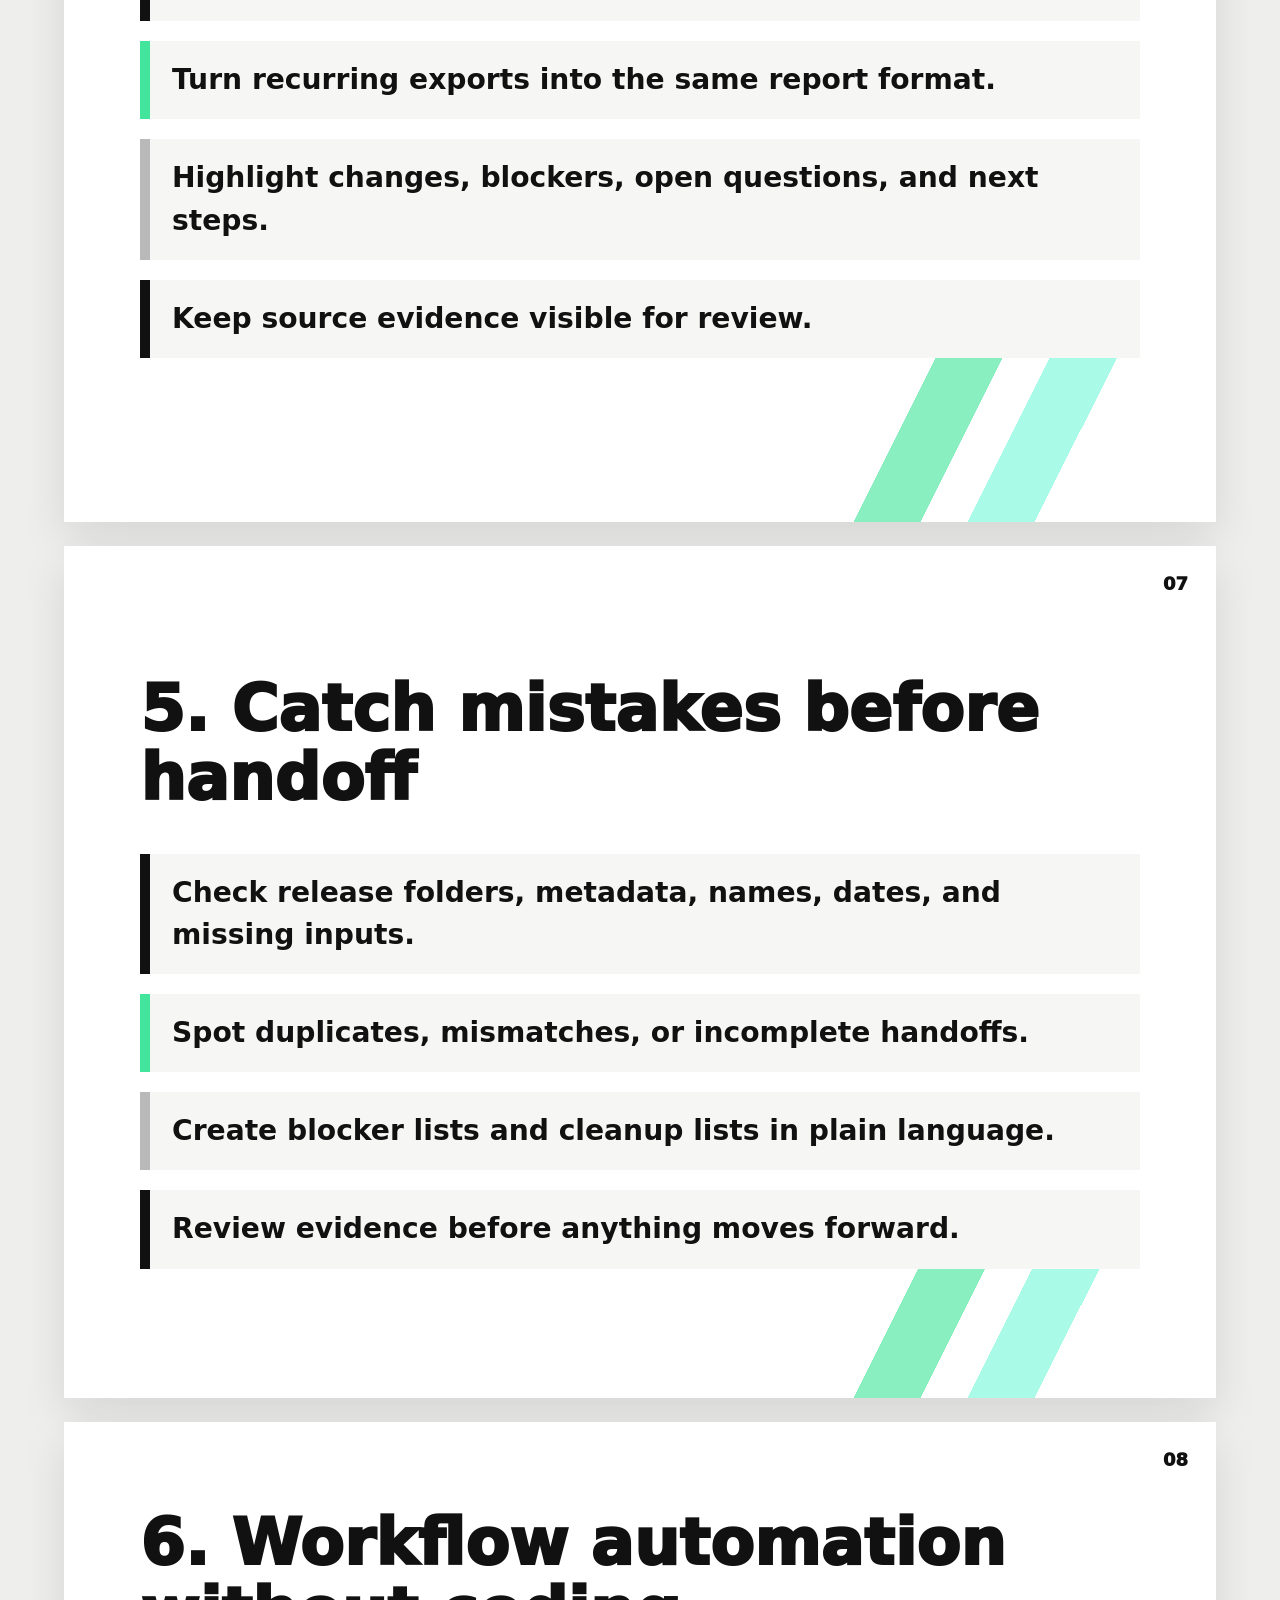
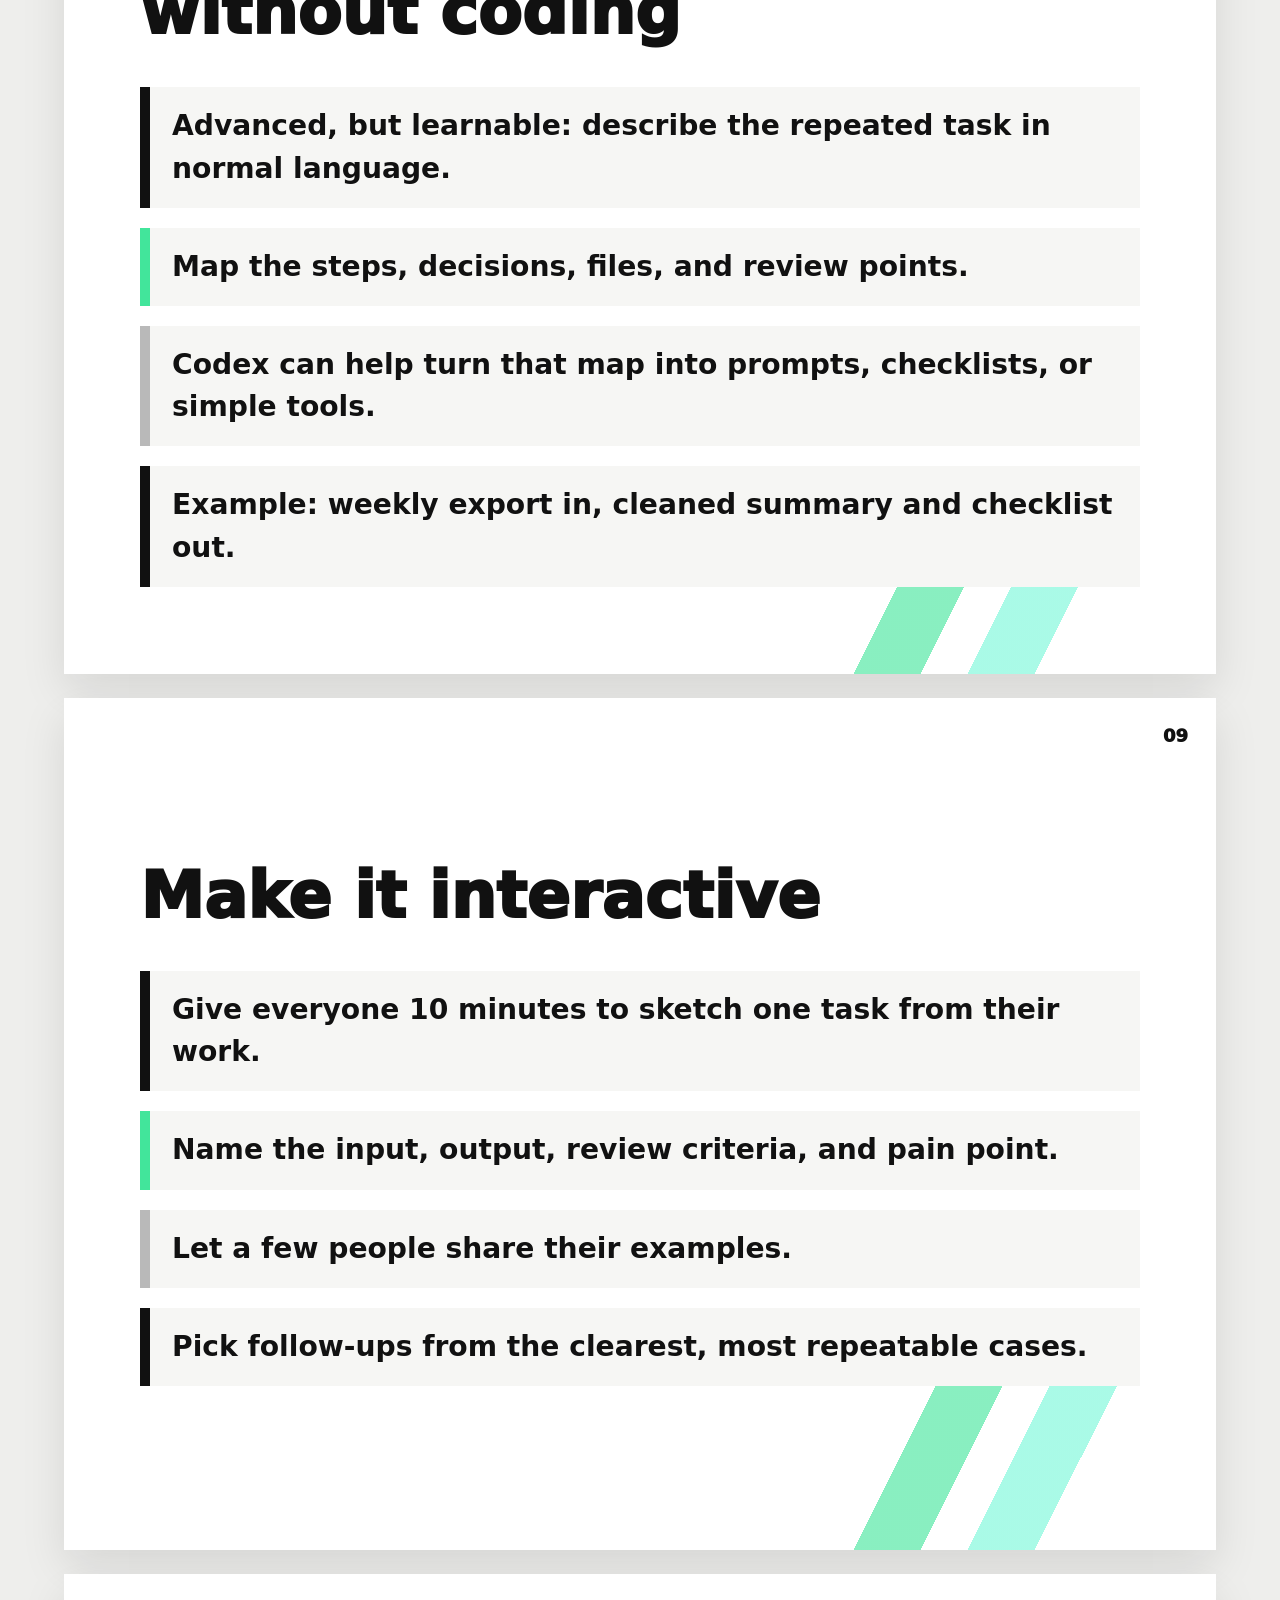
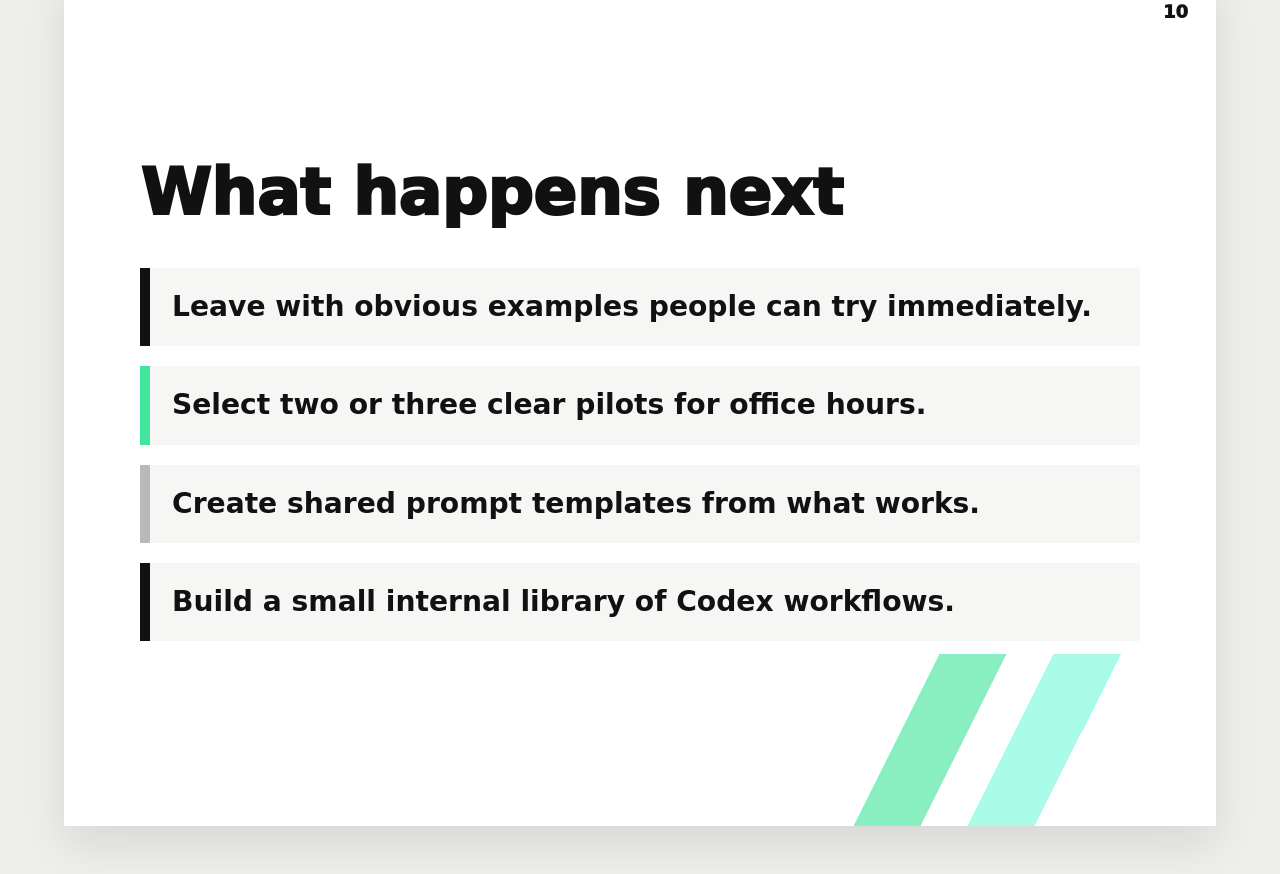
<file: facilitator-deck.html>
<!doctype html>
<html lang="en">
<head>
  <meta charset="utf-8">
  <meta name="viewport" content="width=device-width, initial-scale=1">
  <title>Facilitator Deck | Codex for Non-Developers</title>
  <link rel="stylesheet" href="styles.css">
</head>
<body class="deck-body">
  <header class="site-header">
    <nav class="nav">
      <a class="brand" href="index.html">Beats & Bytes // Codex Enablement</a>
      <div class="nav-links">
        <a href="index.html">Overview</a>
        <a href="codex-one-pager.html">One-Pager</a>
        <a href="codex-best-practices.html">Best Practices</a>
        <a href="who-we-are.html">Team</a>
      </div>
    </nav>
  </header>

  <main class="deck">
    <section class="slide">
      <span class="slide-number">01</span>
      <p class="eyebrow">Beats & Bytes workshop kickoff</p>
      <h1 class="slide-title">Codex for label teams</h1>
      <p class="lede">Obvious ways Codex can help before we dive into custom use cases.</p>
    </section>

    <section class="slide">
      <span class="slide-number">02</span>
      <h2>Start with obvious wins</h2>
      <p class="lede">The first workshop should not depend on stakeholders inventing perfect use cases on the spot.</p>
      <ul class="large-list">
        <li>Create slides and briefings from source material.</li>
        <li>Turn ideas, files, or workflows into interactive pages and flowcharts.</li>
        <li>Analyze data and summarize spreadsheets, reports, and recurring updates.</li>
        <li>Automate repeated checks and workflows.</li>
      </ul>
    </section>

    <section class="slide">
      <span class="slide-number">03</span>
      <h2>1. Slides and briefings</h2>
      <ul class="large-list">
        <li>Brainstorm by voice message or rough notes.</li>
        <li>Turn that raw thinking into a first draft of the slides.</li>
        <li>Create speaker notes and source references.</li>
        <li>Iterate on structure, tone, and visual hierarchy.</li>
      </ul>
    </section>

    <section class="slide">
      <span class="slide-number">04</span>
      <h2>2. Interactive pages and flowcharts</h2>
      <ul class="large-list">
        <li>Turn rough thinking into something people can click through.</li>
        <li>Make flowcharts, explainers, workshop pages, or decision aids.</li>
        <li>Use this deck as the example: concept to clickable first draft.</li>
        <li>Iterate on structure and wording with feedback.</li>
      </ul>
    </section>

    <section class="slide">
      <span class="slide-number">05</span>
      <h2>3. Spreadsheets to insight</h2>
      <ul class="large-list">
        <li>Analyze trackers, exports, catalog lists, or survey results.</li>
        <li>Find what changed between two versions.</li>
        <li>Explain patterns without asking people to inspect every row.</li>
        <li>Make data analysis feel approachable for everyone.</li>
      </ul>
    </section>

    <section class="slide">
      <span class="slide-number">06</span>
      <h2>4. Reports and updates</h2>
      <ul class="large-list">
        <li>Summarize campaign, release, or operational updates.</li>
        <li>Turn recurring exports into the same report format.</li>
        <li>Highlight changes, blockers, open questions, and next steps.</li>
        <li>Keep source evidence visible for review.</li>
      </ul>
    </section>

    <section class="slide">
      <span class="slide-number">07</span>
      <h2>5. Catch mistakes before handoff</h2>
      <ul class="large-list">
        <li>Check release folders, metadata, names, dates, and missing inputs.</li>
        <li>Spot duplicates, mismatches, or incomplete handoffs.</li>
        <li>Create blocker lists and cleanup lists in plain language.</li>
        <li>Review evidence before anything moves forward.</li>
      </ul>
    </section>

    <section class="slide">
      <span class="slide-number">08</span>
      <h2>6. Workflow automation without coding</h2>
      <ul class="large-list">
        <li>Advanced, but learnable: describe the repeated task in normal language.</li>
        <li>Map the steps, decisions, files, and review points.</li>
        <li>Codex can help turn that map into prompts, checklists, or simple tools.</li>
        <li>Example: weekly export in, cleaned summary and checklist out.</li>
      </ul>
    </section>

    <section class="slide">
      <span class="slide-number">09</span>
      <h2>Make it interactive</h2>
      <ul class="large-list">
        <li>Give everyone 10 minutes to sketch one task from their work.</li>
        <li>Name the input, output, review criteria, and pain point.</li>
        <li>Let a few people share their examples.</li>
        <li>Pick follow-ups from the clearest, most repeatable cases.</li>
      </ul>
    </section>

    <section class="slide">
      <span class="slide-number">10</span>
      <h2>What happens next</h2>
      <ul class="large-list">
        <li>Leave with obvious examples people can try immediately.</li>
        <li>Select two or three clear pilots for office hours.</li>
        <li>Create shared prompt templates from what works.</li>
        <li>Build a small internal library of Codex workflows.</li>
      </ul>
    </section>
  </main>
</body>
</html>
</file>
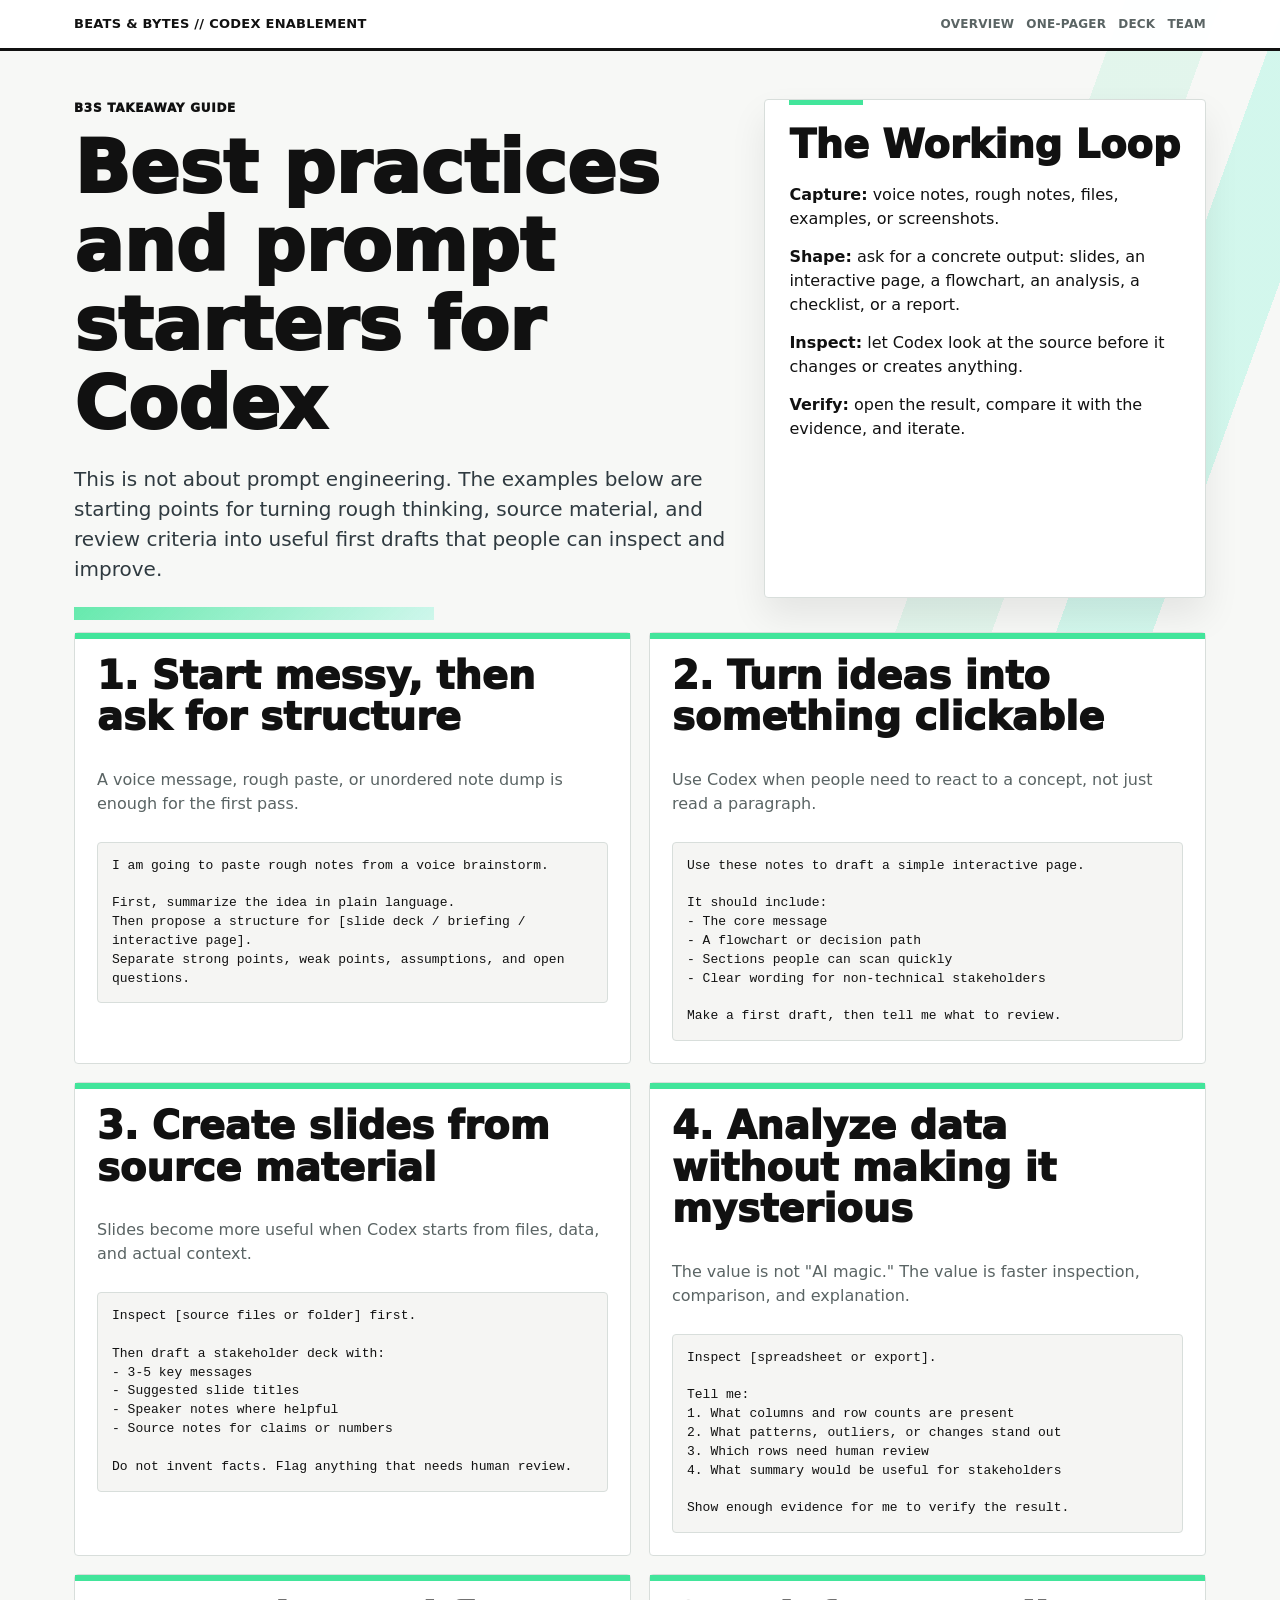
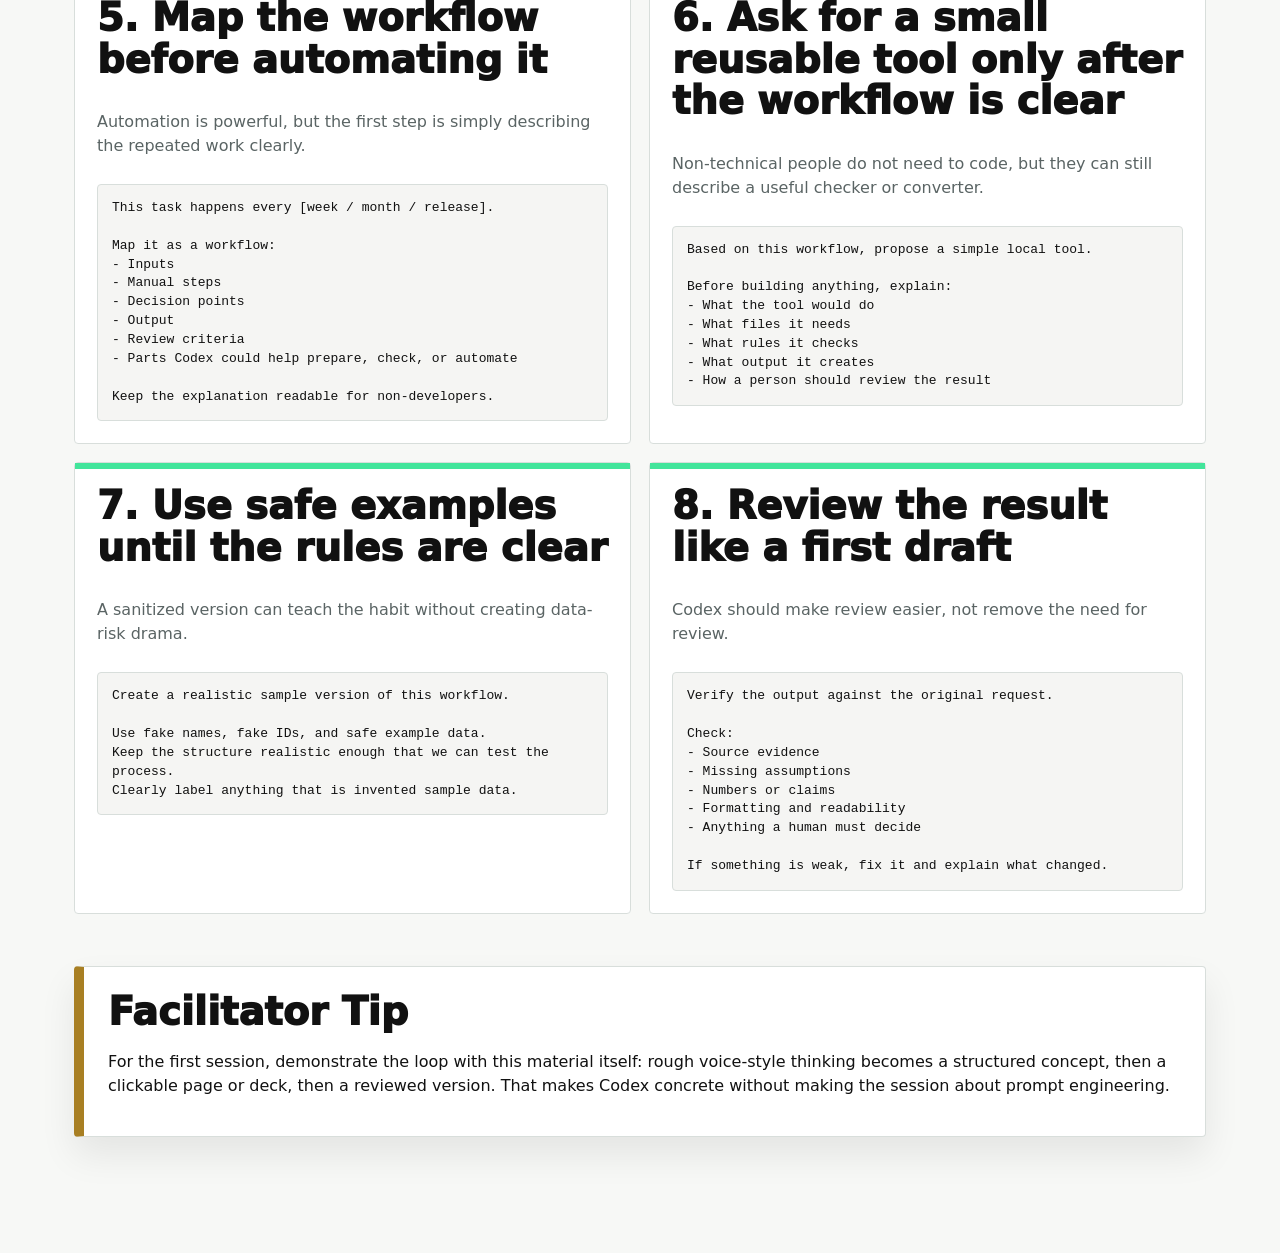
<file: prompt-cards.html>
<!doctype html>
<html lang="en">
<head>
  <meta charset="utf-8">
  <meta http-equiv="refresh" content="0; url=codex-best-practices.html">
  <meta name="viewport" content="width=device-width, initial-scale=1">
  <title>Best Practices | Codex for Non-Developers</title>
  <link rel="stylesheet" href="styles.css">
</head>
<body>
  <header class="site-header">
    <nav class="nav">
      <a class="brand" href="index.html">Beats & Bytes // Codex Enablement</a>
      <div class="nav-links">
        <a href="index.html">Overview</a>
        <a href="codex-best-practices.html">Best Practices</a>
        <a href="who-we-are.html">Team</a>
      </div>
    </nav>
  </header>

  <main class="shell">
    <section class="panel">
      <h1>Best Practices</h1>
      <p>This page moved to <a href="codex-best-practices.html">Codex best practices and prompt starters</a>.</p>
    </section>
  </main>
</body>
</html>
</file>
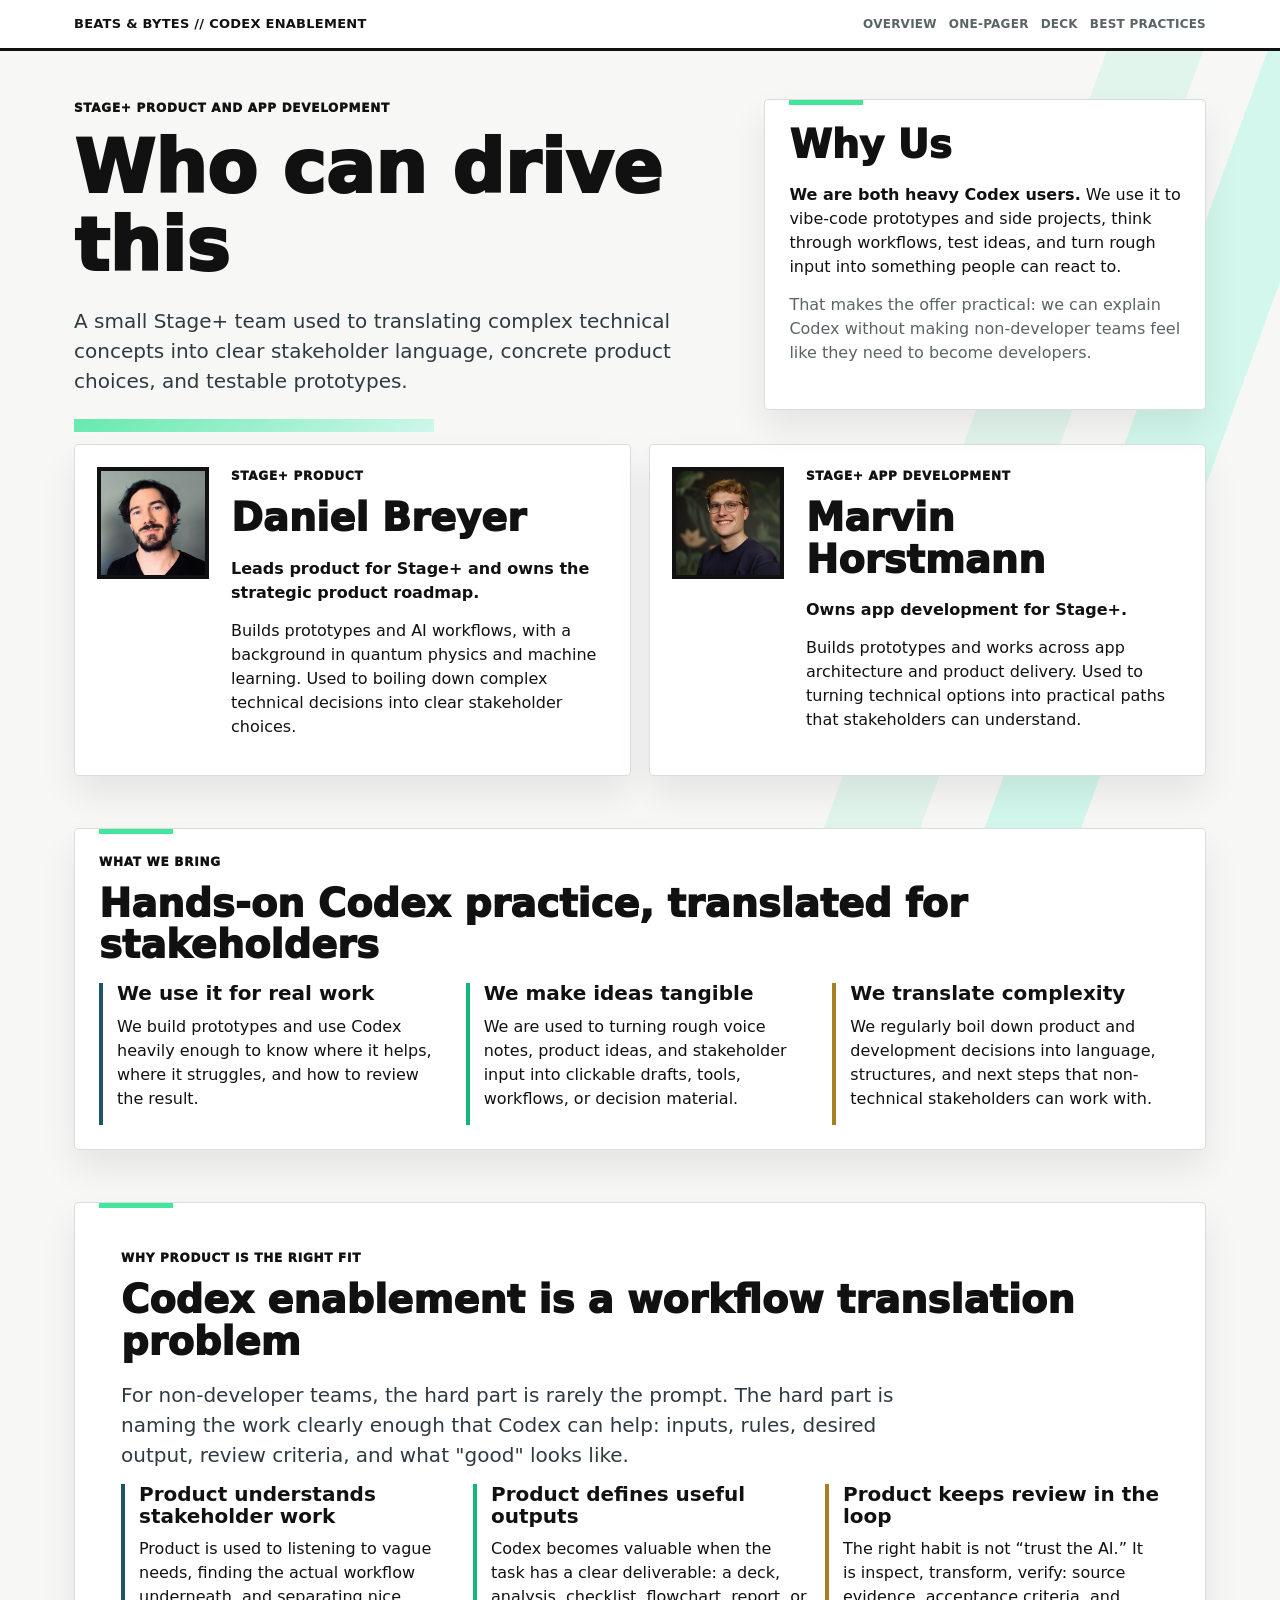
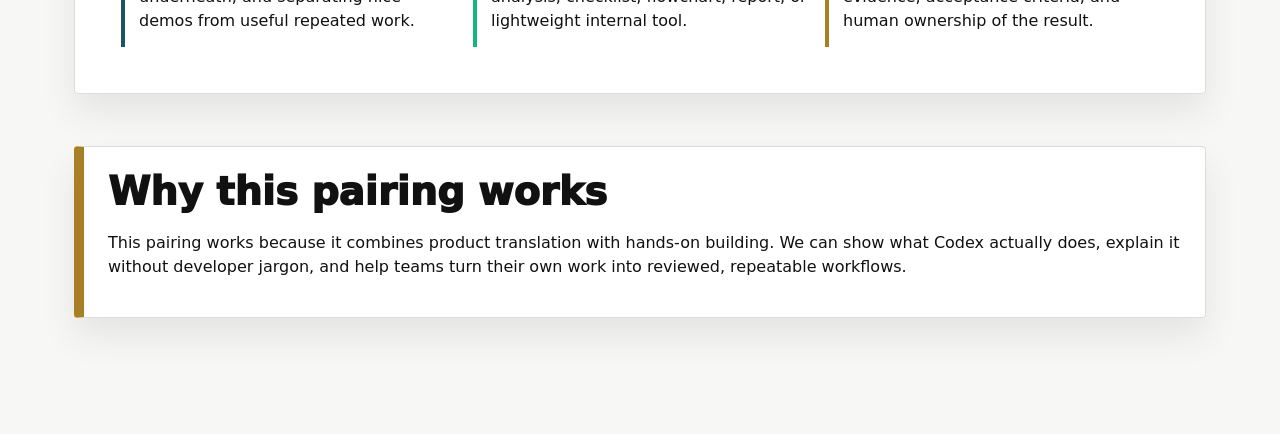
<file: who-we-are.html>
<!doctype html>
<html lang="en">
<head>
  <meta charset="utf-8">
  <meta name="viewport" content="width=device-width, initial-scale=1">
  <title>Who Can Drive This | Codex for Non-Developers</title>
  <link rel="stylesheet" href="styles.css">
</head>
<body>
  <header class="site-header">
    <nav class="nav">
      <a class="brand" href="index.html">Beats & Bytes // Codex Enablement</a>
      <div class="nav-links">
        <a href="index.html">Overview</a>
        <a href="codex-one-pager.html">One-Pager</a>
        <a href="facilitator-deck.html">Deck</a>
        <a href="codex-best-practices.html">Best Practices</a>
      </div>
    </nav>
  </header>

  <main class="shell">
    <section class="hero">
      <div>
        <p class="eyebrow">Stage+ product and app development</p>
        <h1>Who can drive this</h1>
        <p class="lede">A small Stage+ team used to translating complex technical concepts into clear stakeholder language, concrete product choices, and testable prototypes.</p>
      </div>
      <aside class="panel">
        <h2>Why Us</h2>
        <p><strong>We are both heavy Codex users.</strong> We use it to vibe-code prototypes and side projects, think through workflows, test ideas, and turn rough input into something people can react to.</p>
        <p class="quiet">That makes the offer practical: we can explain Codex without making non-developer teams feel like they need to become developers.</p>
      </aside>
    </section>

    <section class="people-grid">
      <article class="person-card">
        <img src="1622191195637.jpeg" alt="Daniel Breyer" class="person-photo">
        <div>
          <p class="eyebrow">Stage+ product</p>
          <h2>Daniel Breyer</h2>
          <p class="role-line">Leads product for Stage+ and owns the strategic product roadmap.</p>
          <p>Builds prototypes and AI workflows, with a background in quantum physics and machine learning. Used to boiling down complex technical decisions into clear stakeholder choices.</p>
        </div>
      </article>

      <article class="person-card">
        <img src="1750248583087.jpeg" alt="Marvin Horstmann" class="person-photo">
        <div>
          <p class="eyebrow">Stage+ app development</p>
          <h2>Marvin Horstmann</h2>
          <p class="role-line">Owns app development for Stage+.</p>
          <p>Builds prototypes and works across app architecture and product delivery. Used to turning technical options into practical paths that stakeholders can understand.</p>
        </div>
      </article>
    </section>

    <section class="section panel">
      <p class="eyebrow">What we bring</p>
      <h2>Hands-on Codex practice, translated for stakeholders</h2>
      <div class="grid three">
        <div class="principle">
          <h3>We use it for real work</h3>
          <p>We build prototypes and use Codex heavily enough to know where it helps, where it struggles, and how to review the result.</p>
        </div>
        <div class="principle">
          <h3>We make ideas tangible</h3>
          <p>We are used to turning rough voice notes, product ideas, and stakeholder input into clickable drafts, tools, workflows, or decision material.</p>
        </div>
        <div class="principle">
          <h3>We translate complexity</h3>
          <p>We regularly boil down product and development decisions into language, structures, and next steps that non-technical stakeholders can work with.</p>
        </div>
      </div>
    </section>

    <section class="section panel why-product">
      <p class="eyebrow">Why product is the right fit</p>
      <h2>Codex enablement is a workflow translation problem</h2>
      <p class="lede">For non-developer teams, the hard part is rarely the prompt. The hard part is naming the work clearly enough that Codex can help: inputs, rules, desired output, review criteria, and what "good" looks like.</p>

      <div class="grid three">
        <div class="principle">
          <h3>Product understands stakeholder work</h3>
          <p>Product is used to listening to vague needs, finding the actual workflow underneath, and separating nice demos from useful repeated work.</p>
        </div>
        <div class="principle">
          <h3>Product defines useful outputs</h3>
          <p>Codex becomes valuable when the task has a clear deliverable: a deck, analysis, checklist, flowchart, report, or lightweight internal tool.</p>
        </div>
        <div class="principle">
          <h3>Product keeps review in the loop</h3>
          <p>The right habit is not “trust the AI.” It is inspect, transform, verify: source evidence, acceptance criteria, and human ownership of the result.</p>
        </div>
      </div>
    </section>

    <section class="section callout gold">
      <h2>Why this pairing works</h2>
      <p>This pairing works because it combines product translation with hands-on building. We can show what Codex actually does, explain it without developer jargon, and help teams turn their own work into reviewed, repeatable workflows.</p>
    </section>
  </main>
</body>
</html>
</file>
<file: styles.css>
:root {
  --ink: #111111;
  --muted: #5a6464;
  --line: #d8dedb;
  --paper: #f7f8f6;
  --panel: #ffffff;
  --black: #111111;
  --mint: #42e59b;
  --mint-bright: #16f2bd;
  --mint-soft: #e7fff3;
  --mint-wash: #f1fff8;
  --gray: #e8e8e8;
  --gray-strong: #b9b9b9;
  --blue: #1e5468;
  --green: #13b779;
  --coral: #d45845;
  --gold: #a87f23;
  --lavender: #625589;
  --soft-blue: #edf6f7;
  --soft-green: #eafff4;
  --soft-coral: #f8ece9;
  --soft-gold: #f7f0dd;
  --shadow: 0 18px 36px rgba(17, 17, 17, 0.08);
}

* {
  box-sizing: border-box;
}

html {
  color: var(--ink);
  font-family: Inter, ui-sans-serif, system-ui, -apple-system, BlinkMacSystemFont, "Segoe UI", sans-serif;
  line-height: 1.5;
}

body {
  margin: 0;
  background: var(--paper);
  position: relative;
}

body::before {
  background:
    linear-gradient(110deg, transparent 0 70%, rgba(66, 229, 155, 0.11) 70% 76%, transparent 76% 100%),
    linear-gradient(110deg, transparent 0 80%, rgba(22, 242, 189, 0.16) 80% 86%, transparent 86% 100%);
  content: "";
  inset: 0;
  pointer-events: none;
  position: fixed;
  z-index: 0;
}

a {
  color: var(--black);
  text-decoration-thickness: 1px;
  text-underline-offset: 3px;
}

.site-header {
  background: rgba(255, 255, 255, 0.96);
  border-bottom: 3px solid var(--black);
  position: sticky;
  top: 0;
  z-index: 3;
}

.nav {
  align-items: center;
  display: flex;
  gap: 18px;
  justify-content: space-between;
  margin: 0 auto;
  max-width: 1180px;
  padding: 14px 24px;
}

.brand {
  color: var(--ink);
  font-size: 13px;
  font-weight: 900;
  letter-spacing: 0.02em;
  text-decoration: none;
  text-transform: uppercase;
}

.nav-links {
  align-items: center;
  display: flex;
  flex-wrap: wrap;
  gap: 12px;
  justify-content: flex-end;
}

.nav-links a {
  color: var(--muted);
  font-size: 12px;
  font-weight: 850;
  letter-spacing: 0.02em;
  text-decoration: none;
  text-transform: uppercase;
}

.nav-links a:hover {
  color: var(--black);
}

.shell {
  margin: 0 auto;
  max-width: 1180px;
  padding: 48px 24px 64px;
  position: relative;
  z-index: 1;
}

.hero {
  display: grid;
  gap: 28px;
  grid-template-columns: minmax(0, 1.2fr) minmax(300px, 0.8fr);
  margin-bottom: 34px;
  position: relative;
}

.hero::after {
  background: linear-gradient(135deg, rgba(66, 229, 155, 0.8), rgba(22, 242, 189, 0.18));
  border-radius: 0;
  bottom: -22px;
  content: "";
  height: 13px;
  left: 0;
  position: absolute;
  width: min(360px, 42vw);
}

.eyebrow {
  color: var(--black);
  font-size: 12px;
  font-weight: 950;
  letter-spacing: 0.06em;
  margin: 0 0 12px;
  text-transform: uppercase;
}

h1,
h2,
h3 {
  letter-spacing: 0;
  line-height: 1.08;
  text-transform: none;
}

h1 {
  font-family: "Arial Black", Impact, Inter, ui-sans-serif, system-ui, sans-serif;
  font-size: clamp(40px, 5.7vw, 82px);
  font-weight: 950;
  margin: 0 0 20px;
}

h2 {
  font-family: "Arial Black", Impact, Inter, ui-sans-serif, system-ui, sans-serif;
  font-size: clamp(26px, 3vw, 42px);
  font-weight: 950;
  margin: 0 0 18px;
}

h3 {
  font-size: 20px;
  font-weight: 900;
  margin: 0 0 10px;
}

p {
  margin: 0 0 14px;
}

.lede {
  color: #2f3a40;
  font-size: 20px;
  max-width: 780px;
}

.quiet {
  color: var(--muted);
}

.panel,
.artifact-card,
.callout,
.score-card,
.practice-card {
  background: var(--panel);
  border: 1px solid var(--line);
  border-radius: 4px;
  box-shadow: var(--shadow);
}

.panel {
  padding: 24px;
  position: relative;
}

.panel::before {
  background: var(--mint);
  content: "";
  height: 5px;
  left: 24px;
  position: absolute;
  top: 0;
  width: 74px;
}

.why-codex {
  background: linear-gradient(135deg, #ffffff 0%, #ffffff 66%, var(--mint-wash) 66%, var(--mint-wash) 100%);
  border-top: 6px solid var(--black);
  padding: clamp(28px, 5vw, 48px);
}

.use-case-grid {
  margin: 26px 0;
}

.use-case {
  background: #ffffff;
  border: 1px solid var(--line);
  border-left: 9px solid var(--mint);
  border-radius: 4px;
  padding: 20px;
}

.use-case:nth-child(2) {
  border-left-color: var(--black);
}

.use-case:nth-child(3) {
  border-left-color: var(--gray-strong);
}

.chatgpt-note {
  background: var(--black);
  border: 1px solid var(--black);
  border-radius: 4px;
  color: white;
  padding: 16px 18px;
}

.principle-list {
  display: grid;
  gap: 14px;
  margin-top: 18px;
}

.principle {
  border-left: 4px solid var(--blue);
  padding-left: 14px;
}

.principle:nth-child(2) {
  border-color: var(--green);
}

.principle:nth-child(3) {
  border-color: var(--gold);
}

.grid {
  display: grid;
  gap: 18px;
}

.grid.two {
  grid-template-columns: repeat(2, minmax(0, 1fr));
}

.grid.three {
  grid-template-columns: repeat(3, minmax(0, 1fr));
}

.artifact-grid {
  display: grid;
  gap: 18px;
  grid-template-columns: repeat(auto-fit, minmax(205px, 1fr));
  margin: 34px 0 42px;
}

.artifact-card {
  color: var(--ink);
  display: flex;
  flex-direction: column;
  min-height: 230px;
  padding: 22px;
  position: relative;
  text-decoration: none;
}

.artifact-card::before {
  background: var(--black);
  content: "";
  height: 7px;
  left: 0;
  position: absolute;
  top: 0;
  width: 100%;
}

.artifact-card:nth-child(2)::before {
  background: var(--mint);
}

.artifact-card:nth-child(3)::before {
  background: var(--gray-strong);
}

.artifact-card:nth-child(4)::before {
  background: linear-gradient(90deg, var(--mint), var(--black));
}

.artifact-card:nth-child(5)::before {
  background: var(--black);
}

.artifact-card:hover {
  border-color: var(--black);
  transform: translateY(-1px);
}

.artifact-card strong {
  display: block;
  font-size: 19px;
  margin-bottom: 10px;
}

.artifact-card span {
  color: var(--muted);
  font-size: 14px;
}

.people-grid {
  display: grid;
  gap: 18px;
  grid-template-columns: repeat(2, minmax(0, 1fr));
  margin: 34px 0 42px;
}

.person-card {
  background: var(--panel);
  border: 1px solid var(--line);
  border-radius: 4px;
  box-shadow: var(--shadow);
  display: grid;
  gap: 22px;
  grid-template-columns: 112px minmax(0, 1fr);
  padding: 22px;
}

.person-photo {
  aspect-ratio: 1;
  border: 4px solid var(--black);
  display: block;
  height: auto;
  object-fit: cover;
  width: 100%;
}

.role-line {
  color: var(--black);
  font-weight: 900;
}

.why-product {
  padding: clamp(28px, 5vw, 46px);
}

.tag {
  align-self: flex-start;
  border: 1px solid var(--black);
  border-radius: 999px;
  color: var(--black);
  font-size: 12px;
  font-weight: 900;
  margin-top: auto;
  padding: 5px 9px;
  text-transform: uppercase;
}

.section {
  margin: 52px 0;
}

.callout {
  border-left: 10px solid var(--mint);
  padding: 24px;
}

.callout.warning {
  border-left-color: var(--coral);
}

.callout.gold {
  border-left-color: var(--gold);
}

.rule {
  display: grid;
  gap: 18px;
  grid-template-columns: repeat(2, minmax(0, 1fr));
}

.rule-box {
  border-radius: 8px;
  padding: 22px;
}

.rule-box.chatgpt {
  background: var(--soft-blue);
}

.rule-box.codex {
  background: var(--soft-green);
}

.bullets {
  margin: 0;
  padding-left: 18px;
}

.bullets li {
  margin: 8px 0;
}

.timeline {
  counter-reset: step;
  display: grid;
  gap: 14px;
}

.timeline-step {
  background: var(--panel);
  border: 1px solid var(--line);
  border-radius: 4px;
  display: grid;
  gap: 8px;
  grid-template-columns: 56px minmax(0, 1fr);
  padding: 20px;
}

.timeline-step::before {
  align-items: center;
  background: var(--mint);
  border: 2px solid var(--black);
  border-radius: 0;
  color: var(--black);
  content: counter(step);
  counter-increment: step;
  display: flex;
  font-weight: 800;
  height: 38px;
  justify-content: center;
  width: 38px;
}

.source-note {
  border-top: 1px solid var(--line);
  color: var(--muted);
  font-size: 12px;
  margin-top: 48px;
  padding-top: 18px;
}

.deck-body {
  background: #eeeeec;
}

.deck {
  margin: 0 auto;
  max-width: 1200px;
  padding: 24px;
  position: relative;
  z-index: 1;
}

.slide {
  background: var(--panel);
  border: 0;
  border-radius: 0;
  box-shadow: 0 18px 42px rgba(17, 17, 17, 0.1);
  display: flex;
  flex-direction: column;
  justify-content: center;
  margin: 0 auto 24px;
  min-height: calc(100vh - 48px);
  overflow: hidden;
  padding: clamp(34px, 6vw, 76px);
  position: relative;
}

.slide::before {
  background:
    linear-gradient(108deg, transparent 0 17%, rgba(66, 229, 155, 0.78) 17% 27%, transparent 27% 34%, rgba(22, 242, 189, 0.46) 34% 44%, transparent 44% 100%);
  bottom: -48px;
  content: "";
  height: 220px;
  opacity: 0.8;
  position: absolute;
  right: -190px;
  transform: skewX(-10deg);
  width: 600px;
  z-index: 0;
}

.slide::after {
  display: none;
}

.slide > * {
  position: relative;
  z-index: 1;
}

.slide-number {
  color: var(--black);
  font-size: 18px;
  font-weight: 950;
  position: absolute;
  right: 28px;
  top: 24px;
}

.slide-title {
  font-size: clamp(48px, 7vw, 92px);
  max-width: 950px;
}

.slide h2 {
  font-size: clamp(34px, 5vw, 64px);
  max-width: 980px;
}

.slide .lede {
  font-size: clamp(21px, 2.5vw, 30px);
}

.large-list {
  display: grid;
  gap: 20px;
  margin: 22px 0 0;
  padding: 0;
}

.large-list li {
  background: #f6f6f4;
  border-left: 10px solid var(--black);
  border-radius: 0;
  display: block;
  font-size: clamp(20px, 2.2vw, 30px);
  font-weight: 800;
  padding: 18px 22px;
}

.large-list li:nth-child(2) {
  border-color: var(--mint);
}

.large-list li:nth-child(3) {
  border-color: var(--gray-strong);
}

.large-list li:nth-child(4) {
  border-color: var(--black);
}

.complete-kit .slide {
  gap: 18px;
  padding: 62px 72px;
}

.complete-kit .slide:not(.kit-cover):not(.toc-slide) {
  padding-top: 94px;
}

.complete-kit .slide-title {
  max-width: 1040px;
}

.complete-kit .jump-to-contents {
  border: 2px solid var(--black);
  border-radius: 999px;
  color: var(--black);
  display: inline-flex;
  font-size: 13px;
  font-weight: 900;
  letter-spacing: 0.02em;
  line-height: 1;
  padding: 9px 16px;
  position: absolute;
  right: 78px;
  text-transform: uppercase;
  top: 28px;
}

.kit-core,
.kit-two-column,
.prompt-pair,
.team-grid {
  display: grid;
  gap: 18px;
  grid-template-columns: repeat(2, minmax(0, 1fr));
  width: 100%;
}

.kit-core {
  margin-top: 20px;
  max-width: 980px;
}

.kit-core > div,
.kit-card,
.prompt-card,
.team-card,
.quote-panel,
.toc-card {
  background: #f6f6f4;
  border: 1px solid var(--line);
  border-left: 9px solid var(--black);
  padding: 18px 20px;
}

.kit-core > div:nth-child(2),
.kit-card:nth-child(2),
.prompt-card:nth-child(2),
.toc-card:nth-child(2) {
  border-left-color: var(--mint);
}

.kit-card:nth-child(3),
.toc-card:nth-child(3) {
  border-left-color: var(--gray-strong);
}

.kit-card:nth-child(4),
.toc-card:nth-child(4) {
  border-left-color: var(--black);
}

.kit-card h3,
.prompt-card h3,
.team-card h3,
.quote-panel h3,
.toc-card h3 {
  font-size: 22px;
  line-height: 1.15;
  margin: 0 0 8px;
}

.kit-card p,
.kit-card li,
.prompt-card p,
.team-card p,
.quote-panel p,
.toc-card p,
.kit-core p {
  color: #263238;
  font-size: 18px;
  line-height: 1.36;
  margin: 0;
}

.kit-card ul {
  margin: 0;
  padding-left: 20px;
}

.kit-card li + li {
  margin-top: 7px;
}

.toc-slide {
  justify-content: flex-start;
}

.toc-grid {
  display: grid;
  gap: 22px;
  grid-template-columns: repeat(2, minmax(0, 1fr));
  margin-top: 22px;
  width: 100%;
}

.toc-card {
  min-height: 142px;
}

.toc-card span {
  color: var(--mint);
  display: block;
  font-size: 16px;
  font-weight: 950;
  margin-bottom: 8px;
}

.section-divider {
  background: linear-gradient(135deg, #ffffff 0%, #ffffff 70%, var(--mint-wash) 70%, var(--mint-wash) 100%);
}

.quote-panel {
  max-width: 920px;
}

.dense-slide {
  justify-content: center;
}

.dense-slide h2,
.prompt-slide h2,
.team-slide h2 {
  font-size: clamp(34px, 4.4vw, 56px);
  max-width: 1080px;
}

.metric-strip,
.working-loop {
  display: grid;
  gap: 14px;
  grid-template-columns: repeat(3, minmax(0, 1fr));
  width: 100%;
}

.metric-strip {
  margin-top: 6px;
}

.working-loop {
  grid-template-columns: repeat(4, minmax(0, 1fr));
  margin-top: 12px;
}

.metric-strip div,
.working-loop div {
  background: #ffffff;
  border: 1px solid var(--line);
  border-top: 6px solid var(--mint);
  padding: 16px;
}

.metric-strip strong,
.working-loop strong {
  display: block;
  font-size: 18px;
  line-height: 1.15;
  margin-bottom: 8px;
}

.metric-strip span,
.working-loop span {
  color: var(--muted);
  display: block;
  font-size: 16px;
  line-height: 1.32;
}

.prompt-slide {
  justify-content: center;
}

.prompt-card {
  min-height: 430px;
}

.prompt-card code {
  background: #ffffff;
  border: 1px solid var(--line);
  color: #111111;
  display: block;
  font-family: ui-monospace, "SFMono-Regular", Consolas, monospace;
  font-size: 12.5px;
  line-height: 1.35;
  margin-top: 12px;
  padding: 13px;
  white-space: pre-wrap;
}

.team-card {
  align-items: flex-start;
  display: grid;
  gap: 20px;
  grid-template-columns: 160px minmax(0, 1fr);
  min-height: 390px;
}

.team-card img {
  aspect-ratio: 1;
  border: 4px solid var(--black);
  display: block;
  object-fit: cover;
  width: 160px;
}

.team-card .eyebrow {
  margin-bottom: 8px;
}

.pitch-deck .slide {
  padding: 66px 72px;
}

.pitch-deck .slide-title {
  max-width: 1040px;
}

.pitch-deck .lede {
  max-width: 980px;
}

.pitch-use-grid,
.pitch-steps,
.pitch-offer-grid {
  display: grid;
  gap: 16px;
  width: 100%;
}

.pitch-use-grid {
  grid-template-columns: repeat(3, minmax(0, 1fr));
}

.pitch-use-grid div,
.pitch-steps div,
.pitch-offer-grid div {
  background: #f6f6f4;
  border: 1px solid var(--line);
  border-left: 9px solid var(--black);
  padding: 18px 20px;
}

.pitch-use-grid div:nth-child(2),
.pitch-use-grid div:nth-child(5),
.pitch-steps div:nth-child(2),
.pitch-offer-grid div:nth-child(2) {
  border-left-color: var(--mint);
}

.pitch-use-grid div:nth-child(3),
.pitch-use-grid div:nth-child(6),
.pitch-steps div:nth-child(3),
.pitch-offer-grid div:nth-child(3) {
  border-left-color: var(--gray-strong);
}

.pitch-use-grid strong,
.pitch-steps strong {
  display: block;
  font-size: 22px;
  line-height: 1.15;
  margin-bottom: 8px;
}

.pitch-use-grid span,
.pitch-steps p,
.pitch-offer-grid p {
  color: #263238;
  display: block;
  font-size: 18px;
  line-height: 1.34;
  margin: 0;
}

.pitch-steps {
  grid-template-columns: repeat(4, minmax(0, 1fr));
}

.pitch-steps span {
  color: var(--mint);
  display: block;
  font-size: 16px;
  font-weight: 950;
  margin-bottom: 10px;
}

.pitch-offer-grid {
  grid-template-columns: repeat(3, minmax(0, 1fr));
}

.pitch-offer-grid h3 {
  font-size: 23px;
  line-height: 1.16;
  margin: 0 0 10px;
}

.pitch-close {
  background: var(--black);
  color: #ffffff;
  font-size: 24px;
  font-weight: 900;
  margin-top: 2px;
  padding: 18px 22px;
  width: 100%;
}

.vp-team-slide h2 {
  margin-bottom: 10px;
}

.vp-team-grid {
  display: grid;
  gap: 18px;
  grid-template-columns: repeat(2, minmax(0, 1fr));
  width: 100%;
}

.vp-person-card {
  background: #f6f6f4;
  border: 1px solid var(--line);
  border-left: 9px solid var(--black);
  display: grid;
  gap: 18px;
  grid-template-columns: 128px minmax(0, 1fr);
  min-height: 258px;
  padding: 18px 20px;
}

.vp-person-card:nth-child(2) {
  border-left-color: var(--mint);
}

.vp-person-card img {
  aspect-ratio: 1;
  border: 4px solid var(--black);
  display: block;
  object-fit: cover;
  width: 128px;
}

.vp-person-card h3 {
  font-size: 25px;
  line-height: 1.1;
  margin: 0 0 10px;
}

.vp-person-card p {
  color: #263238;
  font-size: 17px;
  line-height: 1.32;
  margin: 0 0 8px;
}

.vp-person-card .eyebrow {
  color: var(--black);
  margin-bottom: 8px;
}

.vp-team-slide .pitch-close {
  font-size: 21px;
}

.matrix {
  display: grid;
  gap: 14px;
  grid-template-columns: repeat(2, minmax(0, 1fr));
  margin-top: 26px;
}

.matrix-cell {
  border: 1px solid var(--line);
  border-radius: 4px;
  min-height: 170px;
  padding: 22px;
}

.worksheet {
  background: white;
}

.page {
  background: white;
  border-top: 8px solid var(--black);
  margin: 0 auto 24px;
  max-width: 980px;
  min-height: 1120px;
  padding: 48px;
  position: relative;
}

.page::after {
  background: var(--mint);
  bottom: 24px;
  content: "";
  height: 18px;
  position: absolute;
  right: 48px;
  width: 18px;
}

.field-grid {
  display: grid;
  gap: 14px;
  grid-template-columns: repeat(2, minmax(0, 1fr));
}

.field,
.wide-field {
  border: 1px solid var(--line);
  border-radius: 4px;
  min-height: 92px;
  padding: 12px;
}

.wide-field {
  grid-column: 1 / -1;
  min-height: 132px;
}

.field label,
.wide-field label {
  color: var(--black);
  display: block;
  font-size: 12px;
  font-weight: 800;
  letter-spacing: 0.06em;
  text-transform: uppercase;
}

.write-line {
  border-bottom: 1px solid var(--line);
  height: 31px;
}

table {
  border-collapse: collapse;
  margin: 18px 0;
  width: 100%;
}

th,
td {
  border: 1px solid var(--line);
  padding: 10px;
  text-align: left;
  vertical-align: top;
}

th {
  background: var(--black);
  color: white;
  font-size: 13px;
}

.score-card {
  padding: 18px;
}

.practice-grid {
  display: grid;
  gap: 18px;
  grid-template-columns: repeat(2, minmax(0, 1fr));
}

.practice-card {
  box-shadow: none;
  display: flex;
  flex-direction: column;
  gap: 12px;
  min-height: 300px;
  padding: 22px;
  position: relative;
}

.practice-card::before {
  background: var(--mint);
  content: "";
  height: 6px;
  left: 0;
  position: absolute;
  top: 0;
  width: 100%;
}

.practice-card code {
  background: #f5f5f3;
  border: 1px solid var(--line);
  border-radius: 4px;
  color: var(--black);
  display: block;
  font-family: ui-monospace, SFMono-Regular, Menlo, Monaco, Consolas, "Liberation Mono", monospace;
  font-size: 13px;
  line-height: 1.45;
  padding: 14px;
  white-space: pre-wrap;
}

.metric-row {
  display: grid;
  gap: 14px;
  grid-template-columns: repeat(3, minmax(0, 1fr));
}

.metric {
  background: var(--soft-gold);
  border-radius: 4px;
  padding: 18px;
}

.metric:nth-child(2) {
  background: var(--soft-green);
}

.metric:nth-child(3) {
  background: var(--soft-coral);
}

@media (max-width: 900px) {
  .hero,
  .grid.two,
  .grid.three,
  .artifact-grid,
  .rule,
  .matrix,
  .field-grid,
  .practice-grid,
  .people-grid,
  .metric-row {
    grid-template-columns: 1fr;
  }

  .person-card {
    grid-template-columns: 96px minmax(0, 1fr);
  }

  .nav {
    align-items: flex-start;
    flex-direction: column;
  }

  .artifact-card {
    min-height: 190px;
  }
}

@media (max-width: 560px) {
  .person-card {
    grid-template-columns: 1fr;
  }

  .person-photo {
    max-width: 120px;
  }
}

@media print {
  @page {
    size: 16in 9in;
    margin: 0;
  }

  html,
  body {
    margin: 0;
    width: 16in;
    -webkit-print-color-adjust: exact;
    print-color-adjust: exact;
  }

  .site-header {
    display: none;
  }

  body::before {
    display: none;
  }

  body,
  .deck-body {
    background: white;
  }

  .shell,
  .deck {
    max-width: none;
    padding: 0;
  }

  .slide,
  .page {
    border: 0;
    border-radius: 0;
    box-shadow: none;
    break-after: page;
    height: 9in;
    margin: 0;
    min-height: 9in;
    page-break-after: always;
    width: 16in;
  }

  .slide:last-child,
  .page:last-child {
    break-after: auto;
    page-break-after: auto;
  }

  .artifact-card,
  .panel,
  .callout,
  .practice-card,
  .person-card {
    box-shadow: none;
  }
}
</file>
